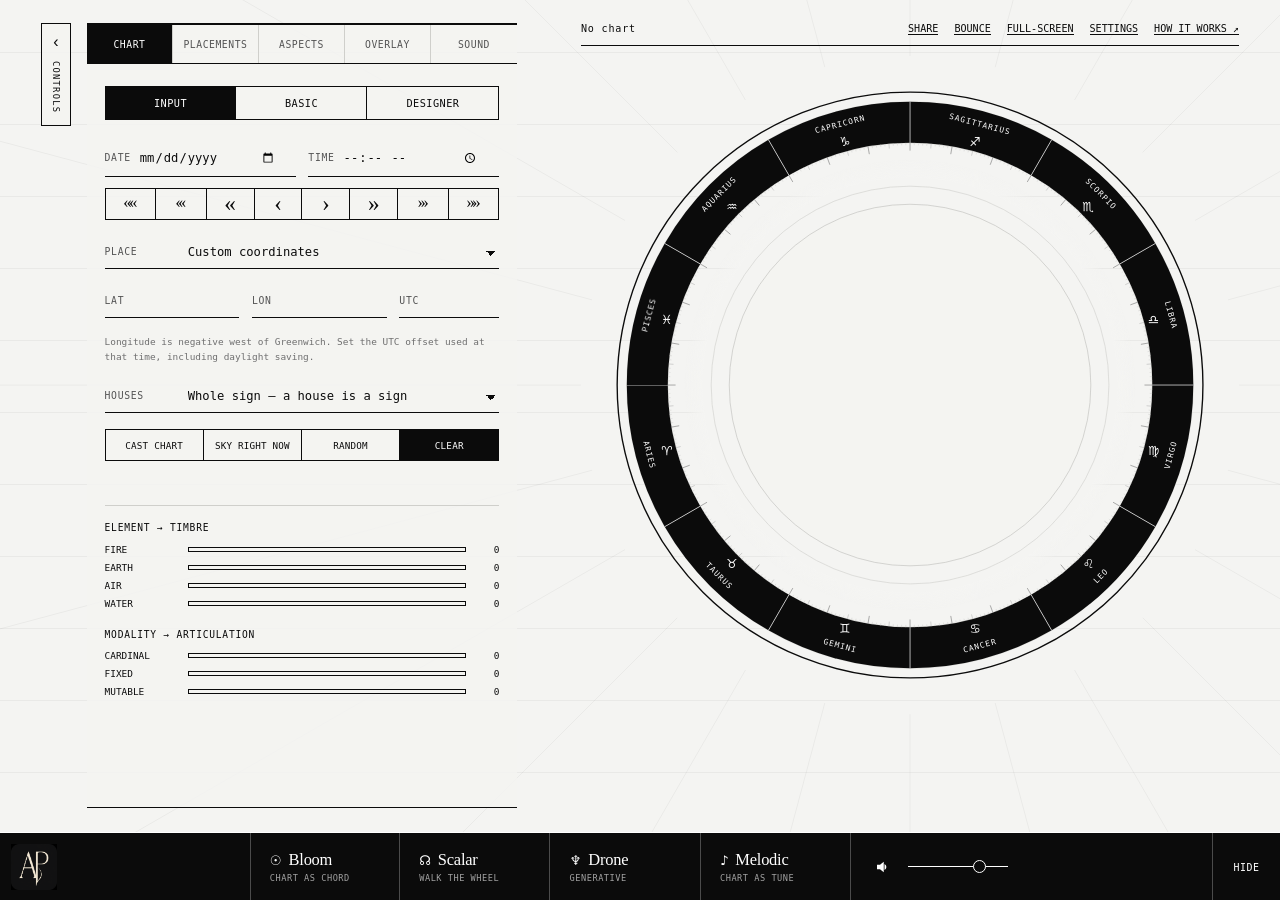
<file: index.html>
<!DOCTYPE html>
<html lang="en">
<head>
  <meta charset="utf-8">
  <meta name="viewport" content="width=device-width, initial-scale=1, viewport-fit=cover">
  <title>AstroPitch</title>
  <meta name="description" content="A natal chart synthesiser. Chromatic mode locks each sign to one note; Gliss mode lets exact degree set continuous pitch. House sets gesture and element sets timbre.">
  <link rel="manifest" href="manifest.json">
  <meta name="theme-color" id="themeColorMeta" content="#f4f4f2">
  <link rel="apple-touch-icon" href="apple-touch-icon.png">
  <meta name="apple-mobile-web-app-capable" content="yes">
  <meta name="apple-mobile-web-app-status-bar-style" content="black-translucent">
  <meta name="apple-mobile-web-app-title" content="AstroPitch">
  <script>
    try {
      if (localStorage.getItem('astropitch.theme') === 'dark') {
        document.documentElement.dataset.theme = 'dark';
        document.getElementById('themeColorMeta').content = '#0b0b0b';
      }
      // Keep this query string identical to MODE_QUERY in src/ui/app.js — a
      // mismatch would flash the wrong layout before the module takes over.
      var modeOverride = localStorage.getItem('astropitch.layoutMode');
      var wantsMobile = modeOverride
        ? modeOverride === 'mobile'
        : window.matchMedia('(max-width: 760px), (pointer: coarse)').matches;
      document.documentElement.dataset.mode = wantsMobile ? 'mobile' : 'desktop';

      // Chart is the tab marked active in the markup below. Restoring any
      // other tab here, before that markup paints, avoids a flash back to
      // Chart when app.js swaps the classes over a moment later.
      var savedTab = localStorage.getItem('astropitch.activeTab');
      if (['placements', 'aspects', 'overlay', 'sound'].indexOf(savedTab) !== -1) {
        document.documentElement.dataset.activeTab = savedTab;
      }
    } catch { /* The default desktop layout still works when storage is unavailable. */ }
  </script>
  <link rel="stylesheet" href="src/styles.css">
  <link rel="icon" type="image/png" href="favicon.png?v=8">
</head>
<body>
  <canvas id="stars" aria-hidden="true"></canvas>

  <main class="stage" id="stage">
    <button
      type="button"
      class="side-rail"
      id="sideToggle"
      aria-controls="sidePanel"
      aria-expanded="true"
      aria-label="Hide the controls panel"
      title="Hide the controls — wider wheel">
      <span class="side-rail-icon" aria-hidden="true">‹</span>
      <span class="side-rail-label" aria-hidden="true">Controls</span>
    </button>

    <section class="wheel-panel">
      <div class="wheel-kicker">
        <span class="chart-label" id="chartLabel" aria-live="polite">Chart</span>
        <div class="wheel-actions">
          <button class="chart-help" id="shareBtn" title="Save or share this chart as an image">Share</button>
          <button class="chart-help" id="bounceBtn" title="Render Bloom or Scalar to an audio file">Bounce</button>
          <button class="chart-help" id="fullscreenBtn" aria-pressed="false" title="Enter full-screen (F)">Full-screen</button>
          <button class="chart-help" id="settingsBtn" aria-haspopup="dialog">Settings</button>
          <button class="chart-help" id="aboutBtn" aria-haspopup="dialog">How it works ↗</button>
        </div>
      </div>
      <div class="wheel-holder" id="wheelHolder"></div>

      <div class="readout" id="readout" aria-live="polite">
        <p class="readout-hint">Select any sign, planet, or aspect to read and hear it.</p>
      </div>
    </section>

    <aside class="side" id="sidePanel">
      <button type="button" class="sheet-handle" id="sheetHandle" aria-label="Resize the controls panel">
        <span class="sheet-handle-grip" aria-hidden="true"></span>
      </button>
      <nav class="tabs" role="tablist" aria-label="Chart controls">
        <button type="button" role="tab" class="tab is-active" id="tab-chart" data-tab="chart" aria-selected="true" aria-controls="panel-chart">Chart</button>
        <button type="button" role="tab" class="tab" id="tab-placements" data-tab="placements" aria-selected="false" aria-controls="panel-placements" tabindex="-1">Placements</button>
        <button type="button" role="tab" class="tab" id="tab-aspects" data-tab="aspects" aria-selected="false" aria-controls="panel-aspects" tabindex="-1">Aspects</button>
        <button type="button" role="tab" class="tab" id="tab-overlay" data-tab="overlay" aria-selected="false" aria-controls="panel-overlay" tabindex="-1">Overlay</button>
        <button type="button" role="tab" class="tab" id="tab-sound" data-tab="sound" aria-selected="false" aria-controls="panel-sound" tabindex="-1">Sound</button>
      </nav>

      <section class="tabpanel is-active" id="panel-chart" role="tabpanel" aria-labelledby="tab-chart" tabindex="0" data-panel="chart">
        <div class="seg" role="group" aria-label="Chart source">
          <button class="seg-btn is-active" data-source="birth">Input</button>
          <button class="seg-btn" data-source="signs">Basic</button>
          <button class="seg-btn" data-source="designer">Designer</button>
        </div>

        <form id="birthForm" class="form">
          <div class="field-row">
            <label class="field">
              <span>Date</span>
              <input type="date" id="birthDate" required>
            </label>
            <label class="field">
              <span>Time</span>
              <input type="time" id="birthTime" required>
            </label>
          </div>

          <div class="time-stepper" role="group" aria-label="Change chart date and time">
            <button type="button" class="step-month" id="monthBackBtn" title="Previous month" aria-label="Previous month">««</button>
            <button type="button" class="step-day" id="dayBackBtn" title="Previous day" aria-label="Previous day">‹‹‹</button>
            <button type="button" class="step-hour" id="hourBackBtn" title="Previous hour" aria-label="Previous hour">«</button>
            <button type="button" class="step-minute" id="minuteBackBtn" title="Previous minute" aria-label="Previous minute">‹</button>
            <button type="button" class="step-minute" id="minuteForwardBtn" title="Next minute" aria-label="Next minute">›</button>
            <button type="button" class="step-hour" id="hourForwardBtn" title="Next hour" aria-label="Next hour">»</button>
            <button type="button" class="step-day" id="dayForwardBtn" title="Next day" aria-label="Next day">›››</button>
            <button type="button" class="step-month" id="monthForwardBtn" title="Next month" aria-label="Next month">»»</button>
          </div>

          <label class="field">
            <span>Place</span>
            <select id="placePreset"></select>
          </label>

          <div class="field-row">
            <label class="field">
              <span>Lat<span class="sr-only">itude</span></span>
              <input type="number" id="lat" step="0.001" min="-90" max="90">
            </label>
            <label class="field">
              <span>Lon<span class="sr-only">gitude</span></span>
              <input type="number" id="lon" step="0.001" min="-180" max="180">
            </label>
            <label class="field narrow">
              <span>UTC<span class="sr-only"> offset</span></span>
              <input type="number" id="utcOffset" step="0.5" min="-12" max="14">
            </label>
          </div>

          <p class="note">
            Longitude is negative west of Greenwich. Set the UTC offset used at
            that time, including daylight saving.
          </p>

          <label class="field">
            <span>Houses</span>
            <select id="houseSystem">
              <option value="placidus">Placidus — divided by semi-arc</option>
              <option value="whole" selected>Whole sign — a house is a sign</option>
              <option value="equal">Equal — 30° from the Ascendant</option>
            </select>
          </label>

          <div class="seg chart-source-seg" role="group" aria-label="Chart to display">
            <button type="submit" class="seg-btn is-active" id="castBtn">Cast chart</button>
            <button type="button" class="seg-btn" id="nowBtn">Sky right now</button>
            <button type="button" class="seg-btn" id="randomBtn">Random</button>
            <button type="button" class="seg-btn" id="clearChartBtn">Clear</button>
          </div>
        </form>

        <form id="signsForm" class="form is-hidden">
          <div id="signPickers" class="sign-pickers"></div>
          <div class="seg" role="group" aria-label="Basic chart actions">
            <button type="submit" class="seg-btn" id="signsRevertBtn">Revert chart</button>
            <button type="button" class="seg-btn" id="randomSignsBtn">Random</button>
            <button type="button" class="seg-btn" id="signsAllOffBtn">All off</button>
            <button type="button" class="seg-btn" id="signsAllOnBtn">All on</button>
          </div>
        </form>

        <form id="designerForm" class="form is-hidden">
          <p class="note">
            Drag bodies to shape the chord. Drag any direction label to turn
            the sky; click it to reveal its aspects.
          </p>
          <label class="designer-lock">
            <input type="checkbox" id="lockBodies">
            <span>Lock bodies</span>
            <small>Rotate planets with the sky</small>
          </label>
          <div id="designerList" class="designer-list"></div>
          <div class="seg" role="group" aria-label="Designer chart actions">
            <button type="button" class="seg-btn" id="designerResetBtn">Revert chart</button>
            <button type="button" class="seg-btn" id="designerRandomBtn">Random</button>
            <button type="button" class="seg-btn" id="designerAllOffBtn">All off</button>
            <button type="button" class="seg-btn" id="designerAllOnBtn">All on</button>
          </div>
        </form>

        <div class="balance" id="balance"></div>
      </section>

      <section class="tabpanel" id="panel-placements" role="tabpanel" aria-labelledby="tab-placements" tabindex="0" data-panel="placements">
        <p class="panel-lede">
          Click a row to hear that body's sound.
        </p>
        <div class="table-wrap">
          <table class="data" id="placementsTable">
            <thead>
              <tr><th>Body</th><th>Position</th><th>Ho.</th><th>Pitch</th></tr>
            </thead>
            <tbody></tbody>
          </table>
        </div>
      </section>

      <section class="tabpanel" id="panel-aspects" role="tabpanel" aria-labelledby="tab-aspects" tabindex="0" data-panel="aspects">
        <p class="panel-lede">
        Click to hear the harmony of an aspect.
        </p>
        <div class="table-wrap">
          <table class="data" id="aspectsTable">
            <thead>
              <tr><th>Pair</th><th>Aspect</th><th>Interval</th><th>Orb</th></tr>
            </thead>
            <tbody></tbody>
          </table>
        </div>
      </section>

      <section class="tabpanel" id="panel-overlay" role="tabpanel" aria-labelledby="tab-overlay" tabindex="0" data-panel="overlay">
        <p class="panel-lede">
          Overlay another chart to hear synastry.
        </p>

        <div class="seg" role="group" aria-label="Overlay against">
          <button class="seg-btn is-active" data-overlay="sky">sky</button>
          <button class="seg-btn" data-overlay="person">input</button>
        </div>

        <form id="skyForm" class="form">
          <p class="note">
            The sky uses the chart's place. Refresh to hear the transit move.
          </p>
          <div class="form-actions">
            <button type="submit" class="primary" id="skyOverlayBtn">Overlay the sky</button>
          </div>
        </form>

        <form id="partnerForm" class="form is-hidden">
          <div class="field-row">
            <label class="field">
              <span>Date</span>
              <input type="date" id="bDate">
            </label>
            <label class="field">
              <span>Time</span>
              <input type="time" id="bTime">
            </label>
          </div>

          <label class="field">
            <span>Place</span>
            <select id="bPlacePreset"></select>
          </label>

          <div class="field-row">
            <label class="field">
              <span>Lat<span class="sr-only">itude</span></span>
              <input type="number" id="bLat" step="0.001" min="-90" max="90">
            </label>
            <label class="field">
              <span>Lon<span class="sr-only">gitude</span></span>
              <input type="number" id="bLon" step="0.001" min="-180" max="180">
            </label>
            <label class="field narrow">
              <span>UTC<span class="sr-only"> offset</span></span>
              <input type="number" id="bUtcOffset" step="0.5" min="-12" max="14">
            </label>
          </div>

          <div class="form-actions">
            <button type="submit" class="primary" id="partnerOverlayBtn">Overlay Secondary Chart</button>
            <button type="button" class="ghost" id="bRandomBtn">Random</button>
          </div>
        </form>

        <div class="verdict" id="verdict"></div>

        <div class="table-wrap">
          <table class="data" id="contactsTable">
            <thead>
              <tr><th>Contact</th><th>Aspect</th><th>Interval</th><th>Orb</th></tr>
            </thead>
            <tbody></tbody>
          </table>
        </div>
      </section>

      <section class="tabpanel" id="panel-sound" role="tabpanel" aria-labelledby="tab-sound" tabindex="0" data-panel="sound">
        <div class="control-block">
          <label class="field">
            <span>Temperament</span>
            <select id="temperament"></select>
          </label>
          <p class="note" id="temperamentNote"></p>
        </div>

        <div class="control-block">
          <label class="field">
            <span>Reference A — <output id="refAOut">432</output> Hz</span>
            <input type="range" id="refA" min="392" max="466" step="1" value="432">
          </label>
          <p class="note">
            In Chromatic mode, each sign locks to one note in a twelve-tone
            chromatic scale. In Gliss mode, the pitch center of Aries is the
            reference A (default = 432 hz).
          </p>
        </div>

        <div class="control-block">
          <label class="field">
            <span>Tempo — <output id="tempoOut">120</output> BPM</span>
            <input type="range" id="tempo" min="40" max="300" step="1" value="120">
          </label>
        </div>

        <h3 class="legend-title">Houses are gestures</h3>
        <dl class="legend" id="houseLegend"></dl>

        <h3 class="legend-title">Element → Timbre</h3>
        <dl class="legend" id="elementLegend"></dl>
      </section>
    </aside>
  </main>

  <footer class="transport" id="transportBar">
    <div class="transport-main">
      <img class="transport-brand" src="favicon.png" alt="AstroPitch">
      <div class="transport-modes" id="transportModes"></div>
      <button class="transport-hide" id="transportHide" aria-controls="transportBar" aria-expanded="true" title="Hide the player">Hide</button>
    </div>
    <div class="volume">
      <button class="volume-toggle" id="volumeToggle" type="button" aria-pressed="false" aria-label="Mute" title="Mute">
        <svg viewBox="0 0 24 24" aria-hidden="true" width="18" height="18">
          <path d="M4 9v6h4l5 4V5L8 9H4z" fill="currentColor"/>
          <path class="volume-wave" d="M16.5 12a4.5 4.5 0 0 0-2.5-4v8a4.5 4.5 0 0 0 2.5-4z" fill="currentColor"/>
          <path class="volume-mute-mark" d="m16 9 5 6m0-6-5 6" fill="none" stroke="currentColor" stroke-width="2" stroke-linecap="round"/>
        </svg>
      </button>
      <label class="sr-only" for="volume">Volume</label>
      <input type="range" id="volume" min="0" max="1" step="0.01" value="0.75">
    </div>
  </footer>
  <button class="transport-rail" id="transportShow" aria-controls="transportBar" aria-expanded="false" title="Show the player">
    <span aria-hidden="true">↑</span>
    <span>Player</span>
  </button>

  <div class="modal" id="aboutModal" role="dialog" aria-modal="true" aria-labelledby="aboutTitle" hidden>
    <div class="modal-card">
      <button class="modal-close" id="aboutClose" aria-label="Close">×</button>
      <h2 id="aboutTitle">How it works</h2>

      <h3>Your chart, as sound</h3>
      <p>
        AstroPitch reads the chart as one ensemble. In Chromatic mode, each
        sign locks to one note in a twelve-tone chromatic scale. In Gliss mode,
        the pitch center of Aries is the reference A (default = 432 hz), and a
        planet's exact degree gives it a precise pitch. The whole zodiac makes
        one musical octave: each sign moves one step around a twelve-note scale.
      </p>

      <h3>Chart as notation</h3>
      <p>
        You can also read this on a musical staff. Two placements make a pair
        of notes; a fuller chart makes a larger chord, spread across high and
        low registers rather than packed into one spot.
      </p>
      <figure class="notation-figure">
        <svg viewBox="0 0 600 520" role="img" aria-label="Three AstroPitch notation examples">
          <desc id="notationDesc">An A and C pair for an Aries-Cancer square, an A minor chord made by adding Scorpio E, and an eleven-voice chart voicing across a grand staff.</desc>
          <defs>
            <g id="staff"><path class="notation-line" d="M44 0H560 M44 12H560 M44 24H560 M44 36H560 M44 48H560" /></g>
            <g id="notehead"><ellipse class="notation-notehead" cx="0" cy="0" rx="7" ry="5.2" transform="rotate(-18)" /></g>
            <g id="note"><ellipse class="notation-notehead" cx="0" cy="0" rx="7" ry="5.2" transform="rotate(-18)" /><path class="notation-stem" d="M6 -1V-37" /></g>
          </defs>
          <text class="notation-heading" x="44" y="20">1 · aspect pair</text>
          <use href="#staff" y="48" /><use href="#note" x="250" y="78" /><use href="#note" x="350" y="66" />
          <text class="notation-label" x="250" y="117" text-anchor="middle">A</text><text class="notation-label" x="350" y="117" text-anchor="middle">C</text>
          <path class="notation-bracket" d="M250 132V138H350V132" /><text class="notation-detail" x="300" y="153" text-anchor="middle">square → minor third</text>
          <text class="notation-heading" x="44" y="190">2 · three placements together</text>
          <use href="#staff" y="218" /><use href="#note" x="300" y="248" /><use href="#note" x="300" y="236" /><use href="#note" x="300" y="224" />
          <text class="notation-label" x="324" y="251">A</text><text class="notation-label" x="324" y="239">C</text><text class="notation-label" x="324" y="227">E</text>
          <text class="notation-detail" x="300" y="290" text-anchor="middle">A minor chord</text>
          <text class="notation-heading" x="44" y="326">3 · full chart</text>
          <use href="#staff" y="350" /><use href="#staff" y="428" /><path class="notation-brace" d="M31 350C16 350 16 374 31 389C16 404 16 428 31 476" /><path class="notation-line" d="M44 338H560 M44 488H560" />
          <path class="notation-stem" d="M306 482V350" />
          <use href="#notehead" x="300" y="482" /><text class="notation-label" x="315" y="485">Plu</text>
          <use href="#notehead" x="300" y="470" /><text class="notation-label" x="315" y="473">Sat</text>
          <use href="#notehead" x="300" y="458" /><text class="notation-label" x="315" y="461">Moo</text>
          <use href="#notehead" x="300" y="446" /><text class="notation-label" x="315" y="449">Mar</text>
          <use href="#notehead" x="300" y="434" /><text class="notation-label" x="315" y="437">Asc</text>
          <use href="#notehead" x="300" y="422" /><text class="notation-label" x="315" y="425">Sun</text>
          <use href="#notehead" x="300" y="410" /><text class="notation-label" x="315" y="413">Ven</text>
          <use href="#notehead" x="300" y="398" /><text class="notation-label" x="315" y="401">Jup</text>
          <use href="#notehead" x="300" y="386" /><text class="notation-label" x="315" y="389">Nep</text>
          <use href="#notehead" x="300" y="374" /><text class="notation-label" x="315" y="377">Mer</text>
          <use href="#notehead" x="300" y="362" /><text class="notation-label" x="315" y="365">Ura</text>
        </svg>
        <figcaption>
          The first two examples use each sign's Chromatic note to keep the
          notation easy to read. In Gliss mode, a real chart uses each
          placement's exact degree. The final stack is one chart chord: its
          body labels sit beside their notes.
        </figcaption>
      </figure>

      <h3>What each part of the chart does</h3>
      <ul class="plain">
        <li><strong>Chromatic locks a note; Gliss lets degree set pitch.</strong>
          In Gliss mode, a placement moves higher as it moves through its sign.</li>
        <li><strong>Element sets the timbre.</strong> Fire is bright, Earth is
          weighty, Air is open, and Water is fluid.</li>
        <li><strong>House sets the gesture.</strong> The same placement may be
          struck, sustained, muted, doubled, or allowed to swell in.</li>
        <li><strong>Modality sets articulation.</strong> Cardinal starts,
          fixed holds, and mutable shifts.</li>
        <li><strong>The planet sets its place in the ensemble.</strong> The
          lights lead; other bodies sit higher, lower, or further back in the
          sound. ASC and MC are directional references you click to hear,
          never chord tones.</li>
      </ul>

      <h3>Aspects and synastry</h3>
      <p>
        An aspect is heard when two placements sound together. The angle between
        them becomes an interval, so the relationship in the chart becomes a
        relationship in sound. Tighter aspects are given more weight.
      </p>
      <ul class="aspect-key" id="aspectKey"></ul>
      <p>
        In <strong>Overlay</strong>, add the sky or another chart to hear
        synastry. The two charts stay in the same pitch space; the strongest
        contacts are the ones that sound, keeping the comparison clear rather
        than crowded.
      </p>

      <h3>Start listening</h3>
      <p>
        Use <strong>Input</strong> to cast a chart from birth data, or
        <strong>Basic</strong> when that is all you know. Click any sign, planet, or aspect to hear it.
        Use <strong>Bloom</strong> for the chart as a chord, <strong>Scalar</strong>
        to move through it, <strong>Melodic</strong> for a tune built from its own
        notes, and <strong>Drone</strong> for a changing sustain.
      </p>

      <h3>Shape the chart and the sound</h3>
      <p>
        <strong>Designer</strong> lets you move or mute bodies without changing
        the chart underneath. In Settings, choose <strong>Warm</strong> for the
        smoother default palette or <strong>Bright</strong> for more attack and
        edge. Choose <strong>Chromatic</strong> for one note per sign or
        <strong>Gliss</strong> to let pitch move continuously through each sign.
      </p>

      <h3>Private, local calculations</h3>
      <p>
        Chart positions are calculated in your browser. No birth data is sent to
        a server. You can choose whole sign, equal, or Placidus houses; Placidus
        falls back to Porphyry where it has no polar solution.
      </p>
      <h3>Keyboard</h3>
      <ul class="keys">
        <li><kbd>Space</kbd> play the chart, or stop it</li>
        <li id="modeKeysHelp"></li>
        <li><kbd>[</kbd> hide or show the controls, for a wider wheel</li>
        <li><kbd>]</kbd> hide or show the player</li>
        <li><kbd>Esc</kbd> close this</li>
      </ul>

      <h3>Contacts</h3>
      <p>
        Contact the designer of the AstroPitch system at
        <a href="mailto:astropitch432@gmail.com">astropitch432@gmail.com</a>.
        The repository is at
        <a href="https://github.com/ramramstudios/astropitch-ai">ramramstudios/astropitch-ai</a>;
        see its README for a deeper explanation of the system.
      </p>

      <p class="colophon">
        Best with headphones.
      </p>
    </div>
  </div>

  <div class="modal" id="settingsModal" role="dialog" aria-modal="true" aria-labelledby="settingsTitle" hidden>
    <div class="modal-card modal-card--settings">
      <button class="modal-close" id="settingsClose" aria-label="Close settings">×</button>
      <h2 id="settingsTitle">Settings</h2>
      <div class="settings-list">
        <div class="settings-item">
          <div>
            <h3>Dark mode</h3>
            <p>Dark mode reverses the monochrome palette.</p>
          </div>
          <div class="setting-switch">
            <span id="themeLight" class="setting-switch__option is-active">Light</span>
            <label class="theme-toggle">
              <span class="sr-only">Use dark mode</span>
              <input type="checkbox" id="darkMode" role="switch" aria-label="Use dark mode">
              <span aria-hidden="true"></span>
            </label>
            <span id="themeDark" class="setting-switch__option">Dark</span>
          </div>
        </div>
        <div class="settings-item">
          <div>
            <h3>Layout</h3>
            <p>Desktop and mobile use different layouts for the wheel and
              controls. This follows your device automatically; use the
              switch to preview the other one.</p>
          </div>
          <div class="setting-switch">
            <span id="layoutDesktop" class="setting-switch__option is-active">Desktop</span>
            <label class="theme-toggle">
              <span class="sr-only">Use the mobile layout</span>
              <input type="checkbox" id="layoutMode" role="switch" aria-label="Use the mobile layout">
              <span aria-hidden="true"></span>
            </label>
            <span id="layoutMobile" class="setting-switch__option">Mobile</span>
          </div>
        </div>
        <div class="settings-item">
          <div>
            <h3>Pitch mode</h3>
            <p>Chromatic locks each sign to one note. Gliss lets pitch move
              continuously through each sign.</p>
          </div>
          <div class="setting-switch">
            <span id="pitchTwelve" class="setting-switch__option is-active">Chromatic</span>
            <label class="theme-toggle">
              <span class="sr-only">Switch between Chromatic and Gliss pitch</span>
              <input type="checkbox" id="microtonalPitch" role="switch" aria-label="Use gliding pitch">
              <span aria-hidden="true"></span>
            </label>
            <span id="pitchGliss" class="setting-switch__option">Gliss</span>
          </div>
        </div>
        <div class="settings-item settings-item--palette" tabindex="0" aria-describedby="paletteTooltip">
          <div>
            <h3>Tone palette</h3>
            <p id="paletteNote"></p>
          </div>
          <div class="setting-switch">
            <span id="paletteWarm" class="setting-switch__option is-active">Warm</span>
            <label class="theme-toggle">
              <span class="sr-only">Use the Bright tone palette</span>
              <input type="checkbox" id="palette" role="switch" aria-label="Use the Bright tone palette">
              <span aria-hidden="true"></span>
            </label>
            <span id="paletteBright" class="setting-switch__option">Bright</span>
          </div>
          <div class="palette-tooltip" id="paletteTooltip" role="tooltip">
            <table>
              <caption>How the tone palettes differ</caption>
              <thead>
                <tr><th>Layer</th><th>Warm</th><th>Bright</th></tr>
              </thead>
              <tbody>
                <tr><th>Oscillators</th><td>Custom overtone spectra</td><td>Built-in saw, square, triangle, and sine waves</td></tr>
                <tr><th>Harmonics</th><td>Smoother high-frequency rolloff</td><td>Denser, sharper spectra</td></tr>
                <tr><th>Noise + drive</th><td>Less noise and saturation</td><td>More attack noise and saturation</td></tr>
                <tr><th>House gestures</th><td>Softer motion, shallower gates, longer releases</td><td>Stronger filter, gate, and attack changes</td></tr>
              </tbody>
            </table>
          </div>
        </div>
      </div>
    </div>
  </div>

  <script type="module" src="src/ui/app.js"></script>
  <script>
    // Everything AstroPitch does is local computation, so the app shell
    // works fully offline once cached — registered after load so it never
    // competes with the page's own resources for bandwidth.
    // Native shells (Phase 4) set __astropitchNativeShell and own the bundle;
    // a service worker there would fight an OTA updater (Phase 5).
    if ('serviceWorker' in navigator && !window.__astropitchNativeShell) {
      window.addEventListener('load', () => {
        navigator.serviceWorker.register('sw.js').catch(() => { /* offline support is a bonus, not a requirement */ });
      });
    }
  </script>
</body>
</html>
</file>
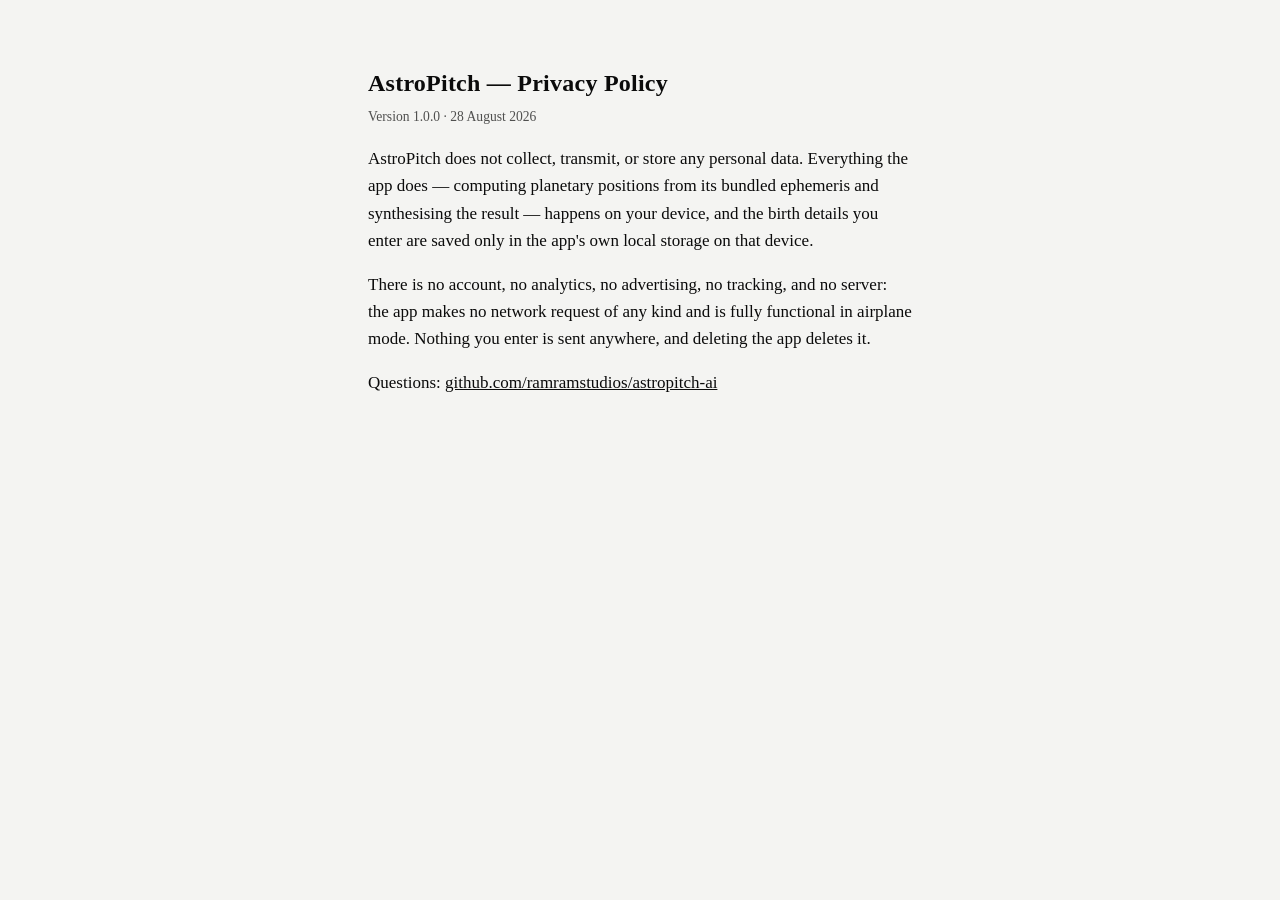
<file: docs/privacy.html>
<!doctype html>
<html lang="en">
<head>
<meta charset="utf-8">
<meta name="viewport" content="width=device-width, initial-scale=1">
<title>AstroPitch — Privacy Policy</title>
<style>
  :root { color-scheme: light dark; }
  body {
    max-width: 34rem;
    margin: 4rem auto;
    padding: 0 1.25rem;
    font: 17px/1.6 ui-serif, Georgia, "Times New Roman", serif;
    background: #f4f4f2;
    color: #0b0b0b;
  }
  @media (prefers-color-scheme: dark) {
    body { background: #0b0b0b; color: #f4f4f2; }
  }
  h1 { font-size: 1.5rem; letter-spacing: 0.01em; margin-bottom: 0.25rem; }
  .updated { font-size: 0.85rem; opacity: 0.7; margin-top: 0; }
  a { color: inherit; }
</style>
</head>
<body>
<h1>AstroPitch — Privacy Policy</h1>
<p class="updated">Version 1.0.0 · 28 August 2026</p>

<p>
  AstroPitch does not collect, transmit, or store any personal data. Everything
  the app does — computing planetary positions from its bundled ephemeris and
  synthesising the result — happens on your device, and the birth details you
  enter are saved only in the app's own local storage on that device.
</p>

<p>
  There is no account, no analytics, no advertising, no tracking, and no server:
  the app makes no network request of any kind and is fully functional in
  airplane mode. Nothing you enter is sent anywhere, and deleting the app
  deletes it.
</p>

<p>
  Questions:
  <a href="https://github.com/ramramstudios/astropitch-ai">github.com/ramramstudios/astropitch-ai</a>
</p>
</body>
</html>
</file>
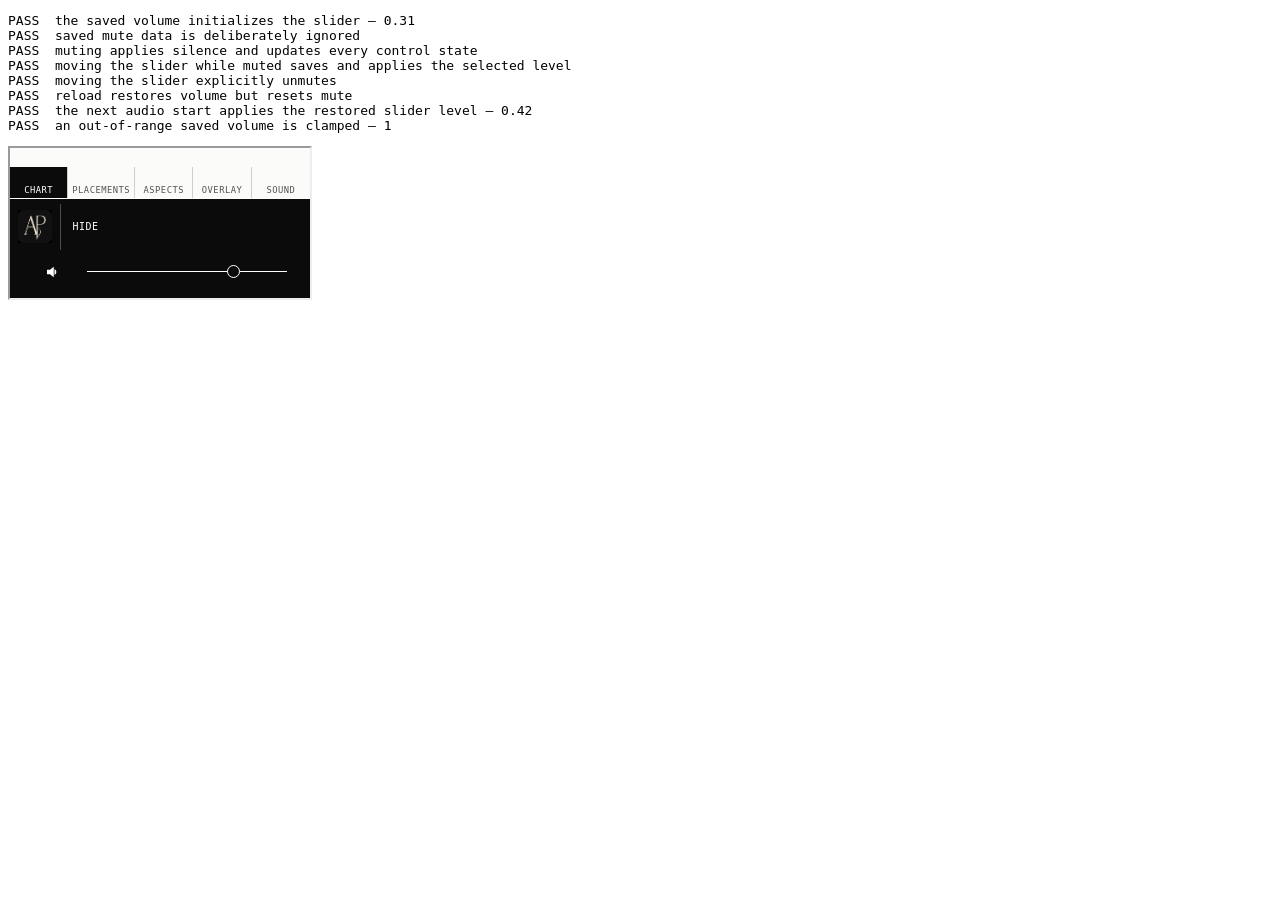
<file: tests/audio-preferences.test.html>
<!doctype html>
<html lang="en">
<head>
  <meta charset="utf-8">
  <title>Audio preference regression tests</title>
</head>
<body>
  <pre id="results"></pre>
  <script type="module">
    const AUDIO_KEY = 'astropitch.audio.v1';
    const results = document.querySelector('#results');
    window.__testFailures = 0;

    function ok(label, condition, detail = '') {
      if (!condition) window.__testFailures++;
      results.textContent += `${condition ? 'PASS' : 'FAIL'}  ${label}${detail ? ` — ${detail}` : ''}\n`;
    }

    const settle = (win) => new Promise((resolve) => win.requestAnimationFrame(() => win.requestAnimationFrame(resolve)));
    let frame = null;

    async function loadApp(rawPreference) {
      frame?.remove();
      if (rawPreference === undefined) localStorage.removeItem(AUDIO_KEY);
      else localStorage.setItem(AUDIO_KEY, rawPreference);

      frame = document.createElement('iframe');
      frame.src = `../index.html?audio-test=${Date.now()}-${Math.random()}`;
      document.body.append(frame);
      await new Promise((resolve, reject) => {
        frame.addEventListener('load', resolve, { once: true });
        frame.addEventListener('error', () => reject(new Error('index.html did not load')), { once: true });
      });
      await settle(frame.contentWindow);
      return {
        win: frame.contentWindow,
        doc: frame.contentDocument,
        $: (selector) => frame.contentDocument.querySelector(selector),
      };
    }

    try {
      localStorage.clear();

      let app = await loadApp(JSON.stringify({ volume: 0.31, muted: true }));
      ok('the saved volume initializes the slider', app.$('#volume').value === '0.31', app.$('#volume').value);
      ok('saved mute data is deliberately ignored',
        app.$('#volumeToggle').getAttribute('aria-pressed') === 'false'
        && app.$('#volumeToggle').getAttribute('aria-label') === 'Mute'
        && app.$('#volumeToggle').title === 'Mute'
        && !app.$('#volumeToggle').classList.contains('is-muted'));

      const { engine } = await app.win.Function("return import('/src/audio/engine.js')")();
      const applied = [];
      engine.setVolume = (volume) => applied.push(volume);

      app.$('#volumeToggle').click();
      ok('muting applies silence and updates every control state',
        applied.at(-1) === 0
        && app.$('#volumeToggle').getAttribute('aria-pressed') === 'true'
        && app.$('#volumeToggle').getAttribute('aria-label') === 'Unmute'
        && app.$('#volumeToggle').title === 'Unmute'
        && app.$('#volumeToggle').classList.contains('is-muted'));

      app.$('#volume').value = '0.42';
      app.$('#volume').dispatchEvent(new app.win.Event('input', { bubbles: true }));
      const savedAfterMove = JSON.parse(localStorage.getItem(AUDIO_KEY));
      ok('moving the slider while muted saves and applies the selected level',
        savedAfterMove.volume === 0.42 && applied.at(-1) === 0.42);
      ok('moving the slider explicitly unmutes',
        app.$('#volumeToggle').getAttribute('aria-pressed') === 'false'
        && app.$('#volumeToggle').getAttribute('aria-label') === 'Mute'
        && !app.$('#volumeToggle').classList.contains('is-muted'));

      app.$('#volumeToggle').click();
      app = await loadApp(localStorage.getItem(AUDIO_KEY));
      ok('reload restores volume but resets mute',
        app.$('#volume').value === '0.42'
        && app.$('#volumeToggle').getAttribute('aria-pressed') === 'false'
        && app.$('#volumeToggle').getAttribute('aria-label') === 'Mute');

      const reloadedEngine = await app.win.Function("return import('/src/audio/engine.js')")();
      const startVolumes = [];
      reloadedEngine.engine.start = async () => null;
      reloadedEngine.engine.setVolume = (volume) => startVolumes.push(volume);
      app.$('#bloomBtn').click();
      await settle(app.win);
      ok('the next audio start applies the restored slider level', startVolumes.includes(0.42), startVolumes.join(', '));

      app = await loadApp(JSON.stringify({ volume: 2 }));
      ok('an out-of-range saved volume is clamped', app.$('#volume').value === '1', app.$('#volume').value);

      app = await loadApp(JSON.stringify({ volume: 'loud' }));
      ok('a non-numeric saved volume falls back safely', app.$('#volume').value === '0.75', app.$('#volume').value);

      app = await loadApp('{bad json');
      ok('malformed saved JSON does not prevent boot',
        app.$('#volume').value === '0.75' && !!app.$('#chartLabel'));

      app = await loadApp(undefined);
      ok('users without an audio preference keep the existing default', app.$('#volume').value === '0.75');
    } catch (error) {
      window.__testFailures++;
      results.textContent += `FAIL  unexpected error — ${error.stack ?? error}\n`;
    } finally {
      frame?.remove();
      localStorage.removeItem(AUDIO_KEY);
      window.__testDone = true;
    }
  </script>
</body>
</html>
</file>
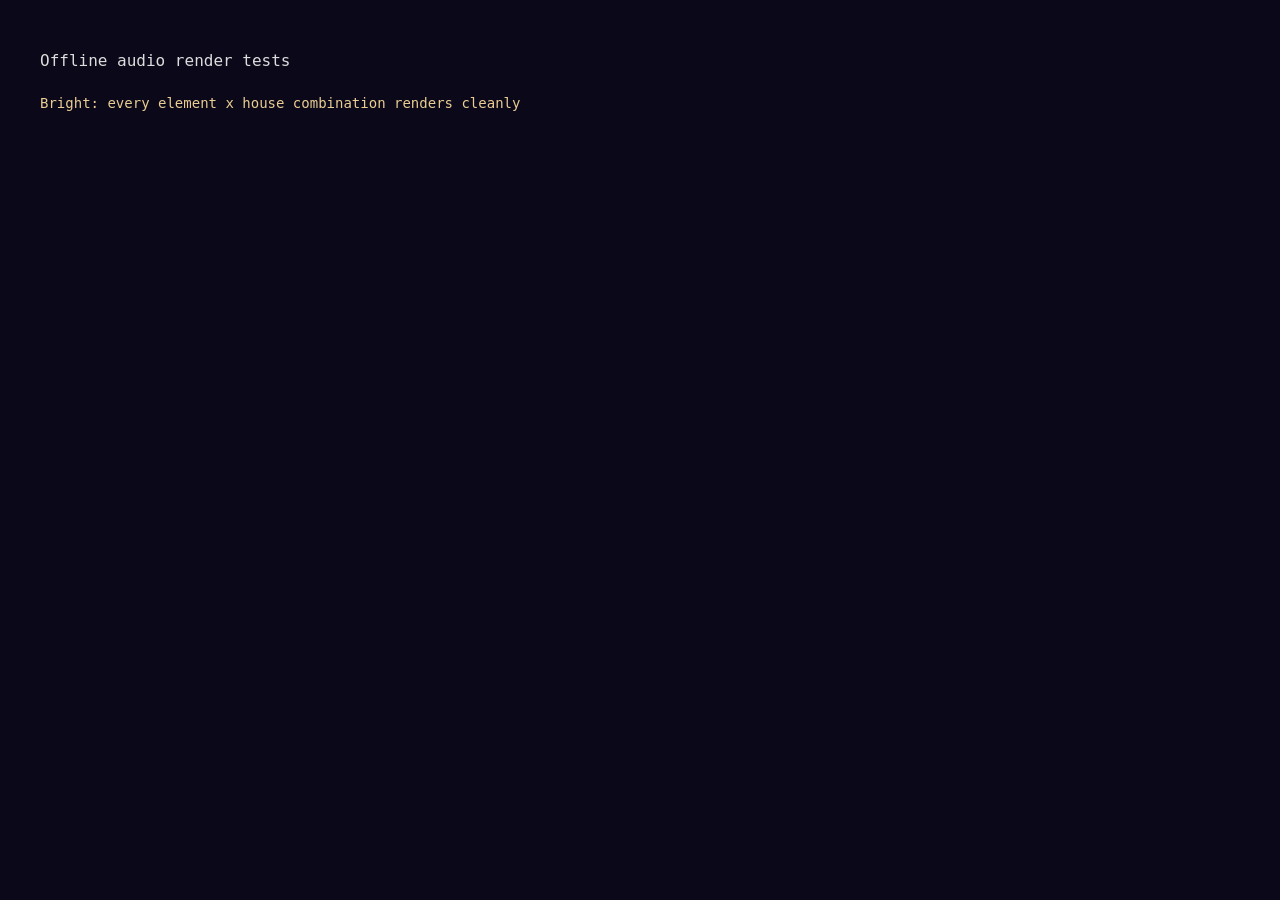
<file: tests/audio.test.html>
<!DOCTYPE html>
<html lang="en">
<head>
  <meta charset="utf-8">
  <title>AstroPitch — audio render tests</title>
  <style>
    body { font: 13px ui-monospace, Menlo, monospace; background: #0b0819; color: #ddd; padding: 2rem; }
    .pass { color: #8fbf6a; } .fail { color: #ff6a5d; } .info { color: #8d8fae; }
    h2 { font-size: 14px; color: #e9cd93; margin: 1.6rem 0 0.5rem; font-weight: 400; }
    pre { margin: 0.15rem 0; white-space: pre-wrap; }
  </style>
</head>
<body>
<h1 style="font-size:16px;font-weight:400">Offline audio render tests</h1>
<div id="out"></div>

<script type="module">
import { AudioEngine, SAT_HEADROOM } from '../src/audio/engine.js';
import { buildVoiceSpec, Voice } from '../src/audio/voices.js';
import { PALETTES, PALETTE_IDS } from '../src/audio/palettes.js';
import { frequencyFor } from '../src/audio/tuning.js';
import { SIGNS } from '../src/ontology.js';

const out = document.getElementById('out');
let failures = 0;

/**
 * Default rate for the existing suite. Real devices are not this tidy — 44.1 kHz
 * is common, and a Bluetooth route can force something else. Helpers below take
 * a rate so a parity check can render the same fixture at more than one, and so
 * an assertion here cannot quietly depend on 48 kHz by using a literal that
 * only matches this default.
 */
const RATE = 48000;

function offline(seconds, { channels = 2, rate = RATE } = {}) {
  return new OfflineAudioContext({
    numberOfChannels: channels,
    length: Math.ceil(rate * seconds),
    sampleRate: rate,
  });
}

const log = (cls, msg) => {
  const pre = document.createElement('pre');
  pre.className = cls;
  pre.textContent = msg;
  out.appendChild(pre);
};
const head = (t) => { const h = document.createElement('h2'); h.textContent = t; out.appendChild(h); };
const check = (label, ok, detail = '') => {
  if (!ok) failures++;
  log(ok ? 'pass' : 'fail', `${ok ? 'PASS' : 'FAIL'}  ${label}${detail ? `  ${detail}` : ''}`);
};

/**
 * Deterministic renders. Gesture onsets in the burst scene still draw
 * Math.random, so without this a paired comparison of two passes is not a
 * comparison. The impulse response and the voice noise buffer are hashed from
 * time rather than drawn from Math.random, so they match across sample rates
 * on their own; the seed is for everything else. renderPreMaster was left
 * unseeded once, and the staging section's numbers moved by 3 dB between two
 * runs of the same code.
 *
 * Declared here, above the helpers, because the scenes start rendering part
 * way down this file and a const referenced before its declaration runs is a
 * ReferenceError, not a hoisted binding.
 */
const realRandom = Math.random;
function seeded(fn) {
  let s = 20260807;
  Math.random = () => { s = (s * 1664525 + 1013904223) >>> 0; return s / 4294967296; };
  try { return fn(); } finally { Math.random = realRandom; }
}

async function render(seconds, build, rate = RATE) {
  const ctx = seeded(() => {
    const c = offline(seconds, { rate });
    build(new AudioEngine({ context: c }));
    return c;
  });
  return analyse(await ctx.startRendering());
}

/**
 * Detecting a click is harder than it looks.
 *
 * A sample-to-sample difference test flags every bright timbre, because a
 * sawtooth at 880 Hz legitimately jumps most of full scale once per cycle.
 * Short-block RMS is no better: at 32 samples a block is a fraction of one
 * cycle at bass frequencies, so it measures where in the waveform you happened
 * to look, not the envelope.
 *
 * What is unambiguous is a *hard cut*: a sample well above the noise floor
 * followed immediately by pure digital silence. No oscillator can do that, and
 * it is exactly what an unramped gain change sounds like.
 */
function analyse(buffer) {
  const stats = { peak: 0, rms: 0, clipped: 0, nonFinite: 0, hardCuts: 0, dc: 0, silentFor: 0 };
  const LOOKAHEAD = 64;   // 1.3 ms of silence to call it a cut
  const LOUD = 0.02;      // clearly audible before the cut
  const SILENT = 5e-4;
  let sumSq = 0;
  let sum = 0;
  let n = 0;

  for (let ch = 0; ch < buffer.numberOfChannels; ch++) {
    const d = buffer.getChannelData(ch);
    let runOfSilence = 0;
    let maxRun = 0;

    for (let i = 0; i < d.length; i++) {
      const v = d[i];
      if (!Number.isFinite(v)) { stats.nonFinite++; continue; }
      const a = Math.abs(v);
      if (a > stats.peak) stats.peak = a;
      if (a >= 0.9999) stats.clipped++;
      sumSq += v * v;
      sum += v;
      n++;
      if (a < 1e-5) { runOfSilence++; if (runOfSilence > maxRun) maxRun = runOfSilence; }
      else runOfSilence = 0;

      // Loud sample, then nothing at all: a hard cut.
      if (a > LOUD && i + LOOKAHEAD < d.length) {
        let quiet = true;
        for (let k = 1; k <= LOOKAHEAD; k++) {
          if (Math.abs(d[i + k]) >= SILENT) { quiet = false; break; }
        }
        if (quiet) stats.hardCuts++;
      }
    }
    stats.silentFor = Math.max(stats.silentFor, maxRun / buffer.sampleRate);
  }
  stats.rms = Math.sqrt(sumSq / n);
  stats.dc = sum / n;
  return stats;
}

const fmt = (s) =>
  `peak ${s.peak.toFixed(3)}  rms ${s.rms.toFixed(4)}  clipped ${s.clipped}  ` +
  `hardCuts ${s.hardCuts}  dc ${s.dc.toExponential(1)}  nonFinite ${s.nonFinite}`;

// Every palette has to survive the same 144 renders. A wavetable spectrum is a
// new way to produce a signal that is too hot or too quiet, so a palette that
// has never been rendered has never really been tested.
for (const paletteId of PALETTE_IDS) {
  head(`${PALETTES[paletteId].name}: every element x house combination renders cleanly`);
  let worstPeak = 0;
  let totalCuts = 0;
  let cutAt = [];
  let totalClipped = 0;
  let totalNonFinite = 0;
  let silentCombos = [];

  for (let signIndex = 0; signIndex < 12; signIndex++) {
    const sign = SIGNS[signIndex];
    for (let house = 1; house <= 12; house++) {
      const stats = await render(4, (engine) => {
        const spec = buildVoiceSpec({
          element: sign.element, house, modality: sign.modality, palette: paletteId,
        });
        const freq = frequencyFor(signIndex * 30 + 15, { octave: 0 });
        new Voice(engine, spec, { freq, time: 0.05, duration: 2.0, gain: 0.35, pan: 0 });
      });
      worstPeak = Math.max(worstPeak, stats.peak);
      if (stats.hardCuts > 0) { totalCuts += stats.hardCuts; cutAt.push(`${sign.name}/${house}`); }
      totalClipped += stats.clipped;
      totalNonFinite += stats.nonFinite;
      if (stats.rms < 1e-4) silentCombos.push(`${sign.name}/${house}`);
    }
  }

  check('no NaN or Infinity in any of the 144 combinations', totalNonFinite === 0, `${totalNonFinite} bad samples`);
  check('no full-scale clipping', totalClipped === 0, `${totalClipped} clipped samples`);
  check('peak stays below full scale', worstPeak < 1.0, `worst peak ${worstPeak.toFixed(3)}`);
  check('no hard cuts (clicks)', totalCuts === 0, `${totalCuts} in ${cutAt.join(', ')}`);
  check('every combination makes sound', silentCombos.length === 0, silentCombos.join(', '));
}

head('Envelope endpoints: attack from silence, release to silence');
{
  const ctx = offline(6);
  const engine = new AudioEngine({ context: ctx });
  const spec = buildVoiceSpec({ element: 'fire', house: 1, modality: 'cardinal' });
  new Voice(engine, spec, { freq: 440, time: 0.5, duration: 1.5, gain: 0.5, pan: 0 });
  const buffer = await ctx.startRendering();
  const d = buffer.getChannelData(0);
  const rate = buffer.sampleRate;

  const at = (t) => Math.abs(d[Math.floor(t * rate)]);
  let preOnset = 0;
  for (let i = 0; i < 0.45 * rate; i++) preOnset = Math.max(preOnset, Math.abs(d[i]));
  let tail = 0;
  for (let i = Math.floor(5.5 * rate); i < d.length; i++) tail = Math.max(tail, Math.abs(d[i]));

  check('silent before the scheduled onset', preOnset < 1e-3, `peak ${preOnset.toExponential(1)}`);
  check('sounding during the note', at(1.0) > 1e-3, `level ${at(1.0).toFixed(4)}`);
  check('decayed to near silence after release', tail < 5e-3, `tail ${tail.toExponential(1)}`);
}

head('A full chart bloom stays within headroom');
{
  const stats = await render(14, (engine) => {
    // Eleven voices entering over ~7s and holding, the worst realistic case.
    const keys = [0, 1, 2, 3, 4, 5, 6, 7, 8, 9, 10];
    keys.forEach((i, idx) => {
      const sign = SIGNS[(i * 5) % 12];
      const spec = buildVoiceSpec({ element: sign.element, house: (i % 12) + 1, modality: sign.modality });
      const octave = [0, 0, -1, 1, 0, -1, 0, -2, 1, 0, -2][idx];
      const freq = frequencyFor(((i * 5) % 12) * 30 + 15, { octave });
      new Voice(engine, spec, {
        freq, time: 0.1 + idx * 0.65, duration: 9 - idx * 0.6,
        gain: 0.22 / Math.sqrt(Math.max(1, (idx + 1) * 0.55)) * 1.35,
        pan: Math.sin(i),
      });
    });
  });
  log('info', `      ${fmt(stats)}`);
  check('no clipping with 11 voices sustaining', stats.clipped === 0, `${stats.clipped} samples`);
  check('peak below full scale', stats.peak < 0.999, `peak ${stats.peak.toFixed(3)}`);
  check('peak is actually loud enough to be useful', stats.peak > 0.15, `peak ${stats.peak.toFixed(3)}`);
  check('no runaway DC offset', Math.abs(stats.dc) < 0.02, `dc ${stats.dc.toExponential(2)}`);
  check('no hard cuts across the whole arrangement', stats.hardCuts === 0, `${stats.hardCuts}`);
  check('reverb tail keeps sounding after the last release', stats.silentFor < 3.0, `longest gap ${stats.silentFor.toFixed(2)}s`);
}

head('Voice teardown: nodes are released, not leaked');
{
  const ctx = offline(4);
  const engine = new AudioEngine({ context: ctx });
  // A short release, so the teardown deadline lands inside the test's patience.
  const spec = buildVoiceSpec({ element: 'fire', house: 2, modality: 'cardinal' });
  const voices = [];
  for (let i = 0; i < 12; i++) {
    voices.push(new Voice(engine, spec, { freq: 220 * (1 + i * 0.06), time: 0.02, duration: 0.3, gain: 0.1 }));
  }
  check('engine tracks live voices', engine.voices.size > 0, `${engine.voices.size} registered`);
  await ctx.startRendering();
  // Teardown hangs off the `ended` event, with a wall-clock fallback for
  // contexts that never deliver one. An offline render finishes far faster
  // than real time, so wait out the fallback rather than the audio.
  await new Promise((r) => setTimeout(r, 2400));
  const stillHoldingNodes = voices.filter((v) => v.nodes.length > 0).length;
  check('every voice released its nodes after finishing', stillHoldingNodes === 0, `${stillHoldingNodes} still holding`);
  check('engine voice registry drained', engine.voices.size === 0, `${engine.voices.size} left`);
}

head('Voice stealing caps scheduled polyphony');
{
  const ctx = offline(3);
  const engine = new AudioEngine({ context: ctx });
  const spec = buildVoiceSpec({ element: 'air', house: 3, modality: 'fixed' });
  for (let i = 0; i < 90; i++) {
    // A scheduled release must still consume a slot until that release
    // actually happens. This used to look "released" to the engine and let
    // arbitrary numbers of audible voices escape the cap.
    new Voice(engine, spec, { freq: 300 + i * 7, time: 0.01, duration: 2, gain: 0.05 });
  }
  check('sounding polyphony capped at maxVoices',
    engine.activeVoiceCount() <= engine.maxVoices,
    `${engine.activeVoiceCount()} sounding of ${engine.maxVoices} (${engine.voices.size} incl. fading)`);
  check('scheduled voices retain slots until stolen or torn down',
    engine.activeVoiceCount() === engine.maxVoices,
    `${engine.activeVoiceCount()} reserved of ${engine.maxVoices}`);
  const buffer = await ctx.startRendering();
  const s = analyse(buffer);
  log('info', `      ${fmt(s)}`);
  check('90 simultaneous requests still do not clip', s.clipped === 0, `${s.clipped} samples`);
  check('polyphony cap comfortably covers a full two-chart bloom', engine.maxVoices >= 22, `${engine.maxVoices}`);
  check('polyphony cap is tighter than the old headroom budget', engine.maxVoices < 30, `${engine.maxVoices}`);
}

head('Polyphony cap vs. legitimate synastry bloom');
{
  const ctx = offline(10);
  const engine = new AudioEngine({ context: ctx });
  const specs = [
    { element: 'air', house: 1, modality: 'cardinal' },
    { element: 'water', house: 8, modality: 'fixed' },
    { element: 'earth', house: 4, modality: 'mutable' },
    { element: 'fire', house: 10, modality: 'cardinal' },
  ];
  for (let side = 0; side < 2; side++) {
    for (let i = 0; i < 11; i++) {
      const spec = buildVoiceSpec(specs[i % specs.length]);
      const startTime = (side * 5.5) + (i * 0.45);
      new Voice(engine, spec, { freq: 200 + i * 50 + side * 1000, time: startTime, duration: 8, gain: 0.08 });
    }
  }
  check('a full two-chart bloom (22 voices) is not stolen', engine.voices.size === 22, `${engine.voices.size} voices`);
  check('all bloom voices count toward active polyphony', engine.activeVoiceCount() === 22, `${engine.activeVoiceCount()} active`);
  for (const v of engine.voices) {
    if (v.stolen) check('no voices were stolen', false, `${v} stolen before render`);
  }
  const buffer = await ctx.startRendering();
  for (const v of engine.voices) {
    if (v.stolen) check('bloom voices never stolen during render', false, `a voice was stolen`);
  }
}

head('Click-burst dynamics: staggered burst is not squashed flat');
{
  const soloStats = await render(2.5, (engine) => {
    const spec = buildVoiceSpec({ element: 'water', house: 8, modality: 'fixed' });
    new Voice(engine, spec, { freq: 200, time: 0.05, duration: 2.0, gain: 0.15 });
  });

  const burstStats = await render(3.6, (engine) => {
    const specs = [
      { element: 'air', house: 1, modality: 'cardinal' },
      { element: 'water', house: 8, modality: 'fixed' },
      { element: 'earth', house: 4, modality: 'mutable' },
      { element: 'fire', house: 10, modality: 'cardinal' },
    ];
    for (let i = 0; i < 20; i++) {
      const spec = buildVoiceSpec(specs[i % specs.length]);
      const onset = 0.05 + (i * 0.04) + (Math.random() * 0.02);
      new Voice(engine, spec, { freq: 150 + i * 30, time: onset, duration: 2.5, gain: 0.08 });
    }
  });

  const soloCrest = soloStats.peak / Math.max(1e-6, soloStats.rms);
  const burstCrest = burstStats.peak / Math.max(1e-6, burstStats.rms);
  check('burst keeps meaningful dynamic range (not squashed flat by saturator)',
    burstCrest > soloCrest * 0.45,
    `burst crest ${burstCrest.toFixed(2)} vs solo ${soloCrest.toFixed(2)}`);
  check('burst RMS stays under saturator friendly level', burstStats.rms < 0.6, `rms ${burstStats.rms.toFixed(3)}`);
  log('info', `      solo: ${fmt(soloStats)}  |  burst: ${fmt(burstStats)}`);
}

// The engine's answer to a lot of voices at once is to write bus gain
// automation from the summed amplitude of everything scheduled to sound
// (AudioEngine._scheduleGainStaging). tests/engine.test.mjs covers that
// arithmetic; what is left for a real render is whether the arithmetic
// actually keeps the master chain out of trouble.
/**
 * Render one path of the graph alone.
 *
 * The dry signal and the effect returns answer to density very differently on
 * purpose — the sends give way harder than the bus does, so a dense passage
 * is drier as well as compensated. Measuring the sum of the two says nothing
 * useful about either: these renders are mostly tail, so total RMS is
 * dominated by the wash and reads an intended reduction in reverb as the mix
 * falling apart.
 */
async function renderPath(seconds, build, path, rate = RATE) {
  const ctx = seeded(() => {
    const c = offline(seconds, { rate });
    const engine = new AudioEngine({ context: c });
    if (path === 'dry') {
      engine.reverbReturn.gain.value = 0;
      engine.delayReturn.gain.value = 0;
    } else {
      engine.dryBus.gain.value = 0;
    }
    build(engine);
    return c;
  });
  return analyse(await ctx.startRendering());
}

async function renderPreMaster(seconds, build, config = {}, rate = RATE) {
  const ctx = seeded(() => {
    const c = offline(seconds, { rate });
    const engine = new AudioEngine({ context: c });
    Object.assign(engine, config);
    build(engine);
    engine.master.disconnect();
    engine.master.connect(c.destination);
    return c;
  });
  return analyse(await ctx.startRendering());
}

async function renderSeeded(seconds, build, trim = 1, config = {}, rate = RATE, tap = null) {
  const ctx = seeded(() => {
    const c = offline(seconds, { rate });
    const engine = new AudioEngine({ context: c });
    Object.assign(engine, config);
    build(engine);
    engine.master.gain.value *= trim;
    if (tap) tap(engine, c);
    return c;
  });
  return await ctx.startRendering();
}

/**
 * Residual against a linear reference, in dB relative to signal.
 *
 * The same scene is rendered twice, the second time 18 dB down and scaled back
 * up. Nothing in the chain is working at that level, so the quiet pass is what
 * the loud one should have looked like if the chain were linear. Gain-matching
 * each block by least squares before differencing removes the compressors'
 * level changes, leaving what the waveform itself did.
 *
 * The block length decides what is being measured, and the default here is
 * deliberately short. At 2048 samples (43 ms) one fitted gain cannot follow a
 * limiter, so the limiter's ordinary gain riding lands in the residual and
 * swamps the rest: measured that way, deleting the saturator outright moved
 * the number by 0.2 dB. At 128 samples (2.7 ms) the fit tracks the
 * compressors, what remains is waveform distortion, and the same comparison
 * moves by 12 dB.
 */
function distortionDb(loud, quiet, scale, block = 128) {
  let residual = 0;
  let signal = 0;
  for (let ch = 0; ch < loud.numberOfChannels; ch++) {
    const b = loud.getChannelData(ch);
    const a = quiet.getChannelData(ch);
    for (let start = 0; start + block <= b.length; start += block) {
      let aa = 0;
      let ab = 0;
      for (let i = start; i < start + block; i++) {
        const av = a[i] * scale;
        aa += av * av;
        ab += av * b[i];
      }
      if (aa < 1e-12) continue;
      const alpha = ab / aa;
      for (let i = start; i < start + block; i++) {
        const fit = alpha * a[i] * scale;
        const e = b[i] - fit;
        residual += e * e;
        signal += fit * fit;
      }
    }
  }
  return signal > 0 ? 10 * Math.log10(residual / signal) : -Infinity;
}

/** In-place radix-2 FFT. N must be a power of two. */
function fftRadix2(re, im) {
  const n = re.length;
  for (let i = 1, j = 0; i < n; i++) {
    let bit = n >> 1;
    for (; j & bit; bit >>= 1) j ^= bit;
    j ^= bit;
    if (i < j) {
      const tr = re[i]; re[i] = re[j]; re[j] = tr;
      const ti = im[i]; im[i] = im[j]; im[j] = ti;
    }
  }
  for (let len = 2; len <= n; len <<= 1) {
    const ang = -2 * Math.PI / len;
    const wlenRe = Math.cos(ang);
    const wlenIm = Math.sin(ang);
    for (let i = 0; i < n; i += len) {
      let wRe = 1;
      let wIm = 0;
      for (let j = 0; j < len / 2; j++) {
        const uRe = re[i + j];
        const uIm = im[i + j];
        const vRe = re[i + j + len / 2] * wRe - im[i + j + len / 2] * wIm;
        const vIm = re[i + j + len / 2] * wIm + im[i + j + len / 2] * wRe;
        re[i + j] = uRe + vRe;
        im[i + j] = uIm + vIm;
        re[i + j + len / 2] = uRe - vRe;
        im[i + j + len / 2] = uIm - vIm;
        const nwRe = wRe * wlenRe - wIm * wlenIm;
        wIm = wRe * wlenIm + wIm * wlenRe;
        wRe = nwRe;
      }
    }
  }
}

/**
 * Fraction of windowed energy below 120 Hz, between 120 and 400 Hz, and
 * above 4 kHz. Fractions rather than absolute energy, so a 48 kHz buffer
 * being longer than a 44.1 kHz one of the same duration does not look like
 * a brighter mix. The band edges are the ones Phase 4 will report; using
 * them here means a rate-dependent brightness shift in the IR or the
 * oversampled shapers shows up as a moved fraction rather than a moved peak.
 */
function bandEnergy(buffer, edges = [120, 400, 4000]) {
  const N = 2048;
  const hop = 1024;
  const rate = buffer.sampleRate;
  const nBands = edges.length + 1;
  const acc = new Float64Array(nBands);
  let total = 0;
  const re = new Float64Array(N);
  const im = new Float64Array(N);
  const win = new Float64Array(N);
  for (let i = 0; i < N; i++) win[i] = 0.5 - 0.5 * Math.cos((2 * Math.PI * i) / (N - 1));

  for (let ch = 0; ch < buffer.numberOfChannels; ch++) {
    const d = buffer.getChannelData(ch);
    for (let start = 0; start + N <= d.length; start += hop) {
      im.fill(0);
      for (let i = 0; i < N; i++) re[i] = d[start + i] * win[i];
      fftRadix2(re, im);
      for (let k = 1; k < N / 2; k++) {
        const e = re[k] * re[k] + im[k] * im[k];
        const hz = k * rate / N;
        let b = nBands - 1;
        for (let i = 0; i < edges.length; i++) {
          if (hz < edges[i]) { b = i; break; }
        }
        acc[b] += e;
        total += e;
      }
    }
  }
  return Array.from(acc, (x) => x / (total || 1));
}

function dbRatio(a, b) {
  return 20 * Math.log10(a / b);
}

/**
 * Cubic (Catmull-Rom) 4× true-peak estimate. Sample peak misses intersample
 * peaks; a converter does not. Not a full ITU-R BS.1770 oversampler — an
 * estimate, which is what this phase asked for.
 */
function truePeak(buffer) {
  const hermite = (y0, y1, y2, y3, mu) => {
    const a0 = -0.5 * y0 + 1.5 * y1 - 1.5 * y2 + 0.5 * y3;
    const a1 = y0 - 2.5 * y1 + 2 * y2 - 0.5 * y3;
    const a2 = -0.5 * y0 + 0.5 * y2;
    return ((a0 * mu + a1) * mu + a2) * mu + y1;
  };
  let peak = 0;
  for (let ch = 0; ch < buffer.numberOfChannels; ch++) {
    const d = buffer.getChannelData(ch);
    for (let i = 1; i < d.length - 2; i++) {
      peak = Math.max(peak, Math.abs(d[i]));
      for (const mu of [0.25, 0.5, 0.75]) {
        peak = Math.max(peak, Math.abs(hermite(d[i - 1], d[i], d[i + 1], d[i + 2], mu)));
      }
    }
  }
  return peak;
}

const DENSE_SPECS = [
  { element: 'air', house: 1, modality: 'cardinal' },
  { element: 'water', house: 8, modality: 'fixed' },
  { element: 'earth', house: 4, modality: 'mutable' },
  { element: 'fire', house: 10, modality: 'cardinal' },
];

/**
 * n sustaining voices, entering in quick succession and overlapping.
 *
 * Deliberately all one voice type at one gain: the level checks below read
 * density off this, so density has to be the only thing that varies. Mixing
 * timbres in would mean the 2-voice case and the 16-voice case differed by
 * which instruments happened to be in them as much as by how many.
 */
const dense = (n, gain = 0.2) => (engine) => {
  const spec = buildVoiceSpec({ element: 'air', house: 3, modality: 'fixed' });
  for (let i = 0; i < n; i++) {
    new Voice(engine, spec, {
      freq: 160 * 2 ** (((i * 7) % 25) / 12),
      time: 0.05 + i * 0.05,
      duration: 4,
      gain,
      pan: Math.sin(i),
    });
  }
};

/**
 * Sample-rate parity. The rest of this page defaults to 48 kHz because that is
 * what OfflineAudioContext gives if you ask for nothing in particular, and
 * because the numbers already in comments were measured there. Real output
 * runs at whatever the device gives. The two places with real exposure are
 * createImpulseResponse (tail length is floor(rate * seconds), brightness
 * follows the one-pole coeff per sample) and WaveShaper.oversample, which
 * resamples relative to the context rate.
 *
 * The same 16-voice dense fixture is rendered at 44100 and 48000. Peak, RMS,
 * and band energy are bit-stable across repeat runs and get a tight bound.
 * The 128-sample residual is not: four back-to-back full-suite runs (same
 * deterministic graph, same seed, same machine) gave each rate independently
 * one of two outcomes, uncorrelated with which rate it was —
 *
 *     run 1  44100 -49.7 dB   48000 -50.7 dB   Δ 1.06 dB
 *     run 2  44100 -37.8 dB   48000 -50.7 dB   Δ 12.91 dB
 *     run 3  44100 -37.7 dB   48000 -38.6 dB   Δ 0.88 dB
 *     run 4  44100 -49.7 dB   48000 -50.7 dB   Δ 1.06 dB
 *
 * i.e. this is per-render engine jitter, not a rate effect: both -50 dB and
 * -38 dB showed up at both rates. Peak and RMS are single-render statistics
 * and do not see it; the residual differences two separate startRendering()
 * calls at a 128-sample block, and a compressor/limiter is a feedback system —
 * a sub-ULP difference in float summation order (plausible from the
 * convolver's FFT) has room to compound over 8s of gain-reduction history
 * into a macroscopically different envelope. The bound below covers the
 * worst gap actually observed, with margin; it is not tight enough to catch
 * a small rate-dependent regression in this metric, but nothing tighter would
 * survive a re-run. A future change that makes the IR a different *length*,
 * or moves both attractors together, still blows past it.
 */
const PARITY_RATES = [44100, 48000];
const PARITY_PEAK_DB = 0.4;
const PARITY_RMS_DB = 1.0;
const PARITY_RESIDUAL_DB = 15.0;
const PARITY_BAND = 0.04;
const PARITY_IR_SECONDS = 0.01;

head('Sample-rate parity: 44.1 kHz and 48 kHz stay close');
{
  const irDurations = PARITY_RATES.map((rate) => seeded(() => {
    const c = offline(0.05, { channels: 1, rate });
    return new AudioEngine({ context: c }).stages.convolver.buffer.duration;
  }));
  log('info', `      IR duration  ${PARITY_RATES.map((r, i) => `${r} Hz ${irDurations[i].toFixed(3)}s`).join('   ')}`);
  check('the impulse response lasts the same time at both rates',
    Math.abs(irDurations[0] - irDurations[1]) < PARITY_IR_SECONDS,
    `Δ ${(irDurations[0] - irDurations[1]).toFixed(4)}s`);
  check('and that time is the 3.6 s tail, not a sample-count accident',
    irDurations.every((d) => Math.abs(d - 3.6) < 0.01),
    irDurations.map((d) => d.toFixed(4)).join(', '));

  const at = {};
  for (const rate of PARITY_RATES) {
    const loud = await renderSeeded(8, dense(16), 1, {}, rate);
    const quiet = await renderSeeded(8, dense(16), 1 / 8, {}, rate);
    const stats = analyse(loud);
    at[rate] = {
      peak: stats.peak,
      rms: stats.rms,
      residual: distortionDb(loud, quiet, 8, 128),
      bands: bandEnergy(loud),
    };
  }
  const a = at[44100];
  const b = at[48000];
  const peakDb = Math.abs(dbRatio(a.peak, b.peak));
  const rmsDb = Math.abs(dbRatio(a.rms, b.rms));
  const residDb = Math.abs(a.residual - b.residual);
  const bandDelta = a.bands.map((x, i) => Math.abs(x - b.bands[i]));
  const bandNames = ['<120', '120-400', '400-4k', '>4k'];

  log('info', `      44100  peak ${a.peak.toFixed(3)}  rms ${a.rms.toFixed(4)}  residual ${a.residual.toFixed(1)} dB` +
    `  bands ${a.bands.map((x) => x.toFixed(3)).join(' ')}`);
  log('info', `      48000  peak ${b.peak.toFixed(3)}  rms ${b.rms.toFixed(4)}  residual ${b.residual.toFixed(1)} dB` +
    `  bands ${b.bands.map((x) => x.toFixed(3)).join(' ')}`);
  log('info', `      Δ peak ${peakDb.toFixed(2)} dB  rms ${rmsDb.toFixed(2)} dB  residual ${residDb.toFixed(2)} dB` +
    `  bands ${bandNames.map((n, i) => `${n} ${bandDelta[i].toFixed(3)}`).join('  ')}`);

  check('peak within a tight tolerance across rates', peakDb < PARITY_PEAK_DB,
    `${peakDb.toFixed(2)} dB of ${PARITY_PEAK_DB}`);
  check('RMS within a tight tolerance across rates', rmsDb < PARITY_RMS_DB,
    `${rmsDb.toFixed(2)} dB of ${PARITY_RMS_DB}`);
  check('128-sample residual stays within a recorded bound across rates', residDb < PARITY_RESIDUAL_DB,
    `${residDb.toFixed(2)} dB of ${PARITY_RESIDUAL_DB}`);
  check('band energy does not migrate when the rate changes',
    Math.max(...bandDelta) < PARITY_BAND,
    bandNames.map((n, i) => `${n} ${bandDelta[i].toFixed(3)}`).join('  '));
}

head('Polyphony: the master chain is never driven past what it can take');
{
  let worstPre = 0;
  let totalClipped = 0;
  const levels = [];
  for (const n of [1, 2, 4, 8, 16, 32]) {
    const pre = await renderPreMaster(8, dense(n));
    const post = await render(8, dense(n));
    const dry = await renderPath(8, dense(n), 'dry');
    const wet = await renderPath(8, dense(n), 'wet');
    worstPre = Math.max(worstPre, pre.peak);
    totalClipped += post.clipped;
    levels.push({ n, pre: pre.peak, peak: post.peak, dry: dry.rms, wet: wet.rms });
  }
  for (const l of levels) {
    log('info', `      ${String(l.n).padStart(2)} voices  into master ${l.pre.toFixed(3)}  out peak ${l.peak.toFixed(3)}` +
      `  dry ${l.dry.toFixed(4)}  wet ${l.wet.toFixed(4)}`);
  }

  // The mechanism the old code fell foul of: a WaveShaper clamps its input to
  // [-1, 1] before the curve lookup, so anything past the range its curve was
  // written across is hard clipped, whatever the curve says.
  check('the saturator is never fed past its curve\'s input range',
    worstPre < SAT_HEADROOM, `worst ${worstPre.toFixed(3)} of ${SAT_HEADROOM}`);
  check('no clipping at any density', totalClipped === 0, `${totalClipped} samples`);

  // Bounded, and not collapsed either. Judged on the dry path, which is the
  // notes: a chart filling up has to stay present without running away.
  const dryBand = levels.map((l) => l.dry / levels[0].dry);
  check('a chart filling up does not gut the notes', Math.min(...dryBand) > 0.9,
    dryBand.map((x) => x.toFixed(2)).join(' -> '));
  check('nor does density run away with them', Math.max(...dryBand) < 4,
    dryBand.map((x) => x.toFixed(2)).join(' -> '));

  // The wash is deliberately the part that gives way — the sends back off
  // harder than the bus, so density buys dryness as well as headroom. It
  // still has to be there at full density, not gone.
  const wetBand = levels.map((l) => l.wet / levels[0].wet);
  check('the wash thins out as the chart fills, as intended',
    wetBand[wetBand.length - 1] < 0.9, wetBand.map((x) => x.toFixed(2)).join(' -> '));
  check('but never disappears', Math.min(...wetBand) > 0.25,
    wetBand.map((x) => x.toFixed(2)).join(' -> '));
}

/**
 * What the residual has to stay under, as a proportion of signal.
 *
 * -30 dB is 3.2%. Not a claim about audibility: a percentage does not become
 * inaudible at a threshold, and what it sounds like depends on what the
 * distortion is and what it sits under. It is where these scenes measure with
 * the saturator drive the engine now ships, plus room for ordinary variation.
 */
const DISTORTION_LIMIT = -30;

head('Polyphony: the gain staging is what is keeping the chain clean');
{
  // The same renders with the staging defeated. Without this comparison the
  // section above only proves that some scene is quiet enough to be safe, not
  // that anything here is what makes it safe.
  const defeated = { loadRef: Infinity };
  const measure = async (n, config) => {
    const loud = await renderSeeded(8, dense(n), 1, config);
    const quiet = await renderSeeded(8, dense(n), 1 / 8, config);
    const pre = await renderPreMaster(8, dense(n), config);
    return { thd: distortionDb(loud, quiet, 8), pre: pre.peak };
  };

  const staged = await measure(24, {});
  const loose = await measure(24, defeated);
  log('info', `      24 voices  staged: into master ${staged.pre.toFixed(2)}, ${staged.thd.toFixed(1)} dB` +
    `   defeated: into master ${loose.pre.toFixed(2)}, ${loose.thd.toFixed(1)} dB`);

  check('without the staging, 24 voices drive the saturator past full scale',
    loose.pre > 1, `${loose.pre.toFixed(2)}`);
  check('the staging more than halves what reaches it',
    staged.pre < loose.pre / 1.8, `${staged.pre.toFixed(2)} vs ${loose.pre.toFixed(2)}`);
  check('leaving it well inside the curve\'s input range',
    staged.pre < SAT_HEADROOM * 0.5, `${staged.pre.toFixed(2)} of ${SAT_HEADROOM}`);
  check('and the result measurably cleaner', staged.thd < loose.thd - 3,
    `${staged.thd.toFixed(1)} dB vs ${loose.thd.toFixed(1)} dB`);

  // Stated as what it is — a proportion of the signal — rather than as a claim
  // about audibility. A residual does not become inaudible at a threshold, and
  // the old wording here dressed up -18 dB, which is 12.6% of signal, as
  // "well under audibility".
  const worst = Math.max(...await Promise.all([4, 12, 24].map(async (n) => (await measure(n, {})).thd)));
  check(`waveform distortion stays under ${(10 ** (DISTORTION_LIMIT / 20) * 100).toFixed(1)}% at every density`,
    worst < DISTORTION_LIMIT,
    `worst ${worst.toFixed(1)} dB = ${(10 ** (worst / 20) * 100).toFixed(1)}% of signal`);
}

/**
 * The four offline metrics the previous instrumentation never had.
 *
 * Only true-peak is an assertion in this phase. Per-stage residual, compressor
 * gain reduction, and band energy are reported so a later complaint can name
 * a stage and a band instead of "it sounds dirty". Turning a first reading
 * into a threshold without knowing the range is how a suite acquires a flake.
 *
 * Measured 2026-08-27, dense(16) × 8 s, 128-sample residual:
 *     glue       -59.7 dB
 *     saturator  -51.1 dB
 *     limiter    -50.9 dB
 *     output     -50.7 dB
 *     bands      <120 2.6%  120–400 81.0%  400–4k 16.3%  >4k 0.08%
 *     true peak  0.900
 *     glue.reduction    min -0.45  (varies; instrument present)
 *     limiter.reduction min -1.03  (varies; instrument present)
 */
const TAPS = {
  glue: (engine, ctx) => {
    engine.stages.glue.disconnect();
    engine.stages.glue.connect(ctx.destination);
  },
  saturator: (engine, ctx) => {
    engine.stages.satMakeup.disconnect();
    engine.stages.satMakeup.connect(ctx.destination);
  },
  limiter: (engine, ctx) => {
    engine.stages.limiter.disconnect();
    engine.stages.limiter.connect(ctx.destination);
  },
};

head('Missing offline metrics: per-stage residual, GR, bands, true peak');
{
  const fixture = dense(16);
  const seconds = 8;

  const residuals = {};
  for (const [name, tap] of Object.entries(TAPS)) {
    const loud = await renderSeeded(seconds, fixture, 1, {}, RATE, tap);
    const quiet = await renderSeeded(seconds, fixture, 1 / 8, {}, RATE, tap);
    residuals[name] = distortionDb(loud, quiet, 8, 128);
  }
  const outLoud = await renderSeeded(seconds, fixture, 1);
  const outQuiet = await renderSeeded(seconds, fixture, 1 / 8);
  residuals.output = distortionDb(outLoud, outQuiet, 8, 128);

  log('info', '      128-sample residual after each stage (reporting only):');
  for (const name of ['glue', 'saturator', 'limiter', 'output']) {
    log('info', `      ${name.padEnd(10)}  ${residuals[name].toFixed(1)} dB`);
  }

  const bands = bandEnergy(outLoud);
  const bandNames = ['<120 Hz', '120–400 Hz', '400 Hz–4 kHz', '>4 kHz'];
  log('info', `      band energy  ${bandNames.map((n, i) => `${n} ${(bands[i] * 100).toFixed(1)}%`).join('   ')}`);
  log('info', `      (Phase 4's three numbers: <120 ${(bands[0] * 100).toFixed(1)}%  120–400 ${(bands[1] * 100).toFixed(1)}%  >4 kHz ${(bands[3] * 100).toFixed(1)}%)`);

  const tp = truePeak(outLoud);
  const samplePeak = analyse(outLoud).peak;
  log('info', `      sample peak ${samplePeak.toFixed(4)}  true-peak estimate ${tp.toFixed(4)}`);
  check('true peak stays below full scale', tp < 1.0, `true peak ${tp.toFixed(4)}`);

  // Glue and limiter reduction, sampled on the audio clock during one render.
  // reduction readback is not uniformly reliable; if it sits on a constant
  // the instrument is absent and this reports a skip rather than a failure.
  const gr = { glue: [], limiter: [] };
  const grCtx = seeded(() => {
    const c = offline(seconds);
    const engine = new AudioEngine({ context: c });
    fixture(engine);
    for (const t of [1, 2, 3, 4, 5, 6]) {
      c.suspend(t).then(() => {
        gr.glue.push(engine.stages.glue.reduction);
        gr.limiter.push(engine.stages.limiter.reduction);
        c.resume();
      });
    }
    return c;
  });
  await grCtx.startRendering();
  const summariseGr = (samples, name) => {
    if (!samples.length || samples.every((x) => x === samples[0])) {
      log('info', `      ${name}.reduction unavailable or constant (${samples[0] ?? 'n/a'}); skip`);
      return;
    }
    const min = Math.min(...samples);
    const max = Math.max(...samples);
    const mean = samples.reduce((a, b) => a + b, 0) / samples.length;
    log('info', `      ${name}.reduction  min ${min.toFixed(2)}  mean ${mean.toFixed(2)}  max ${max.toFixed(2)}  n=${samples.length}`);
  };
  summariseGr(gr.glue, 'glue');
  summariseGr(gr.limiter, 'limiter');
}

head('Load model: solo true-peak vs voice.peak, and coherent vs incoherent sum');
{
  // Calibration, not a retune. The table lives next to LOAD_REF in engine.js.
  const ELEMENTS = ['fire', 'earth', 'air', 'water'];
  const MODALITIES = ['cardinal', 'fixed', 'mutable'];
  const GAIN = 0.35;
  const rows = [];

  const renderCal = async (build) => {
    const ctx = seeded(() => {
      const c = offline(3);
      const engine = new AudioEngine({ context: c });
      engine.loadRef = Infinity;
      engine.reverbReturn.gain.value = 0;
      engine.delayReturn.gain.value = 0;
      engine.master.disconnect();
      engine.master.connect(c.destination);
      const voices = build(engine);
      return { c, voices };
    });
    const buffer = await ctx.c.startRendering();
    return { tp: truePeak(buffer), peaks: ctx.voices.map((v) => v.peak) };
  };

  for (const palette of PALETTE_IDS) {
    for (const element of ELEMENTS) {
      for (const modality of MODALITIES) {
        const { tp, peaks } = await renderCal((engine) => {
          const spec = buildVoiceSpec({ element, house: 1, modality, palette });
          return [new Voice(engine, spec, { freq: 220, time: 0.05, duration: 1.5, gain: GAIN, pan: 0 })];
        });
        rows.push({ palette, element, modality, ratio: tp / peaks[0], tp, model: peaks[0] });
      }
    }
  }

  const ratios = rows.map((r) => r.ratio);
  const minR = Math.min(...ratios);
  const maxR = Math.max(...ratios);
  log('info', `      ${rows.length} solos  true/peak min ${minR.toFixed(2)}  max ${maxR.toFixed(2)}`);
  for (const r of rows) {
    log('info', `      ${r.palette} ${r.element} ${r.modality}  ${r.ratio.toFixed(2)}  (true ${r.tp.toFixed(3)} / peak ${r.model.toFixed(3)})`);
  }

  const unison = await renderCal((engine) => {
    const spec = buildVoiceSpec({ element: 'fire', house: 1, modality: 'fixed', palette: 'astropitch' });
    return [new Voice(engine, spec, { freq: 110, time: 0.05, duration: 1.5, gain: GAIN, pan: 0, unisonOctaves: [-1, 0, 1] })];
  });
  const unisonRatio = unison.tp / unison.peaks[0];
  log('info', `      unison 3oct  ${unisonRatio.toFixed(2)}`);

  check('no construction is louder than the load model claims',
    maxR < 1 && unisonRatio < 1,
    `max solo ${maxR.toFixed(2)}, unison ${unisonRatio.toFixed(2)}`);
  check('the model is not an empty overestimate either',
    minR > 0.2,
    `min ${minR.toFixed(2)}`);

  const sums = [];
  for (const n of [1, 4, 8, 16]) {
    const { tp, peaks } = await renderCal((engine) => {
      const spec = buildVoiceSpec({ element: 'air', house: 3, modality: 'fixed', palette: 'astropitch' });
      return Array.from({ length: n }, (_, i) => new Voice(engine, spec, {
        freq: 220 * 2 ** (i / 17), time: 0.05, duration: 1.5, gain: 0.2, pan: (i % 2) ? 0.4 : -0.4,
      }));
    });
    const mean = peaks.reduce((a, b) => a + b, 0) / peaks.length;
    sums.push({ n, tp, coherent: n * mean });
    log('info', `      n=${n}  true ${tp.toFixed(3)}  n×peak ${(n * mean).toFixed(3)}  true/(n×) ${(tp / (n * mean)).toFixed(2)}`);
  }
  const at16 = sums.find((s) => s.n === 16);
  check('sixteen voices do not add in phase the way the model assumes',
    at16.tp < at16.coherent * 0.5,
    `true ${at16.tp.toFixed(3)} vs n× ${at16.coherent.toFixed(3)}`);
}

head('Polyphony: reaching the cap fades voices instead of cutting them');
{
  // Far past maxVoices, so slots have to be reclaimed from voices that are
  // genuinely sounding rather than merely scheduled.
  const stats = await render(10, (engine) => {
    dense(24, 0.3)(engine);
    for (let i = 0; i < 24; i++) {
      const spec = buildVoiceSpec(DENSE_SPECS[i % DENSE_SPECS.length]);
      new Voice(engine, spec, {
        freq: 190 * 2 ** (((i * 5) % 25) / 12), time: 2.0 + i * 0.05, duration: 4, gain: 0.3, pan: -Math.sin(i),
      });
    }
  });
  log('info', `      ${fmt(stats)}`);
  check('stealing a sounding voice leaves no hard cut', stats.hardCuts === 0, `${stats.hardCuts}`);
  check('no clipping while the cap is being enforced', stats.clipped === 0, `${stats.clipped} samples`);
  check('the arrangement keeps sounding throughout', stats.silentFor < 1.0, `longest gap ${stats.silentFor.toFixed(2)}s`);
}

head('Polyphony: a voice stolen before it starts never sounds at all');
{
  const ctx = offline(4, { channels: 1 });
  const engine = new AudioEngine({ context: ctx });
  // The fastest attack any gesture has is 2 ms, and release() cannot put its
  // ramp earlier than t0 + 0.01 — so releasing a pending voice rather than
  // dropping it lets the note reach full level and fade: a blip in place of a
  // note that was never going to be heard.
  const spec = buildVoiceSpec({ element: 'fire', house: 2, modality: 'cardinal' });
  const v = new Voice(engine, spec, { freq: 440, time: 1.0, duration: 2, gain: 0.5, reverbMul: 0, delayMul: 0 });
  v.steal(0, engine.stealFade);
  const d = (await ctx.startRendering()).getChannelData(0);
  let peak = 0;
  for (let i = 0; i < d.length; i++) peak = Math.max(peak, Math.abs(d[i]));
  check('a voice stolen a second before its onset is silent', peak < 1e-4, `peak ${peak.toFixed(5)}`);
}

head('Polyphony: the bus follows a release down rather than holding it under');
{
  const ctx = offline(12, { channels: 1 });
  const engine = new AudioEngine({ context: ctx });
  const spec = buildVoiceSpec({ element: 'water', house: 8, modality: 'fixed' });
  for (let i = 0; i < 4; i++) {
    new Voice(engine, spec, { freq: 200 + i * 90, time: 0.05, duration: 1.95, gain: 0.4 });
  }
  // suspend() is the only way to read automation that has been written but
  // not yet reached.
  const seen = [];
  for (const t of [1.0, 3.0, 5.0, 7.0]) {
    ctx.suspend(t).then(() => { seen.push([t, engine.mixBus.gain.value]); ctx.resume(); });
  }
  await ctx.startRendering();
  seen.sort((a, b) => a[0] - b[0]);
  log('info', `      release ${spec.amp.release.toFixed(2)}s from t=2.0;  ` +
    seen.map(([t, g]) => `t=${t} ${g.toFixed(3)}`).join('  '));

  const held = seen[0][1];
  check('the bus is ducked while all four sustain', held < 0.8, `${held.toFixed(3)}`);
  let recovering = true;
  for (let i = 1; i < seen.length; i++) if (seen[i][1] <= seen[i - 1][1] + 0.01) recovering = false;
  check('and gives the level back as the tail decays', recovering,
    seen.map(([, g]) => g.toFixed(3)).join(' -> '));
  check('reaching full gain by the end of the release', seen[seen.length - 1][1] > 0.9,
    `${seen[seen.length - 1][1].toFixed(3)}`);
}

// A transport left running — the steady state a one-shot render never
// reaches — is covered by tests/polyphony.test.html, on its own page. It has
// to render tens of seconds of audio several times over, and stacked on top
// of the ~460 renders above it exhausts the headless renderer.

head('Reverb impulse response is well formed');
{
  // Send a single-sample impulse straight into the reverb send and inspect
  // what comes back out of the master chain.
  const stats = await render(6, (e) => {
    const src = e.ctx.createBufferSource();
    const b = e.ctx.createBuffer(1, 64, e.ctx.sampleRate);
    b.getChannelData(0)[0] = 1;
    src.buffer = b;
    const g = e.ctx.createGain();
    g.gain.value = 0.9;
    src.connect(g);
    g.connect(e.reverbSend);
    src.start(0.05);
  });
  log('info', `      ${fmt(stats)}`);
  check('reverb produces a tail', stats.rms > 1e-5, `rms ${stats.rms.toExponential(2)}`);
  check('reverb does not blow up', stats.peak < 1.0 && stats.nonFinite === 0, `peak ${stats.peak.toFixed(3)}`);
}

head('Delay feedback is stable (does not self-oscillate)');
{
  const stats = await render(12, (e) => {
    const src = e.ctx.createBufferSource();
    const b = e.ctx.createBuffer(1, 64, e.ctx.sampleRate);
    b.getChannelData(0)[0] = 1;
    src.buffer = b;
    const g = e.ctx.createGain();
    g.gain.value = 0.9;
    src.connect(g);
    g.connect(e.delaySend);
    src.start(0.05);
  });
  log('info', `      ${fmt(stats)}`);
  check('delay decays rather than runs away', stats.peak < 1.0 && stats.nonFinite === 0, `peak ${stats.peak.toFixed(3)}`);
}

head('Tuning');
{
  const a440 = frequencyFor(15, { octave: 0, refA: 440 });
  const taurus = frequencyFor(45, { octave: 0, refA: 440 });
  const pisces = frequencyFor(345, { octave: 0, refA: 440 });
  check('the centre of Aries is A 440', Math.abs(a440 - 440) < 1e-9, `${a440}`);
  // 360 degrees IS 0 degrees; the octave is carried by the octave parameter.
  check('the circle closes on itself', Math.abs(frequencyFor(360, { octave: 0 }) - frequencyFor(0, { octave: 0 })) < 1e-9);
  check('one octave up is a doubling',
    Math.abs(frequencyFor(15, { octave: 1 }) - frequencyFor(15, { octave: 0 }) * 2) < 1e-9);
  check('359.99 degrees is just under the upper Aries cusp',
    Math.abs(frequencyFor(359.99, { octave: 0 }) - 432 * 2 ** ((359.99 - 15) / 360)) < 1e-9,
    `${frequencyFor(359.99, { octave: 0 }).toFixed(3)}`);
  check('Taurus is A#/Bb 466.16', Math.abs(taurus - 466.16) < 0.01, `${taurus.toFixed(2)}`);
  check('Pisces is G#/Ab 830.61', Math.abs(pisces - 830.61) < 0.01, `${pisces.toFixed(2)}`);
  const cusp = frequencyFor(0, { octave: 0, refA: 440 });
  check('an Aries cusp is 50 cents below its centre pitch', Math.abs(cusp - 440 * 2 ** (-0.5 / 12)) < 1e-9, `${cusp.toFixed(3)}`);
  const just = frequencyFor(120, { octave: 0, refA: 440, temperament: 'just' });
  check('just intonation gives a pure 5/4 on the trine', Math.abs(just - 440 * 5 / 4) < 1e-9, `${just.toFixed(3)}`);
}

const summary = document.createElement('h2');
summary.textContent = failures === 0 ? 'ALL AUDIO TESTS PASSED' : `${failures} AUDIO TEST(S) FAILED`;
summary.style.color = failures === 0 ? '#8fbf6a' : '#ff6a5d';
out.appendChild(summary);
window.__testFailures = failures;
window.__testDone = true;
</script>
</body>
</html>
</file>
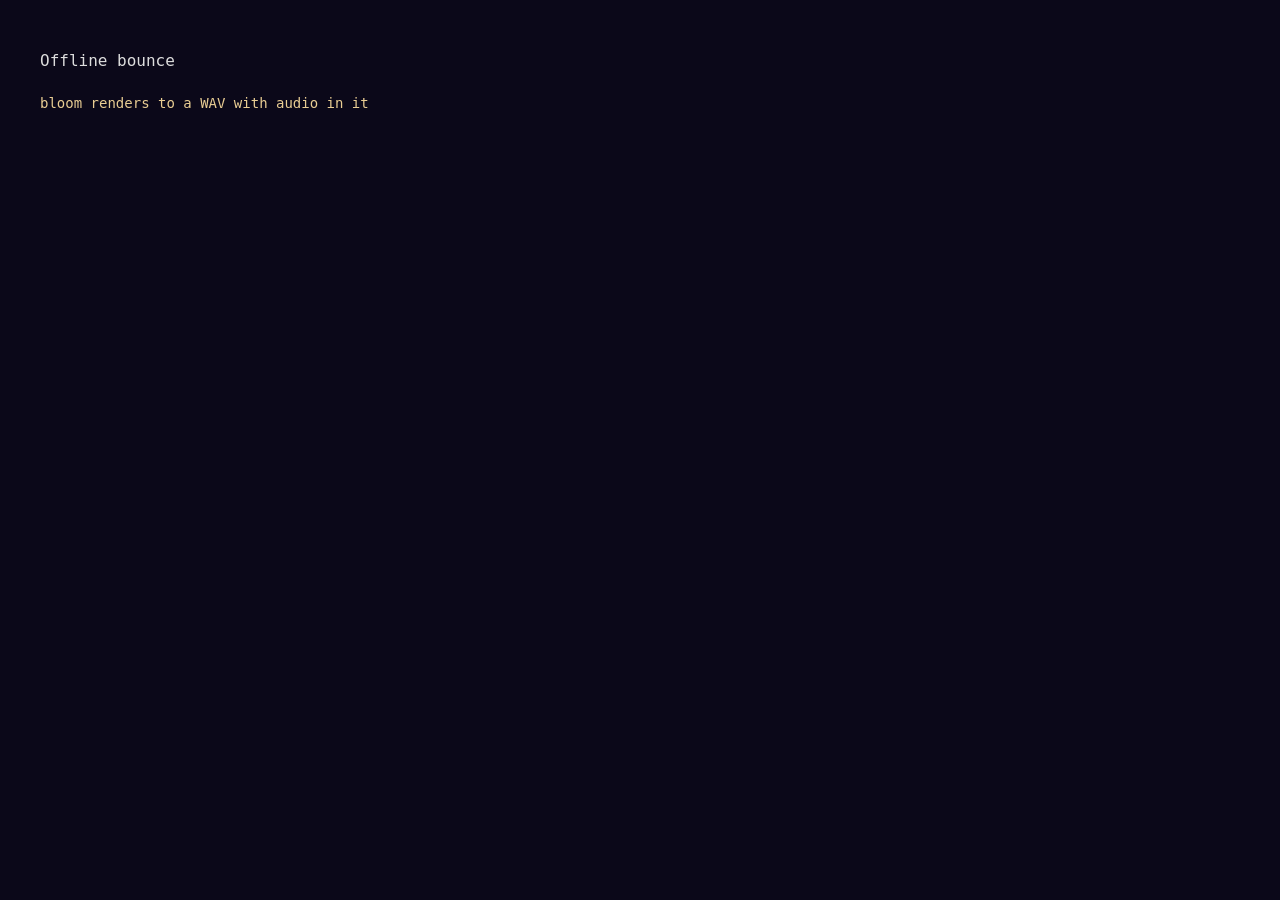
<file: tests/bounce.test.html>
<!DOCTYPE html>
<html lang="en">
<head>
  <meta charset="utf-8">
  <title>AstroPitch — offline bounce tests</title>
  <style>
    body { font: 13px ui-monospace, Menlo, monospace; background: #0b0819; color: #ddd; padding: 2rem; }
    .pass { color: #8fbf6a; } .fail { color: #ff6a5d; } .info { color: #8d8fae; }
    h2 { font-size: 14px; color: #e9cd93; margin: 1.6rem 0 0.5rem; font-weight: 400; }
    pre { margin: 0.15rem 0; white-space: pre-wrap; }
  </style>
</head>
<body>
<h1 style="font-size:16px;font-weight:400">Offline bounce</h1>
<div id="out"></div>

<script type="module">
/**
 * Does the WAV bounce actually render audio?
 *
 * tests/mobile.test.mjs covers the pure parts — the WAV header, the clipping,
 * the trim and fade, which modes are refused. None of that needs an audio
 * context and none of it can tell you whether `bounceToWav` produces sound:
 * the whole path from a real OfflineAudioContext through the engine, the
 * performer, and a finite mode's schedule only exists in a browser.
 *
 * This is the check that the file is not a minute of silence. It is small on
 * purpose — two renders — because tests/audio.test.html and
 * tests/polyphony.test.html already exhaust the headless renderer between
 * them, and this exists to prove the path is wired, not to measure the sound.
 */
import { makeChart } from '../src/chart.js';
import { SOUNDING_BODIES } from '../src/ontology.js';
import { bounceToWav, BOUNCE_RATE } from '../src/audio/bounce.js';

const out = document.getElementById('out');
let failures = 0;
const log = (cls, msg) => {
  const pre = document.createElement('pre');
  pre.className = cls;
  pre.textContent = msg;
  out.appendChild(pre);
};
const head = (t) => { const h = document.createElement('h2'); h.textContent = t; out.appendChild(h); };
const check = (label, ok, detail = '') => {
  if (!ok) failures++;
  log(ok ? 'pass' : 'fail', `${ok ? 'PASS' : 'FAIL'}  ${label}${detail ? `  ${detail}` : ''}`);
};

const spread = (offset) => Object.fromEntries(SOUNDING_BODIES.map((k, i) => [k, (i * 33 + offset) % 360]));
const CHART = makeChart(spread(0), { system: 'whole' });

// Deterministic: gesture onsets still draw Math.random, and a size comparison
// between two renders is only a comparison if both got the same notes.
const realRandom = Math.random;
const seeded = async (fn) => {
  let s = 20260807;
  Math.random = () => { s = (s * 1664525 + 1013904223) >>> 0; return s / 4294967296; };
  try { return await fn(); } finally { Math.random = realRandom; }
};

/** Read back what encodeWav wrote, so the assertions are about the real file. */
function decode(wav) {
  const view = new DataView(wav);
  const channels = view.getUint16(22, true);
  const rate = view.getUint32(24, true);
  const bytes = view.getUint32(40, true);
  const frames = bytes / (channels * 2);
  let peak = 0;
  let sum = 0;
  let nonZero = 0;
  for (let i = 0; i < frames * channels; i++) {
    const v = view.getInt16(44 + i * 2, true) / 32768;
    const a = Math.abs(v);
    if (a > peak) peak = a;
    if (a > 1e-4) nonZero++;
    sum += v * v;
  }
  return {
    channels, rate, frames,
    seconds: frames / rate,
    peak,
    rms: Math.sqrt(sum / (frames * channels)),
    audibleFraction: nonZero / (frames * channels),
  };
}

for (const mode of ['bloom', 'scalar']) {
  head(`${mode} renders to a WAV with audio in it`);
  const wav = await seeded(() => bounceToWav(CHART, mode));
  const d = decode(wav);
  log('info', `      ${d.seconds.toFixed(2)}s  ${d.channels}ch @ ${d.rate}  peak ${d.peak.toFixed(3)}  rms ${d.rms.toFixed(4)}  audible ${(d.audibleFraction * 100).toFixed(0)}%`);

  check('stereo at the bounce rate', d.channels === 2 && d.rate === BOUNCE_RATE, `${d.channels}ch @ ${d.rate}`);

  // The whole point. A silent file is what a mis-wired render produces, and
  // every pure test in mobile.test.mjs would still pass for one.
  check('the file is not silence', d.peak > 0.01, `peak ${d.peak.toFixed(4)}`);
  check('there is sustained audio, not one click',
    d.audibleFraction > 0.2, `${(d.audibleFraction * 100).toFixed(0)}% above the floor`);

  // Nothing should reach digital full scale: the master chain limits below it,
  // and a file pinned at 1.0 means the clamp in encodeWav is doing the
  // limiting instead of the mastering chain.
  check('nothing is clipped at full scale', d.peak < 0.999, `peak ${d.peak.toFixed(4)}`);

  // The render asks for 90 s and trims. A file still at the full length means
  // trimAndFade found audio at the very end, i.e. the arrangement never ended.
  check('the trailing silence was trimmed', d.seconds < 80, `${d.seconds.toFixed(2)}s`);
  check('a real arrangement, not a fragment', d.seconds > 3, `${d.seconds.toFixed(2)}s`);

  // No click at either seam.
  const view = new DataView(wav);
  check('starts from silence', Math.abs(view.getInt16(44, true)) < 64, String(view.getInt16(44, true)));
  check('ends at silence',
    Math.abs(view.getInt16(wav.byteLength - 2, true)) < 64, String(view.getInt16(wav.byteLength - 2, true)));
}

head('a loop mode is refused rather than rendered short');
for (const mode of ['drone', 'melodic']) {
  let threw = null;
  try { await bounceToWav(CHART, mode); } catch (err) { threw = err; }
  check(`${mode} throws`, threw instanceof Error, threw ? threw.message : 'resolved');
}

head('the live engine is untouched by a bounce');
{
  // A bounce builds its own engine against an OfflineAudioContext. If it
  // reached the shared singleton instead, the app's audio would stop when a
  // file was rendered.
  const { engine } = await import('../src/audio/engine.js');
  const before = engine.ctx;
  await seeded(() => bounceToWav(CHART, 'bloom'));
  check('the shared engine never got a context', engine.ctx === before,
    `${String(before)} → ${String(engine.ctx)}`);
}

log(failures ? 'fail' : 'pass', failures ? `\n${failures} FAILED` : '\nALL BOUNCE TESTS PASSED');
window.__testFailures = failures;
window.__testDone = true;
</script>
</body>
</html>
</file>
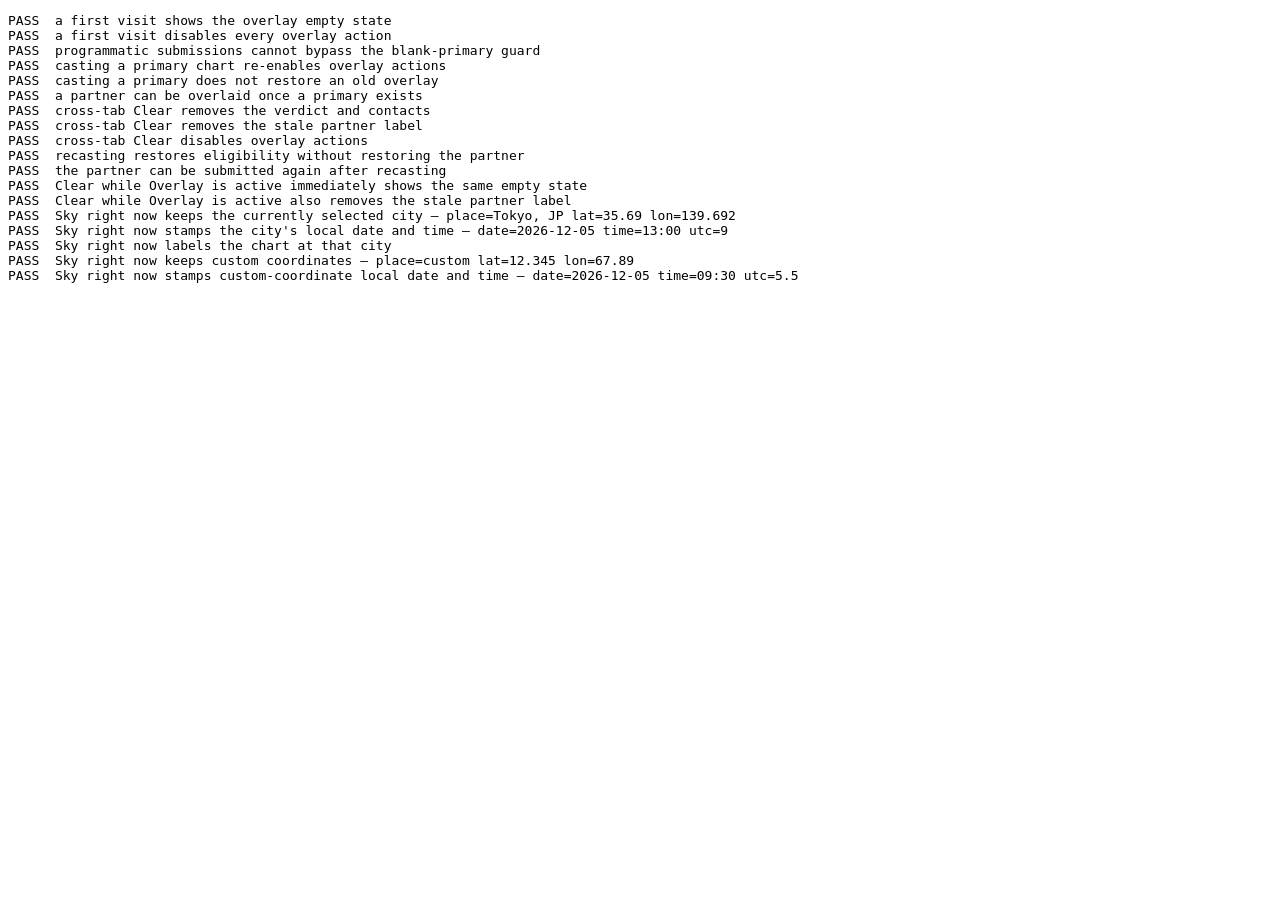
<file: tests/overlay.test.html>
<!doctype html>
<html lang="en">
<head>
  <meta charset="utf-8">
  <title>Overlay state regression tests</title>
</head>
<body>
  <pre id="results"></pre>
  <script type="module">
    const results = document.querySelector('#results');
    window.__testFailures = 0;

    function ok(label, condition, detail = '') {
      if (!condition) window.__testFailures++;
      results.textContent += `${condition ? 'PASS' : 'FAIL'}  ${label}${detail ? ` — ${detail}` : ''}\n`;
    }

    const settle = (win) => new Promise((resolve) => win.requestAnimationFrame(() => win.requestAnimationFrame(resolve)));
    const frame = document.createElement('iframe');

    try {
      localStorage.clear();
      frame.src = '../index.html';
      document.body.append(frame);
      await new Promise((resolve, reject) => {
        frame.addEventListener('load', resolve, { once: true });
        frame.addEventListener('error', () => reject(new Error('index.html did not load')), { once: true });
      });

      const win = frame.contentWindow;
      const doc = frame.contentDocument;
      const $ = (selector) => doc.querySelector(selector);
      const set = (selector, value) => {
        const input = $(selector);
        input.value = value;
        input.dispatchEvent(new win.Event('input', { bubbles: true }));
      };
      const submit = (selector) => {
        $(selector).dispatchEvent(new win.Event('submit', { bubbles: true, cancelable: true }));
      };
      const emptyOverlayIsShown = () =>
        $('#verdict').textContent.includes('Cast a chart in Input before creating an overlay.')
        && $('#contactsTable tbody').children.length === 0
        && !$('#verdict .verdict-title');

      await settle(win);

      ok('a first visit shows the overlay empty state', emptyOverlayIsShown());
      ok('a first visit disables every overlay action',
        $('#skyOverlayBtn').disabled && $('#partnerOverlayBtn').disabled && $('#bRandomBtn').disabled);

      submit('#skyForm');
      set('#bDate', '1985-09-17');
      set('#bTime', '08:20');
      set('#bLat', '51.507');
      set('#bLon', '-0.128');
      set('#bUtcOffset', '0');
      submit('#partnerForm');
      ok('programmatic submissions cannot bypass the blank-primary guard', emptyOverlayIsShown());

      set('#birthDate', '2000-01-01');
      set('#birthTime', '12:00');
      set('#lat', '0');
      set('#lon', '0');
      set('#utcOffset', '0');
      submit('#birthForm');
      $('#tab-overlay').click();
      await settle(win);

      ok('casting a primary chart re-enables overlay actions',
        !$('#skyOverlayBtn').disabled && !$('#partnerOverlayBtn').disabled && !$('#bRandomBtn').disabled);
      ok('casting a primary does not restore an old overlay',
        !$('#verdict .verdict-title') && $('#contactsTable tbody').children.length === 0);

      $('[data-overlay="person"]').click();
      set('#bDate', '1985-09-17');
      set('#bTime', '08:20');
      set('#bLat', '51.507');
      set('#bLon', '-0.128');
      set('#bUtcOffset', '0');
      submit('#partnerForm');
      await settle(win);
      ok('a partner can be overlaid once a primary exists', !!$('#verdict .verdict-title'));

      $('#tab-chart').click();
      $('#clearChartBtn').click();
      $('#tab-overlay').click();
      await settle(win);
      ok('cross-tab Clear removes the verdict and contacts', emptyOverlayIsShown());
      ok('cross-tab Clear removes the stale partner label', !$('#chartLabel').textContent.includes('×'));
      ok('cross-tab Clear disables overlay actions',
        $('#skyOverlayBtn').disabled && $('#partnerOverlayBtn').disabled && $('#bRandomBtn').disabled);

      $('#tab-chart').click();
      set('#birthDate', '2000-01-02');
      submit('#birthForm');
      $('#tab-overlay').click();
      await settle(win);
      ok('recasting restores eligibility without restoring the partner',
        !$('#skyOverlayBtn').disabled && !$('#verdict .verdict-title') && $('#contactsTable tbody').children.length === 0);

      set('#bDate', '1985-09-18');
      submit('#partnerForm');
      await settle(win);
      ok('the partner can be submitted again after recasting', !!$('#verdict .verdict-title'));

      $('#clearChartBtn').click();
      await settle(win);
      ok('Clear while Overlay is active immediately shows the same empty state', emptyOverlayIsShown());
      ok('Clear while Overlay is active also removes the stale partner label', !$('#chartLabel').textContent.includes('×'));

      // Sky right now must follow the place currently in the form, not snap
      // back to the remembered typed chart's coordinates / timezone.
      $('#tab-chart').click();
      const change = (selector, value) => {
        const input = $(selector);
        input.value = value;
        input.dispatchEvent(new win.Event('change', { bubbles: true }));
      };
      const clockMatches = (offset, beforeMs, afterMs) => {
        const date = $('#birthDate').value;
        const time = $('#birthTime').value;
        const matches = (ms) => {
          const shifted = new Date(ms + offset * 3600000);
          return date === shifted.toISOString().slice(0, 10)
            && time === shifted.toISOString().slice(11, 16);
        };
        for (let ms = beforeMs; ms <= afterMs; ms += 1000) {
          if (matches(ms)) return true;
        }
        return matches(afterMs);
      };

      const tokyo = [...$('#placePreset').options].find((o) => o.textContent.includes('Tokyo'));
      change('#placePreset', tokyo.value);
      // A previous Sky click (or a typed chart at UTC) can leave this at 0
      // while the city dropdown still names Tokyo — the offset has to come
      // from the city, not from that stale field.
      set('#utcOffset', '0');
      const beforeTokyo = Date.now();
      $('#nowBtn').click();
      const afterTokyo = Date.now();
      await settle(win);
      ok('Sky right now keeps the currently selected city',
        $('#placePreset').value === tokyo.value
        && Number($('#lat').value) === 35.690
        && Number($('#lon').value) === 139.692,
        `place=${$('#placePreset').selectedOptions[0]?.textContent} lat=${$('#lat').value} lon=${$('#lon').value}`);
      ok('Sky right now stamps the city\'s local date and time',
        Number($('#utcOffset').value) === 9 && clockMatches(9, beforeTokyo, afterTokyo),
        `date=${$('#birthDate').value} time=${$('#birthTime').value} utc=${$('#utcOffset').value}`);
      ok('Sky right now labels the chart at that city',
        $('#chartLabel').textContent.includes('Tokyo')
        && $('#chartLabel').textContent.includes('Sky right now'));

      set('#lat', '12.345');
      set('#lon', '67.89');
      set('#utcOffset', '5.5');
      const beforeCustom = Date.now();
      $('#nowBtn').click();
      const afterCustom = Date.now();
      await settle(win);
      ok('Sky right now keeps custom coordinates',
        $('#placePreset').value === 'custom'
        && Number($('#lat').value) === 12.345
        && Number($('#lon').value) === 67.89,
        `place=${$('#placePreset').value} lat=${$('#lat').value} lon=${$('#lon').value}`);
      ok('Sky right now stamps custom-coordinate local date and time',
        Number($('#utcOffset').value) === 5.5 && clockMatches(5.5, beforeCustom, afterCustom),
        `date=${$('#birthDate').value} time=${$('#birthTime').value} utc=${$('#utcOffset').value}`);
    } catch (error) {
      window.__testFailures++;
      results.textContent += `FAIL  unexpected error — ${error.stack ?? error}\n`;
    } finally {
      frame.remove();
      window.__testDone = true;
    }
  </script>
</body>
</html>
</file>
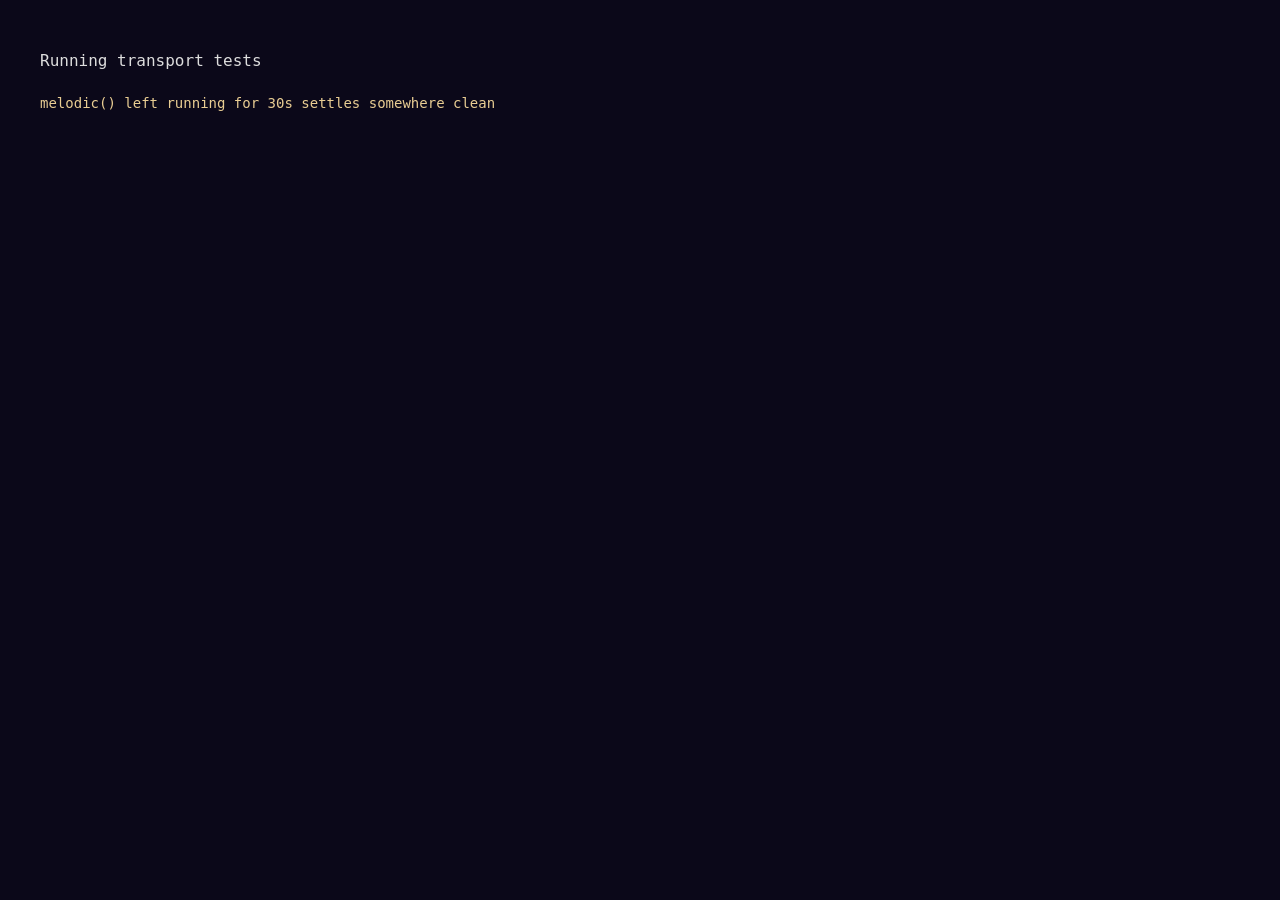
<file: tests/polyphony.test.html>
<!DOCTYPE html>
<html lang="en">
<head>
  <meta charset="utf-8">
  <title>AstroPitch — running transport tests</title>
  <style>
    body { font: 13px ui-monospace, Menlo, monospace; background: #0b0819; color: #ddd; padding: 2rem; }
    .pass { color: #8fbf6a; } .fail { color: #ff6a5d; } .info { color: #8d8fae; }
    h2 { font-size: 14px; color: #e9cd93; margin: 1.6rem 0 0.5rem; font-weight: 400; }
    pre { margin: 0.15rem 0; white-space: pre-wrap; }
  </style>
</head>
<body>
<h1 style="font-size:16px;font-weight:400">Running transport tests</h1>
<div id="out"></div>

<script type="module">
/**
 * What a transport sounds like once it has been left playing.
 *
 * Separate from tests/audio.test.html for one reason: that file renders about
 * 460 scenes, and these render tens of seconds of audio several times over.
 * Stacked on each other they exhaust the headless renderer, which dies without
 * a message and looks exactly like a hang. Kept apart, both finish.
 *
 * These drive the real melodic() and drone(), not an imitation of them. That
 * distinction has already cost this engine one wrong diagnosis: a scene built
 * to look like a melodic line is a guess about note lengths, gains and
 * overlap, and every one of those guesses changes the level arriving at the
 * master chain. The only way to be sure the thing measured is the thing the
 * user hears is to run the code the button runs.
 */
import { AudioEngine, SAT_HEADROOM, SAT_DRIVE } from '../src/audio/engine.js';
import { Performer } from '../src/audio/performer.js';
import { makeChart } from '../src/chart.js';
import { SOUNDING_BODIES } from '../src/ontology.js';

const out = document.getElementById('out');
let failures = 0;

const log = (cls, msg) => {
  const pre = document.createElement('pre');
  pre.className = cls;
  pre.textContent = msg;
  out.appendChild(pre);
};
const head = (t) => { const h = document.createElement('h2'); h.textContent = t; out.appendChild(h); };
const check = (label, ok, detail = '') => {
  if (!ok) failures++;
  log(ok ? 'pass' : 'fail', `${ok ? 'PASS' : 'FAIL'}  ${label}${detail ? `  ${detail}` : ''}`);
};

/**
 * Default rate for this suite. Helpers take `sampleRate` so a check can render
 * at 44.1 kHz without rewriting every call; windowing uses the buffer's own
 * rate, so an assertion here cannot quietly depend on this being 48000.
 */
const RATE = 48000;
const spread = (offset) => Object.fromEntries(SOUNDING_BODIES.map((k, i) => [k, (i * 33 + offset) % 360]));
const CHART = makeChart(spread(0), { system: 'whole' });

/**
 * Deterministic renders: drone's choice of which body surfaces next still
 * comes from Math.random, and a paired comparison of two renders is only a
 * comparison if both got the same notes. The impulse response and the noise
 * buffer are hashed from time, so they no longer consume the seed.
 */
const realRandom = Math.random;
const seedRandom = () => {
  let s = 20260807;
  Math.random = () => { s = (s * 1664525 + 1013904223) >>> 0; return s / 4294967296; };
};

function saturationCurveAt(drive, headroom, n = 4096) {
  const curve = new Float32Array(n);
  for (let i = 0; i < n; i++) {
    const x = (i / (n - 1)) * 2 - 1;
    curve[i] = Math.tanh(x * headroom * drive) / Math.tanh(drive);
  }
  return curve;
}

/**
 * Render the real melodic() or drone() for `seconds`.
 *
 * Both modes are driven by a 25 ms lookahead ticker on the audio clock (see
 * src/audio/scheduler.js). A wall-clock timer is no use inside an offline
 * render: it fires while the render is computing, at a rate set by how fast
 * this machine happens to be, so the same test would schedule different music
 * every run. So the timer functions are swapped for a queue keyed to
 * ctx.currentTime and drained from suspend(), which advances the context to a
 * known point and hands control back. The mode code is untouched and unaware
 * — it is the genuine implementation, on the audio clock instead of the wall
 * clock, and deterministic.
 *
 * PERIOD below must stay < LOOKAHEAD (0.15 s). Lowering LOOKAHEAD without
 * shrinking PERIOD would silently change what this suite measures: Voice
 * clamps onsets in the past to currentTime, and the thing measured would be
 * that bunching rather than the line as written. Scheduling a whole run up
 * front is *not* equivalent either: every voice would be pending at once,
 * blow past maxVoices, and what got measured would be the slot-reclaim path
 * rather than the steady state.
 */
async function renderMode(seconds, mode, { tap = false, trim = 1, config = {}, drive = null, sampleRate = RATE } = {}) {
  seedRandom();
  const ctx = new OfflineAudioContext({
    numberOfChannels: 2, length: Math.ceil(sampleRate * seconds), sampleRate,
  });
  const engine = new AudioEngine({ context: ctx });
  engine.start = async () => ctx;
  Object.assign(engine, config);
  // The trim goes on master, ahead of the whole master chain: that is what
  // makes the quiet pass a linear reference for what the chain did. It cannot
  // go on mixBus, whose gain the staging rewrites with absolute targets.
  engine.master.gain.value *= trim;
  if (drive !== null) {
    // Restore an older, harder saturator setting, makeup included, to show
    // the checks below can tell the difference.
    engine.stages.saturator.curve = saturationCurveAt(drive, SAT_HEADROOM);
    engine.stages.satMakeup.gain.value = 1;
  }
  if (tap) {
    // Straight off the master, bypassing glue/saturator/limiter/ceiling: this
    // is the level that arrives at the saturator's WaveShaper, which clamps
    // its input before the curve lookup and so hard clips past SAT_HEADROOM.
    engine.master.disconnect();
    engine.master.connect(ctx.destination);
  }

  const queue = new Map();
  let nextId = 1;
  const real = {
    si: window.setInterval, st: window.setTimeout,
    ci: window.clearInterval, ct: window.clearTimeout,
  };
  const shim = () => {
    window.setInterval = (fn, ms) => {
      const id = nextId++;
      queue.set(id, { fn, due: ctx.currentTime + ms / 1000, every: ms / 1000 });
      return id;
    };
    window.setTimeout = (fn, ms) => {
      const id = nextId++;
      queue.set(id, { fn, due: ctx.currentTime + (ms || 0) / 1000, every: null });
      return id;
    };
    window.clearInterval = (id) => queue.delete(id);
    window.clearTimeout = (id) => queue.delete(id);
  };
  const restore = () => {
    window.setInterval = real.si; window.setTimeout = real.st;
    window.clearInterval = real.ci; window.clearTimeout = real.ct;
  };

  shim();
  const performer = new Performer(engine);
  performer.setChart(CHART);
  try { await performer[mode](); } finally { restore(); }

  const PERIOD = 0.1; // must stay < LOOKAHEAD (0.15) in src/audio/scheduler.js
  const pending = [];
  for (let k = 1; k * PERIOD < seconds - 3; k++) {
    const at = k * PERIOD;
    pending.push(ctx.suspend(at).then(() => {
      shim();
      try {
        // A 25 ms interval can come due several times in one suspend. Drain
        // until the queue is ahead of the audio clock; extra ticks are no-ops
        // once the horizon has caught up to now + lookAhead.
        for (;;) {
          let fired = false;
          for (const [id, t] of [...queue].sort((a, b) => a[1].due - b[1].due)) {
            if (t.due > at) continue;
            fired = true;
            if (t.every == null) queue.delete(id); else t.due += t.every;
            t.fn();
          }
          if (!fired) break;
        }
      } catch (e) {
        // A throw here would leave resume() uncalled and the render would
        // never finish, which reads as a hang rather than as a failure.
        log('fail', `FAIL  the mode threw at ${at.toFixed(2)}s: ${e && e.message}`);
        failures++;
      }
      restore();
      ctx.resume();
    }));
  }
  const buffer = await ctx.startRendering();
  await Promise.all(pending);
  Math.random = realRandom;
  return buffer;
}

function peakPerWindow(buffer, size) {
  const hop = Math.floor(size * buffer.sampleRate);
  const peaks = [];
  for (let start = 0; start + hop <= buffer.length; start += hop) {
    let peak = 0;
    for (let ch = 0; ch < buffer.numberOfChannels; ch++) {
      const d = buffer.getChannelData(ch);
      for (let i = start; i < start + hop; i++) peak = Math.max(peak, Math.abs(d[i]));
    }
    peaks.push(peak);
  }
  return peaks;
}

function statsOf(buffer) {
  let peak = 0;
  let clipped = 0;
  let sumSq = 0;
  let n = 0;
  for (let ch = 0; ch < buffer.numberOfChannels; ch++) {
    const d = buffer.getChannelData(ch);
    for (let i = 0; i < d.length; i++) {
      const a = Math.abs(d[i]);
      if (a > peak) peak = a;
      if (a >= 0.9999) clipped++;
      sumSq += d[i] * d[i];
      n++;
    }
  }
  return { peak, clipped, rms: Math.sqrt(sumSq / n) };
}

/**
 * Residual against a linear reference, in dB relative to signal.
 *
 * The run is rendered twice, the second time 18 dB down and scaled back up.
 * Nothing in the chain is working at that level, so the quiet pass is what the
 * loud one should have looked like had the chain stayed linear. Each block is
 * gain-matched by least squares before differencing, which subtracts the
 * compressors' level moves and leaves what the waveform itself did.
 *
 * The block length is the whole measurement, and getting it wrong cost this
 * engine a wrong diagnosis. At 2048 samples (43 ms) a single fitted gain
 * cannot follow a limiter, so the limiter's ordinary gain riding lands in the
 * residual and swamps everything else: measured that way, deleting the
 * saturator outright changed the number by 0.2 dB. At 128 samples (2.7 ms) the
 * fit tracks the compressors and what remains is waveform distortion — and the
 * same comparison moves by 12 dB. Anything claiming to measure distortion here
 * has to use the short block; the long one is reported only as context.
 */
function residualDb(loud, quiet, scale, block) {
  let residual = 0;
  let signal = 0;
  for (let ch = 0; ch < loud.numberOfChannels; ch++) {
    const b = loud.getChannelData(ch);
    const a = quiet.getChannelData(ch);
    for (let start = 0; start + block <= b.length; start += block) {
      let aa = 0;
      let ab = 0;
      for (let i = start; i < start + block; i++) {
        const av = a[i] * scale;
        aa += av * av;
        ab += av * b[i];
      }
      if (aa < 1e-12) continue;
      const alpha = ab / aa;
      for (let i = start; i < start + block; i++) {
        const fit = alpha * a[i] * scale;
        const e = b[i] - fit;
        residual += e * e;
        signal += fit * fit;
      }
    }
  }
  return signal > 0 ? 10 * Math.log10(residual / signal) : -Infinity;
}

const RUN = 30;
/**
 * What the residual has to stay under, as a proportion of signal.
 *
 * -34 dB is 2.0%. This is not a claim about audibility — a percentage does not
 * become inaudible at a threshold, and it depends on what the distortion is
 * and what it sits under. It is the level the chain measures at with the
 * saturator set where the measurements settled, plus enough room that ordinary
 * variation does not fail the suite. melodic() measures -40.2 dB and drone()
 * -37.8; the drive that caused the reported buzzing measured -29.2 and -27.7.
 */
const RESIDUAL_LIMIT = -34;

for (const mode of ['melodic', 'drone']) {
  head(`${mode}() left running for ${RUN}s settles somewhere clean`);

  const pre = peakPerWindow(await renderMode(RUN, mode, { tap: true }), 5);
  const loud = await renderMode(RUN, mode);
  const quiet = await renderMode(RUN, mode, { trim: 1 / 8 });
  const post = statsOf(loud);
  const shortBlock = residualDb(loud, quiet, 8, 128);
  const longBlock = residualDb(loud, quiet, 8, 2048);
  const worst = Math.max(...pre);

  log('info', `      into the saturator per 5s: ${pre.map((p) => p.toFixed(2)).join(' ')}`);
  log('info', `      worst ${worst.toFixed(2)} of ${SAT_HEADROOM}   out peak ${post.peak.toFixed(3)}   ` +
    `rms ${post.rms.toFixed(4)}   residual ${shortBlock.toFixed(1)} dB (${longBlock.toFixed(1)} dB at 2048)`);

  check('never overruns the saturator\'s input range', worst < SAT_HEADROOM,
    `worst ${worst.toFixed(2)} of ${SAT_HEADROOM}`);
  // Loosening the staging shows here first and by a wide margin, long before
  // a one-shot render notices.
  check('and settles with real margin, not merely inside it', worst < SAT_HEADROOM * 0.6,
    `worst ${worst.toFixed(2)} of ${SAT_HEADROOM}`);
  check('no clipping anywhere in the run', post.clipped === 0, `${post.clipped} samples`);
  check(`the chain adds under ${(10 ** (RESIDUAL_LIMIT / 20) * 100).toFixed(1)}% waveform distortion`,
    shortBlock < RESIDUAL_LIMIT,
    `${shortBlock.toFixed(1)} dB = ${(10 ** (shortBlock / 20) * 100).toFixed(1)}% of signal`);

  // Effects that accumulate show as a level that keeps climbing. Only the
  // upward direction means anything: drone surfaces bodies whose gains differ
  // threefold and the last window is tail after scheduling stops, so spread on
  // its own says nothing. What must not happen is a later window louder than
  // the opening ones.
  const early = Math.max(...pre.slice(0, 2));
  const later = Math.max(...pre.slice(2, -1));
  check('the level settles rather than climbing as the effects fill up',
    later < early * 1.2, `later ${later.toFixed(2)} vs opening ${early.toFixed(2)}`);
}

head('The saturator drive is what is keeping the waveform clean');
{
  // The regression guard proper. The buzzing the engine shipped with was this
  // stage's tanh driven at 1.5, where it applied ~3 dB of gain reduction per
  // sample and intermodulated a dense mix. Without this comparison the check
  // above only says some number is small, not that the drive is why.
  const loud = await renderMode(RUN, 'melodic');
  const quiet = await renderMode(RUN, 'melodic', { trim: 1 / 8 });
  const now = residualDb(loud, quiet, 8, 128);

  const hardLoud = await renderMode(RUN, 'melodic', { drive: 1.5 });
  const hardQuiet = await renderMode(RUN, 'melodic', { drive: 1.5, trim: 1 / 8 });
  const before = residualDb(hardLoud, hardQuiet, 8, 128);

  log('info', `      drive ${SAT_DRIVE}: ${now.toFixed(1)} dB   drive 1.5: ${before.toFixed(1)} dB   ` +
    `rms ${statsOf(loud).rms.toFixed(4)} vs ${statsOf(hardLoud).rms.toFixed(4)}`);

  check('the drive that caused the buzzing measures much dirtier',
    before > now + 6, `${before.toFixed(1)} dB vs ${now.toFixed(1)} dB`);
  // Without this the check above could be passed by simply turning everything
  // down, which is the one fix that was ruled out by measurement.
  check('and the improvement was not bought by making the mix quieter',
    statsOf(loud).rms > statsOf(hardLoud).rms * 0.85,
    `rms ${statsOf(loud).rms.toFixed(4)} vs ${statsOf(hardLoud).rms.toFixed(4)}`);
}

head('The gain staging is what is keeping the level in range');
{
  // Without this, every check above would still pass on an engine that had
  // quietly stopped doing anything, and there would be no evidence that the
  // margins are earned rather than incidental.
  const staged = Math.max(...peakPerWindow(await renderMode(RUN, 'melodic', { tap: true }), 5));
  const defeated = Math.max(...peakPerWindow(
    await renderMode(RUN, 'melodic', { tap: true, config: { loadRef: Infinity } }), 5));

  log('info', `      staged ${staged.toFixed(2)}   staging defeated ${defeated.toFixed(2)}   ` +
    `(hard clip at ${SAT_HEADROOM})`);
  check('with the staging defeated the same run overruns the saturator',
    defeated > SAT_HEADROOM, `${defeated.toFixed(2)} of ${SAT_HEADROOM}`);
  check('the staging is doing the work, not the scene being quiet',
    staged < defeated / 2, `${staged.toFixed(2)} vs ${defeated.toFixed(2)}`);
}

const summary = document.createElement('h2');
summary.textContent = failures === 0 ? 'ALL RUNNING TRANSPORT TESTS PASSED' : `${failures} RUNNING TRANSPORT TEST(S) FAILED`;
summary.style.color = failures === 0 ? '#8fbf6a' : '#ff6a5d';
out.appendChild(summary);
window.__testFailures = failures;
window.__testDone = true;
</script>
</body>
</html>
</file>
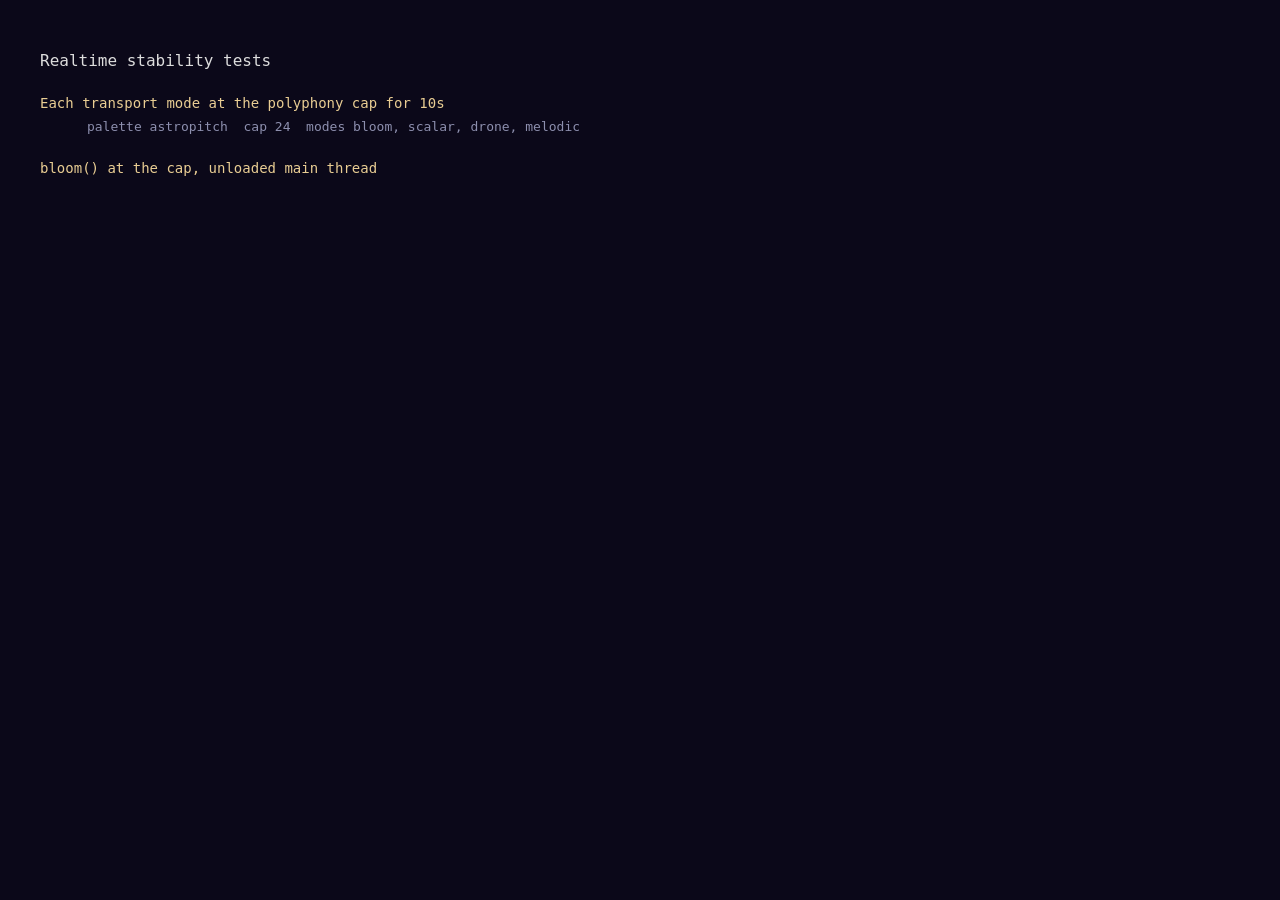
<file: tests/stability.test.html>
<!DOCTYPE html>
<html lang="en">
<head>
  <meta charset="utf-8">
  <title>AstroPitch — realtime stability tests</title>
  <style>
    body { font: 13px ui-monospace, Menlo, monospace; background: #0b0819; color: #ddd; padding: 2rem; }
    .pass { color: #8fbf6a; } .fail { color: #ff6a5d; } .info { color: #8d8fae; }
    h2 { font-size: 14px; color: #e9cd93; margin: 1.6rem 0 0.5rem; font-weight: 400; }
    pre { margin: 0.15rem 0; white-space: pre-wrap; }
  </style>
</head>
<body>
<h1 style="font-size:16px;font-weight:400">Realtime stability tests</h1>
<div id="out"></div>

<script type="module">
/**
 * Does the graph keep delivering on a clock it can fall behind?
 *
 * Every other audio suite in this repo renders through OfflineAudioContext,
 * which cannot underrun by construction. This page is the one that runs a
 * live AudioContext against wall-clock time, at the polyphony cap, with the
 * sends live, and asks whether the audio thread kept its deadline.
 *
 * Honest limit: headless Chrome drives a null audio sink at a timer-driven
 * realtime cadence. That catches CPU overload, graph stalls, and
 * main-thread-induced starvation. It does not reproduce a specific device's
 * driver behaviour, and it never will. Device dropouts remain a manual-QA
 * item, like the listening checks CLAUDE.md already requires.
 *
 * For this environment: the null sink does not underrun so much as run slow,
 * and `renderCapacity` is gone from Chrome. Single-quantum skips are noisy.
 * Realtime ratio, multi-quantum stalls, and a drop budget above the noise
 * are the regression signal. The measured table sits next to those
 * constants, the same way the saturator drive table sits in engine.js.
 */
import { AudioEngine } from '../src/audio/engine.js';
import { Performer, MODES } from '../src/audio/performer.js';
import { makeChart } from '../src/chart.js';
import { SOUNDING_BODIES } from '../src/ontology.js';
import { AudioLifecycle, lifecycleStep } from '../src/audio/lifecycle.js';

const out = document.getElementById('out');
let failures = 0;

const log = (cls, msg) => {
  const pre = document.createElement('pre');
  pre.className = cls;
  pre.textContent = msg;
  out.appendChild(pre);
};
const head = (t) => { const h = document.createElement('h2'); h.textContent = t; out.appendChild(h); };
const check = (label, ok, detail = '') => {
  if (!ok) failures++;
  log(ok ? 'pass' : 'fail', `${ok ? 'PASS' : 'FAIL'}  ${label}${detail ? `  ${detail}` : ''}`);
};

const spread = (offset) => Object.fromEntries(SOUNDING_BODIES.map((k, i) => [k, (i * 33 + offset) % 360]));
const CHART = makeChart(spread(0), { system: 'whole' });

/** Wall-clock stretch each mode (and the stressor) is left running. */
const RUN = 10;
/**
 * Bright palette, unison stacks, doubled gestures: the construction the
 * densest chart voices actually use, not a lighter stand-in.
 */
const PALETTE = 'astropitch';
const MODE_IDS = MODES.map((m) => m.id);
/** Bloom holds the whole chart as a chord — the densest texture. */
const DENSEST = 'bloom';

/**
 * Headless Chrome's null sink does not drop quanta when the render thread
 * falls behind: it just advances `currentTime` more slowly than the wall
 * clock. `AudioContext.renderCapacity` is gone from Chrome (removed from
 * the spec in 2025). Single-quantum skips also show up non-deterministically
 * (the count is too noisy here to trip on zero). So the regression signal
 * this page can actually keep is:
 *
 *   - realtime ratio (audioSec / wallSec), which is load
 *   - a multi-quantum jump, which is a stall rather than a hiccup
 *   - a drop count well above the noise, which is a graph that is actually
 *     falling apart
 *
 * First honest runs on this machine, 10 s wall, cap 24, palette astropitch,
 * 44100 Hz null sink:
 *
 *              ratio                  drops
 *     bloom    0.88 / 0.72 / 0.76 / 1.00     0 / 0 / 0 / 0
 *     scalar   0.96 / 0.88 / 0.91 / 1.00     0 / 0 / 1 / 0
 *     drone    0.72 / 0.53 / 0.67 / 1.00     0 / 0 / 1 / 1
 *     melodic  0.84 / 0.62 / 0.73 / 1.00     1 / 4 / 3 / 5
 *     stress   0.82 / 0.82 / 0.92 / 1.00     0 / 0 / 0 / 0
 *
 * Floors are 0.75 × the worst ratio. Drop budgets are the worst count plus
 * room (melodic's 5 → 8), so ordinary null-sink hiccups do not fail the suite.
 * Melodic is the mode that builds a new voice graph on the main thread for
 * every note while already at the cap; the others hold.
 */
const REALTIME_RATIO_FLOOR = {
  bloom: 0.54, scalar: 0.66, drone: 0.40, melodic: 0.46, stress: 0.61,
};
const DROP_BUDGET = {
  bloom: 2, scalar: 3, drone: 3, melodic: 8, stress: 2,
};
/** A jump larger than one 128-sample quantum is a stall, not a hiccup. */
const STALL_FRAMES = 128;

const sleep = (ms) => new Promise((r) => setTimeout(r, ms));

async function until(pred, timeoutMs, step = 50) {
  const deadline = performance.now() + timeoutMs;
  while (performance.now() < deadline) {
    if (pred()) return true;
    await sleep(step);
  }
  return pred();
}

/**
 * Pad the engine to maxVoices with sustaining chart voices so the run is
 * actually at the cap. Reverb and delay sends come from the voice specs
 * themselves — they are live because the voices are real, not because a
 * send gain was forced.
 */
function fillToCap(performer) {
  const { engine } = performer;
  const placements = performer._sounding();
  if (!placements.length) return;
  let i = 0;
  while (engine.activeVoiceCount() < engine.maxVoices) {
    const p = placements[i % placements.length];
    performer._voiceFor(p, {
      time: engine.now,
      gainMul: 0.45,
      octaveShift: (i % 3) - 1,
    });
    i++;
  }
}

async function attachWatch(ctx) {
  await ctx.audioWorklet.addModule(new URL('./stability-worklet.js', import.meta.url).href);
  const node = new AudioWorkletNode(ctx, 'quantum-watch', {
    numberOfInputs: 1, numberOfOutputs: 1, outputChannelCount: [1],
  });
  const mute = ctx.createGain();
  mute.gain.value = 0;
  // Tap the destination path so process() is called every quantum without
  // contributing signal. A disconnected worklet is not rendered at all.
  const probe = ctx.createConstantSource();
  probe.offset.value = 0;
  probe.connect(node);
  node.connect(mute);
  mute.connect(ctx.destination);
  probe.start();

  const drops = [];
  node.port.onmessage = (e) => {
    if (e.data?.type === 'drop') drops.push(e.data);
  };
  const reset = () => new Promise((resolve, reject) => {
    drops.length = 0;
    const t = setTimeout(() => reject(new Error('quantum-watch did not reset')), 2000);
    const onmsg = (e) => {
      if (e.data?.type !== 'reset-ack') return;
      clearTimeout(t);
      node.port.removeEventListener('message', onmsg);
      resolve();
    };
    node.port.addEventListener('message', onmsg);
    node.port.postMessage({ type: 'reset' });
  });
  const flush = () => new Promise((resolve, reject) => {
    const t = setTimeout(() => reject(new Error('quantum-watch did not answer')), 2000);
    const onmsg = (e) => {
      if (e.data?.type !== 'report') return;
      clearTimeout(t);
      node.port.removeEventListener('message', onmsg);
      resolve(e.data);
    };
    node.port.addEventListener('message', onmsg);
    node.port.postMessage({ type: 'flush' });
  });
  return { drops, reset, flush };
}

function attachCapacity(ctx) {
  const cap = ctx.renderCapacity;
  const samples = [];
  let available = false;
  if (cap && typeof cap.start === 'function') {
    available = true;
    cap.onupdate = (e) => {
      samples.push({
        timestamp: e.timestamp,
        averageLoad: e.averageLoad,
        peakLoad: e.peakLoad,
        underrunRatio: e.underrunRatio,
      });
    };
    try { cap.start({ updateInterval: 0.5 }); }
    catch { available = false; }
  }
  const stop = () => {
    try { cap?.stop?.(); } catch { /* not running */ }
    cap && (cap.onupdate = null);
  };
  return { available, samples, stop };
}

function summariseCapacity(samples) {
  if (!samples.length) {
    return { peakLoad: null, averageLoad: null, underrunRatio: null };
  }
  return {
    peakLoad: Math.max(...samples.map((s) => s.peakLoad)),
    averageLoad: Math.max(...samples.map((s) => s.averageLoad)),
    underrunRatio: Math.max(...samples.map((s) => s.underrunRatio)),
  };
}

/**
 * Burn the main thread in ~80 ms slices with a zero-delay yield between
 * them. Long enough to miss several 25 ms scheduler ticks (and several
 * animation frames); short enough that CDP can still poll __testDone.
 * A fully blocked main thread would look like a hung test rather than a
 * janky UI.
 */
async function stressMainThread(seconds) {
  const end = performance.now() + seconds * 1000;
  while (performance.now() < end) {
    const slice = Math.min(end, performance.now() + 80);
    let x = 0;
    while (performance.now() < slice) x += Math.sqrt(x + 1.0001);
    await sleep(0);
  }
}

async function runStretch({ mode, stress = false }) {
  const engine = new AudioEngine();
  const ctx = await engine.start();
  if (ctx.state === 'suspended') await ctx.resume();

  const watch = await attachWatch(ctx);
  const capacity = attachCapacity(ctx);

  const performer = new Performer(engine);
  performer.setChart(CHART);
  performer.setPalette(PALETTE);

  await performer.play(mode);
  fillToCap(performer);

  // Voice construction is a main-thread allocation spike. Measuring through
  // it counts the harness, not the graph: a first run that refilled to the
  // cap every 250 ms produced a single dropped quantum on every looping
  // mode and none on bloom (which never needed a refill). Warm up, then
  // leave the voice set alone for the window.
  await sleep(500);
  await watch.reset();
  // One more quantum after the ack so lastFrame is set on a healthy
  // callback; a jump spanning the reset itself is not a dropout.
  await sleep(50);
  capacity.samples.length = 0;

  const wall0 = performance.now();
  const audio0 = ctx.currentTime;
  let peakActive = engine.activeVoiceCount();
  let minActive = peakActive;

  const sampleVoices = () => {
    const n = engine.activeVoiceCount();
    peakActive = Math.max(peakActive, n);
    minActive = Math.min(minActive, n);
  };

  if (stress) {
    const end = performance.now() + RUN * 1000;
    while (performance.now() < end) {
      await stressMainThread(0.4);
      sampleVoices();
    }
  } else {
    const end = performance.now() + RUN * 1000;
    while (performance.now() < end) {
      await sleep(250);
      sampleVoices();
    }
  }

  const wall1 = performance.now();
  const audio1 = ctx.currentTime;
  const sampleRate = ctx.sampleRate;
  const maxVoices = engine.maxVoices;
  const report = await watch.flush().catch((e) => ({ error: e.message, calls: 0, drops: watch.drops, skippedFrames: 0 }));
  capacity.stop();

  performer.stop({ fade: 0.05, emit: false });
  engine.releaseAll(0.05);
  await until(() => engine.voices.size === 0, 2500);
  try { await ctx.close(); } catch { /* already closed */ }

  const wallSec = (wall1 - wall0) / 1000;
  const audioSec = audio1 - audio0;
  const cap = summariseCapacity(capacity.samples);
  const dropped = report.drops?.length ?? watch.drops.length;

  return {
    mode, stress,
    wallSec, audioSec,
    driftMs: (audioSec - wallSec) * 1000,
    realtimeRatio: wallSec > 0 ? audioSec / wallSec : 0,
    peakActive,
    minActive,
    maxVoices,
    sampleRate,
    worklet: {
      error: report.error ?? null,
      calls: report.calls ?? 0,
      dropped,
      skippedFrames: report.skippedFrames ?? 0,
      drops: report.drops ?? watch.drops,
    },
    capacity: { available: capacity.available, ...cap, samples: capacity.samples.length },
  };
}

function fmtLoad(n) {
  return n == null ? 'n/a' : n.toFixed(3);
}

function reportRun(r) {
  const cap = r.capacity.available
    ? `load peak ${fmtLoad(r.capacity.peakLoad)} avg ${fmtLoad(r.capacity.averageLoad)}  underrun ${fmtLoad(r.capacity.underrunRatio)}`
    : 'renderCapacity unavailable';
  log('info',
    `      ${r.wallSec.toFixed(2)}s wall / ${r.audioSec.toFixed(2)}s audio  ` +
    `ratio ${r.realtimeRatio.toFixed(3)}  drift ${r.driftMs.toFixed(1)} ms   ` +
    `${r.minActive}–${r.peakActive}/${r.maxVoices} voices   ${r.sampleRate} Hz`);
  log('info',
    `      quanta ${r.worklet.calls}  dropped ${r.worklet.dropped}  skipped frames ${r.worklet.skippedFrames}   ${cap}`);
  if (r.worklet.error) log('fail', `      worklet: ${r.worklet.error}`);
  for (const d of (r.worklet.drops ?? []).slice(0, 8)) {
    log('info', `      drop at t=${d.currentTime.toFixed(3)}s  skipped ${d.skippedFrames} frames`);
  }
  if ((r.worklet.drops?.length ?? 0) > 8) {
    log('info', `      … ${r.worklet.drops.length - 8} more`);
  }
}

function expectedQuanta(r) {
  // 128-sample quantum. 50% slack: a late start, a yield, or a slightly
  // short wall window must not fail a run that was clearly rendering.
  return (r.audioSec * r.sampleRate) / 128 * 0.5;
}

function assertDrops(r, key) {
  const budget = DROP_BUDGET[key];
  const stall = (r.worklet.drops ?? []).find((d) => d.skippedFrames > STALL_FRAMES);
  check('no multi-quantum stall', !stall,
    stall ? `skipped ${stall.skippedFrames} frames at t=${stall.currentTime.toFixed(3)}s` : '');
  check(`dropped quanta within the recorded ${key} budget (${budget})`,
    r.worklet.dropped <= budget,
    `${r.worklet.dropped} drops, ${r.worklet.skippedFrames} frames skipped`);
}

function assertRealtimeRatio(r, key) {
  const floor = REALTIME_RATIO_FLOOR[key];
  check(`realtime ratio stays at or above the recorded floor (${floor})`,
    r.realtimeRatio >= floor,
    `${r.realtimeRatio.toFixed(3)} of ${floor}`);
}

function assertUnloaded(r) {
  check('audio thread rendered', r.worklet.calls > expectedQuanta(r),
    `${r.worklet.calls} process() calls over ${r.audioSec.toFixed(2)}s`);
  check('audio clock advanced', r.audioSec > 1,
    `${r.audioSec.toFixed(2)}s of ${RUN}s wall`);
  check('ran at the polyphony cap', r.peakActive >= r.maxVoices,
    `${r.peakActive} of ${r.maxVoices}`);
  if (r.capacity.available) {
    check('underrunRatio == 0', r.capacity.underrunRatio === 0,
      `underrunRatio ${fmtLoad(r.capacity.underrunRatio)}`);
  } else {
    log('info', '      renderCapacity not present; realtime ratio is the load signal');
  }
  assertDrops(r, r.mode);
  assertRealtimeRatio(r, r.mode);
}

function assertStressed(r) {
  check('audio thread rendered under main-thread stress', r.worklet.calls > expectedQuanta(r) * 0.5,
    `${r.worklet.calls} process() calls over ${r.audioSec.toFixed(2)}s`);
  check('audio clock advanced under stress', r.audioSec > 1,
    `${r.audioSec.toFixed(2)}s of ${RUN}s wall`);
  check('stayed at the polyphony cap under stress', r.peakActive >= r.maxVoices,
    `${r.peakActive} of ${r.maxVoices}`);
  if (r.capacity.available) {
    check('underrunRatio reported under stress', true,
      `underrunRatio ${fmtLoad(r.capacity.underrunRatio)}`);
  }
  assertDrops(r, 'stress');
  assertRealtimeRatio(r, 'stress');
}

const resultsByMode = {};

head(`Each transport mode at the polyphony cap for ${RUN}s`);
log('info', `      palette ${PALETTE}  cap ${new AudioEngine().maxVoices}  modes ${MODE_IDS.join(', ')}`);

for (const mode of MODE_IDS) {
  head(`${mode}() at the cap, unloaded main thread`);
  try {
    const r = await runStretch({ mode });
    resultsByMode[mode] = r;
    reportRun(r);
    assertUnloaded(r);
  } catch (e) {
    failures++;
    log('fail', `FAIL  ${mode}() threw: ${e && e.message}`);
    log('info', e && e.stack ? e.stack : '');
  }
}

head(`${DENSEST}() at the cap, main-thread stressor`);
log('info', '      80 ms busy-loop slices with a zero-delay yield between them');
try {
  const r = await runStretch({ mode: DENSEST, stress: true });
  resultsByMode.stress = r;
  reportRun(r);
  assertStressed(r);
} catch (e) {
  failures++;
  log('fail', `FAIL  stressed ${DENSEST}() threw: ${e && e.message}`);
  log('info', e && e.stack ? e.stack : '');
}

head('Load per mode (realtime ratio; peakLoad where renderCapacity exists)');
for (const key of [...MODE_IDS, 'stress']) {
  const r = resultsByMode[key];
  if (!r) continue;
  log('info', `      ${key.padEnd(8)}  ratio ${r.realtimeRatio.toFixed(3)}  drops ${r.worklet.dropped}  peakLoad ${fmtLoad(r.capacity.peakLoad)}`);
}

/**
 * Node/voice census. Offline renders cannot observe this: teardown timers
 * do not run against a real clock, and an OfflineAudioContext has no
 * background/foreground. The wrap is harness-only — production create*
 * factories are untouched.
 *
 * disconnect() with no arguments is how Voice.dispose tears a node down.
 * A partial disconnect (one destination) still leaves the node in the live
 * set, which is the conservative leak signal. Nodes whose context has been
 * closed (the rebuild path) are dropped from the count: closing the context
 * is how rebuild reclaims them, and counting them as live would be a
 * harness false positive.
 */
const CENSUS_ENTER_EXIT = 20;
const CENSUS_LIFECYCLE = 5;
/** Live nodes may jitter by a keep-alive; they must not climb per cycle.
 *
 * Measured 2026-08-27: enter/exit rest 26 every cycle. After the first
 * hide/show, ensureKeepAlive adds two nodes and rest sits at 28. Slack is
 * those two plus room, not a licence to leak a voice's worth of graph.
 */
const NODE_SLACK = 8;

function installCensus() {
  // createGain / createOscillator live on BaseAudioContext, not AudioContext.
  // Wrapping only AudioContext.prototype sees zero factories and reports a
  // flat live count of 0, which is a silent no-op rather than a census.
  const proto = (window.BaseAudioContext || window.AudioContext || window.webkitAudioContext).prototype;
  const originals = [];
  const live = new Set();
  let created = 0;

  const wrapDisconnect = (node) => {
    if (!node || typeof node.disconnect !== 'function' || node.__censusWrapped) return;
    node.__censusWrapped = true;
    const orig = node.disconnect.bind(node);
    node.disconnect = (...args) => {
      if (args.length === 0) live.delete(node);
      return orig(...args);
    };
  };

  for (const name of Object.getOwnPropertyNames(proto)) {
    if (!name.startsWith('create') || typeof proto[name] !== 'function') continue;
    const orig = proto[name];
    originals.push([name, orig]);
    proto[name] = function (...args) {
      const node = orig.apply(this, args);
      if (node && typeof node.disconnect === 'function') {
        created++;
        live.add(node);
        wrapDisconnect(node);
      }
      return node;
    };
  }

  const liveCount = () => {
    for (const n of [...live]) {
      try {
        if (n.context && n.context.state === 'closed') live.delete(n);
      } catch { /* node already gone */ }
    }
    return live.size;
  };

  return {
    liveCount,
    get created() { return created; },
    uninstall() {
      for (const [name, orig] of originals) proto[name] = orig;
    },
  };
}

/**
 * Stop the transport and wait until every voice has actually torn down.
 *
 * release() is idempotent and the earliest call wins, so a bloom voice that
 * already scheduled a multi-second tail at construction cannot be shortened
 * by releaseAll. The census has to wait that tail out — that is the hazard
 * this phase exists to observe.
 */
async function drainVoices(engine, performer, timeoutMs = 12000) {
  performer.stop({ fade: 0.05, emit: false });
  engine.releaseAll(0.05);
  return waitForEmptyVoices(engine, timeoutMs);
}

async function waitForEmptyVoices(engine, timeoutMs = 12000) {
  const now = engine.now;
  let latest = now;
  for (const v of engine.voices) {
    if (v.fadeUntil != null && v.fadeUntil > latest) latest = v.fadeUntil;
  }
  const wait = Math.min(timeoutMs, Math.max(800, (latest - now) * 1000 + 600));
  return until(() => engine.voices.size === 0, wait);
}

async function enterBloom(performer) {
  await performer.play('bloom');
  fillToCap(performer);
}

head(`Voice and node census: ${CENSUS_ENTER_EXIT} enter/exit cycles`);
{
  const census = installCensus();
  try {
    const engine = new AudioEngine();
    const ctx = await engine.start();
    if (ctx.state === 'suspended') await ctx.resume();
    const performer = new Performer(engine);
    performer.setChart(CHART);
    performer.setPalette(PALETTE);

    let peakActive = 0;
    let restLive = null;
    const restSamples = [];

    for (let i = 0; i < CENSUS_ENTER_EXIT; i++) {
      await enterBloom(performer);
      peakActive = Math.max(peakActive, engine.activeVoiceCount());
      await sleep(150);
      const drained = await drainVoices(engine, performer);
      if (!drained) {
        check(`cycle ${i + 1}: live voices return to zero after stop`, false,
          `${engine.voices.size} still registered`);
        break;
      }
      const live = census.liveCount();
      restSamples.push(live);
      if (restLive == null) restLive = live;
    }

    log('info', `      rest live-nodes per cycle: ${restSamples.join(' ')}`);
    log('info', `      created ${census.created}  peak active ${peakActive}/${engine.maxVoices}  rest after first drain ${restLive}`);

    check('live voices returned to zero after every stop',
      restSamples.length === CENSUS_ENTER_EXIT && engine.voices.size === 0,
      `${restSamples.length} drained cycles, ${engine.voices.size} voices left`);
    check('sounding polyphony never exceeded the cap',
      peakActive <= engine.maxVoices,
      `${peakActive} of ${engine.maxVoices}`);
    const climbed = restSamples.some((n) => n > restLive + NODE_SLACK);
    check(`live node count flat across ${CENSUS_ENTER_EXIT} enter/exit cycles`,
      !climbed && restLive != null,
      `first rest ${restLive}, later ${restSamples[restSamples.length - 1]}, slack ${NODE_SLACK}`);

    try { await ctx.close(); } catch { /* already closed */ }
  } catch (e) {
    failures++;
    log('fail', `FAIL  enter/exit census threw: ${e && e.message}`);
    log('info', e && e.stack ? e.stack : '');
  } finally {
    census.uninstall();
  }
}

head(`Voice and node census: ${CENSUS_LIFECYCLE} background/foreground, interrupt/resume, rebuild`);
{
  const census = installCensus();
  try {
    const engine = new AudioEngine();
    const ctx0 = await engine.start();
    if (ctx0.state === 'suspended') await ctx0.resume();
    const performer = new Performer(engine);
    performer.setChart(CHART);
    performer.setPalette(PALETTE);

    const life = new AudioLifecycle({
      engine,
      performer,
      reenter: async (mode) => {
        await performer.play(mode);
        fillToCap(performer);
      },
    });

    const restAfter = [];
    let peakActive = 0;

    const samplePeak = () => {
      peakActive = Math.max(peakActive, engine.activeVoiceCount());
    };

    const waitDrained = async (label) => {
      const ok = await waitForEmptyVoices(engine);
      check(`${label}: live voices return to zero`, ok, `${engine.voices.size} still registered`);
      restAfter.push(census.liveCount());
    };

    // Warm a rest baseline the same way the enter/exit loop does.
    await enterBloom(performer);
    samplePeak();
    await sleep(150);
    await drainVoices(engine, performer);
    const restLive = census.liveCount();

    for (let i = 0; i < CENSUS_LIFECYCLE; i++) {
      await enterBloom(performer);
      samplePeak();
      await life._apply(lifecycleStep(life._snapshot(), 'play', { mode: 'bloom' }));
      await sleep(100);
      await life.handleBackground();
      await waitDrained(`hide ${i + 1}`);
      await life.handleForeground();
      samplePeak();
      await sleep(100);
      await drainVoices(engine, performer);
    }

    for (let i = 0; i < CENSUS_LIFECYCLE; i++) {
      await enterBloom(performer);
      samplePeak();
      await life._apply(lifecycleStep(life._snapshot(), 'play', { mode: 'bloom' }));
      await sleep(100);
      await life.handleInterruption();
      await waitDrained(`interrupt ${i + 1}`);
      await life.handleForeground();
      samplePeak();
      await sleep(100);
      await drainVoices(engine, performer);
    }

    for (let i = 0; i < CENSUS_LIFECYCLE; i++) {
      await enterBloom(performer);
      samplePeak();
      await life._apply(lifecycleStep(life._snapshot(), 'play', { mode: 'bloom' }));
      await sleep(100);
      await life.handleBackground();
      await waitDrained(`rebuild-hide ${i + 1}`);
      await life._apply(lifecycleStep(life._snapshot(), 'show', { needsRebuild: true }));
      samplePeak();
      await sleep(150);
      await drainVoices(engine, performer);
      restAfter.push(census.liveCount());
    }

    log('info', `      rest live-nodes after lifecycle drains: ${restAfter.join(' ')}`);
    log('info', `      created ${census.created}  peak active ${peakActive}/${engine.maxVoices}  enter/exit rest ${restLive}`);

    check('sounding polyphony never exceeded the cap across lifecycle cycles',
      peakActive <= engine.maxVoices,
      `${peakActive} of ${engine.maxVoices}`);
    const climbed = restAfter.some((n) => n > restLive + NODE_SLACK);
    check(`live node count flat across ${CENSUS_LIFECYCLE} hide/show, interrupt/resume, and rebuild cycles`,
      !climbed,
      `baseline rest ${restLive}, max later ${Math.max(...restAfter, 0)}, slack ${NODE_SLACK}`);

    const ctx = engine.ctx;
    try { if (ctx) await ctx.close(); } catch { /* already closed */ }
  } catch (e) {
    failures++;
    log('fail', `FAIL  lifecycle census threw: ${e && e.message}`);
    log('info', e && e.stack ? e.stack : '');
  } finally {
    census.uninstall();
  }
}

const summary = document.createElement('h2');
summary.textContent = failures === 0 ? 'ALL REALTIME STABILITY TESTS PASSED' : `${failures} REALTIME STABILITY TEST(S) FAILED`;
summary.style.color = failures === 0 ? '#8fbf6a' : '#ff6a5d';
out.appendChild(summary);
window.__testFailures = failures;
window.__testDone = true;
</script>
</body>
</html>
</file>
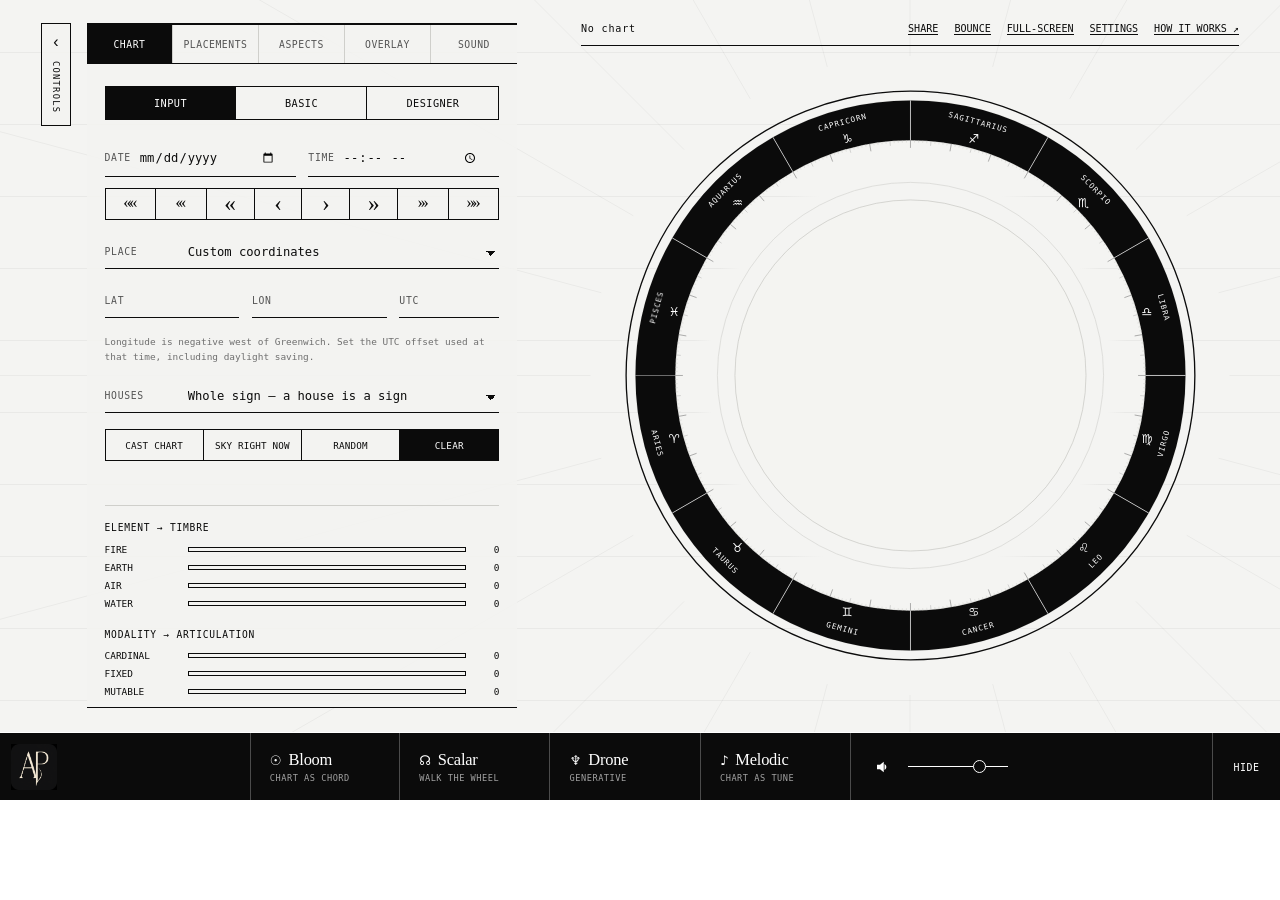
<file: tests/starfield.test.html>
<!doctype html>
<html lang="en">
<head>
  <meta charset="utf-8">
  <title>Construction-grid origin tests</title>
</head>
<body>
  <pre id="results"></pre>
  <script type="module">
    import { Starfield, originFromRect } from '../src/ui/starfield.js';

    const results = document.querySelector('#results');
    window.__testFailures = 0;

    function ok(label, condition, detail = '') {
      if (!condition) window.__testFailures++;
      results.textContent += `${condition ? 'PASS' : 'FAIL'}  ${label}${detail ? ` — ${detail}` : ''}\n`;
    }

    const close = (a, b, eps = 1.5) => Math.abs(a - b) < eps;
    const frames = (win, n = 3) => new Promise((resolve) => {
      const tick = (left) => {
        if (left <= 0) resolve();
        else win.requestAnimationFrame(() => tick(left - 1));
      };
      tick(n);
    });
    const settle = async (win) => {
      await frames(win, 3);
      await new Promise((r) => setTimeout(r, 50));
      await frames(win, 2);
    };

    try {
      const box = document.createElement('div');
      box.className = 'wheel-holder';
      box.style.cssText = 'position:fixed;left:120px;top:80px;width:200px;height:200px;';
      document.body.append(box);
      const canvas = document.createElement('canvas');
      const grid = new Starfield(canvas, box);
      grid.measure();

      ok('fixture origin is the box centre',
        close(grid.origin.x, 220, 0.6) && close(grid.origin.y, 180, 0.6)
        && close(grid.origin.radius, 100, 0.6),
        JSON.stringify(grid.origin));

      box.style.left = '480px';
      box.style.top = '40px';
      grid.measure();
      ok('measure() follows a moved box without waiting for observers',
        close(grid.origin.x, 580, 0.6) && close(grid.origin.y, 140, 0.6),
        JSON.stringify(grid.origin));

      box.style.transform = 'translate(30px, 16px)';
      grid.measure();
      ok('measure() includes a CSS transform (pinch/pan equivalent)',
        close(grid.origin.x, 610, 0.6) && close(grid.origin.y, 156, 0.6),
        JSON.stringify(grid.origin));

      box.style.transform = '';
      box.style.width = '320px';
      box.style.height = '320px';
      await settle(window);
      grid.measure();
      ok('a resized box updates radius from the live rect',
        close(grid.origin.radius, 160, 0.6), `${grid.origin.radius}`);

      canvas.remove();
      box.remove();
    } catch (error) {
      window.__testFailures++;
      results.textContent += `FAIL  fixture error — ${error.stack ?? error}\n`;
    }

    const frame = document.createElement('iframe');
    try {
      localStorage.clear();
      frame.setAttribute('src', '../index.html');
      frame.width = 1280;
      frame.height = 800;
      frame.style.cssText = 'position:absolute;left:0;top:0;width:1280px;height:800px;border:0;';
      document.body.append(frame);
      await new Promise((resolve, reject) => {
        frame.addEventListener('load', resolve, { once: true });
        frame.addEventListener('error', () => reject(new Error('index.html did not load')), { once: true });
      });

      const win = frame.contentWindow;
      const doc = frame.contentDocument;
      const $ = (selector) => doc.querySelector(selector);

      const wheelCentre = () => {
        const svg = $('.wheel-svg');
        return originFromRect(svg.getBoundingClientRect());
      };
      const gridOrigin = () => $('#stars').wheelOrigin;
      const assertAligned = async (label) => {
        await settle(win);
        const wheel = wheelCentre();
        const origin = gridOrigin();
        ok(`${label}: the grid has a live origin`,
          origin && Number.isFinite(origin.x) && Number.isFinite(origin.y) && origin.radius > 0);
        ok(`${label}: lines converge on the wheel centre`,
          origin && close(origin.x, wheel.x) && close(origin.y, wheel.y),
          origin
            ? `wheel (${wheel.x.toFixed(1)}, ${wheel.y.toFixed(1)}) vs origin (${origin.x.toFixed(1)}, ${origin.y.toFixed(1)})`
            : 'no origin');
        return wheel;
      };

      await settle(win);
      const rest = await assertAligned('initial desktop layout');

      $('#sideToggle').click();
      const collapsed = await assertAligned('after hiding the controls panel');
      ok('hiding the controls actually moves the wheel',
        !close(collapsed.x, rest.x, 4) || !close(collapsed.y, rest.y, 4) || !close(collapsed.radius, rest.radius, 4),
        `from (${rest.x.toFixed(1)}, ${rest.y.toFixed(1)}) r${rest.radius.toFixed(1)} to (${collapsed.x.toFixed(1)}, ${collapsed.y.toFixed(1)}) r${collapsed.radius.toFixed(1)}`);

      $('#sideToggle').click();
      await assertAligned('after showing the controls panel again');

      $('#transportHide').click();
      await assertAligned('after hiding the player');
      $('#transportShow').click();
      await assertAligned('after showing the player again');

      $('#fullscreenBtn').click();
      const full = await assertAligned('after entering full-screen');
      ok('full-screen moves or resizes the wheel',
        !close(full.x, rest.x, 4) || !close(full.y, rest.y, 4) || !close(full.radius, rest.radius, 4),
        `full-screen (${full.x.toFixed(1)}, ${full.y.toFixed(1)}) r${full.radius.toFixed(1)}`);
      $('#stage').click();
      await assertAligned('after leaving full-screen via the background');

      $('#layoutMode').click();
      const mobile = await assertAligned('after switching to the mobile layout');
      ok('the mobile layout repositions the wheel',
        !close(mobile.x, rest.x, 4) || !close(mobile.y, rest.y, 4),
        `mobile (${mobile.x.toFixed(1)}, ${mobile.y.toFixed(1)})`);

      $('#sheetHandle').click();
      await assertAligned('after cycling the mobile sheet');
      $('#sheetHandle').click();
      await assertAligned('after cycling the mobile sheet again');

      $('#layoutMode').click();
      await assertAligned('after returning to the desktop layout');

      $('#aboutBtn').click();
      await assertAligned('with the How it works dialog open');
      $('#aboutClose').click();
      await assertAligned('after closing How it works');

      $('#settingsBtn').click();
      await assertAligned('with Settings open');
      $('#settingsClose').click();
      await assertAligned('after closing Settings');
    } catch (error) {
      window.__testFailures++;
      results.textContent += `FAIL  unexpected error — ${error.stack ?? error}\n`;
    } finally {
      frame.remove();
      window.__testDone = true;
    }
  </script>
</body>
</html>
</file>
<file: src/styles.css>
:root {
  --paper: #f4f4f2;
  --paper-bright: #fbfbfa;
  --ink: #0b0b0b;
  --graphite: #545454;
  /* #828282 was 3.49:1 on --paper, under WCAG SC 1.4.3's 4.5:1 for small
     text, and every light-mode --muted use is text at 0.52-1rem — .note,
     .side-tag, ul.aspect-key .ak-glyph, .setting-switch__option,
     .verdict-counts, .designer-lock — three of which sit inside the mobile
     sheet. #6f6f6f is the lightest neutral grey that clears 4.5:1 against
     --paper (4.56:1), so this is the smallest change that passes rather
     than a wholesale darkening. Dark mode's #949490 already passes at
     6.47:1 and is left alone. */
  --muted: #6f6f6f;
  --hairline: #cfcfcb;
  --soft-line: #e3e3df;
  --on-ink: #fff;
  --paper-translucent: rgba(244, 244, 242, 0.86);
  --paper-clear: rgba(244, 244, 242, 0);
  --wheel-hub-fill: rgba(244, 244, 242, 0.14);
  --hover: #e5e5e1;
  --tab-hover: #e9e9e5;
  --primary-hover: #333;
  --wheel-rim-muted: #bdbdb9;
  --tick: #cececa;
  --transport-bg: #0b0b0b;
  --transport-fg: #fff;
  --transport-divider: #4b4b4b;
  --transport-hover: #2a2a2a;

  color-scheme: light;

  /* Legacy aliases used by the drawing and application code. */
  --void: var(--paper);
  --panel: rgba(250, 250, 248, 0.9);
  --panel-solid: var(--paper-bright);
  --line: #c9c9c5;
  --line-strong: #111;
  --text: var(--ink);
  --dim: var(--graphite);
  --dimmer: var(--muted);
  --gold: var(--ink);
  --accent: var(--ink);
  --accent-warm: var(--ink);
  --fire: var(--ink);
  --earth: var(--ink);
  --air: var(--ink);
  --water: var(--ink);

  --serif: "Bodoni 72", Didot, "Iowan Old Style", "Times New Roman", serif;
  --sans: "Helvetica Neue", Helvetica, Arial, sans-serif;
  --mono: "SFMono-Regular", "SF Mono", Menlo, Monaco, Consolas, monospace;
  --symbol: "Apple Symbols", "Segoe UI Symbol", "Noto Sans Symbols 2", "DejaVu Sans", serif;
  --transport-h: 68px;
  /* The transport bar's actual footprint once the home-indicator safe area
     is added — everything that needs to clear it (the sheet, the wheel
     panel) should measure against this, not the bare --transport-h. */
  --transport-total-h: calc(var(--transport-h) + env(safe-area-inset-bottom));
  /* The stage's own vertical padding, named so anything sizing itself to the
     leftover height can subtract exactly what the stage reserves. Keeping
     these as one definition is the point: a sticky child that guesses at
     them instead drifts out of step and overhangs the fold. */
  --stage-pad-top: calc(clamp(1rem, 1.8vw, 1.75rem) + env(safe-area-inset-top));
  --stage-pad-bottom: calc(var(--transport-total-h) + 1.5rem);
  --rail-w: 46px;
  --column-gap: clamp(2rem, 5vw, 7rem);
}

:root[data-theme="dark"] {
  --paper: #0b0b0b;
  --paper-bright: #151515;
  --ink: #f4f4f2;
  --graphite: #c4c4c0;
  --muted: #949490;
  --hairline: #3c3c39;
  --soft-line: #272725;
  --panel: rgba(21, 21, 21, 0.9);
  --panel-solid: #151515;
  --line: #41413e;
  --line-strong: #f4f4f2;
  --on-ink: #0b0b0b;
  --paper-translucent: rgba(11, 11, 11, 0.86);
  --paper-clear: rgba(11, 11, 11, 0);
  --wheel-hub-fill: rgba(11, 11, 11, 0.28);
  --hover: #292927;
  --tab-hover: #242422;
  --primary-hover: #d8d8d4;
  --wheel-rim-muted: #535350;
  --tick: #4b4b48;
  color-scheme: dark;
}

* { box-sizing: border-box; }

html {
  min-height: 100%;
  background: var(--paper);
}

body {
  margin: 0;
  min-height: 100%;
  color: var(--ink);
  background: var(--paper);
  font-family: var(--sans);
  -webkit-font-smoothing: antialiased;
  overflow-x: hidden;
}

/* Set on the variable, not on .stage's padding directly, so the sticky panel
   sizing itself off --stage-pad-bottom grows into the reclaimed strip too. */
body.is-transport-hidden { --stage-pad-bottom: calc(1.5rem + env(safe-area-inset-bottom)); }

/* Where the mobile control sheet's fixed bottom edge sits — above the
   transport bar normally, clear of the home indicator once it's hidden. */
body { --sheet-bottom: var(--transport-total-h); }
body.is-transport-hidden { --sheet-bottom: env(safe-area-inset-bottom); }

button,
input,
select { color: inherit; }

button:focus-visible,
input:focus-visible,
select:focus-visible,
[tabindex]:focus-visible {
  outline: 1px solid var(--ink);
  outline-offset: 3px;
}

#stars {
  position: fixed;
  inset: 0;
  z-index: 0;
  width: 100%;
  height: 100%;
  pointer-events: none;
}

.sr-only {
  position: absolute;
  width: 1px;
  height: 1px;
  padding: 0;
  margin: -1px;
  overflow: hidden;
  clip: rect(0 0 0 0);
  white-space: nowrap;
  border: 0;
}

.is-hidden { display: none !important; }


.chart-help {
  appearance: none;
  padding: 0;
  border: 0;
  border-bottom: 1px solid var(--ink);
  background: transparent;
  color: var(--ink);
  font: inherit;
  text-transform: uppercase;
  cursor: pointer;
}

/* At 11px tall this is well under a comfortable tap target; padding grows
   the hit area around the same small link-styled text rather than enlarging
   the text itself. The vertical padding alone clears 44px; min-width is what
   guarantees the other axis, because with 0.1rem of side padding the hit area
   was otherwise just however wide the label's glyphs happened to render.
   These three sit in a flex row, so min-width also stops them shrinking
   under 44px when the row runs out of space (iOS HIG 44x44pt / WCAG 2.2
   SC 2.5.5 AAA; SC 2.5.8 AA's weaker 24x24 bar is cleared either way). */
html[data-mode="mobile"] .chart-help {
  padding: 1.1rem 0.35rem;
  min-width: 44px;
  min-height: 44px;
  font-size: 0.56rem;
}

/* The rail keeps its own column in both states, so the toggle never moves out
   from under the pointer when you use it. */
.stage {
  position: relative;
  z-index: 1;
  display: grid;
  grid-template-columns: var(--rail-w) minmax(320px, 430px) minmax(0, 1fr);
  grid-template-areas: "rail side wheel";
  column-gap: 0;
  row-gap: clamp(2rem, 4vw, 3rem);
  align-items: start;
  max-width: 1640px;
  margin: 0 auto;
  /* Just enough bottom room to scroll the readout clear of the fixed dock —
     more than that is dead space you have to travel through. The env()
     terms are 0 on devices with no physical safe area. */
  padding-top: var(--stage-pad-top);
  padding-right: calc(clamp(1rem, 3.2vw, 3.5rem) + env(safe-area-inset-right));
  padding-bottom: var(--stage-pad-bottom);
  padding-left: calc(clamp(1rem, 3.2vw, 3.5rem) + env(safe-area-inset-left));
}

.stage.is-side-collapsed {
  grid-template-columns: var(--rail-w) minmax(0, 1fr);
  grid-template-areas: "rail wheel";
}

.stage.is-side-collapsed .side { display: none; }

.wheel-panel {
  grid-area: wheel;
  min-width: 0;
  /* Column gap as padding: the rail needs to sit flush against the panel it
     opens, while the wheel keeps its wide gutter. */
  padding-left: var(--column-gap);
}


.side-rail {
  grid-area: rail;
  position: sticky;
  top: 1.25rem;
  z-index: 3;
  display: flex;
  width: 30px;
  align-self: start;
  justify-self: start;
  flex-direction: column;
  align-items: center;
  gap: 0.7rem;
  appearance: none;
  padding: 0.6rem 0 0.75rem;
  border: 1px solid var(--ink);
  border-radius: 0;
  background: var(--paper-translucent);
  color: var(--ink);
  cursor: pointer;
}

.side-rail:hover { background: var(--ink); color: var(--on-ink); }

.side-rail-icon {
  font-family: var(--sans);
  font-size: 1rem;
  line-height: 1;
  transition: transform 160ms ease;
}

.is-side-collapsed .side-rail-icon { transform: rotate(180deg); }

.side-rail-label {
  font-family: var(--mono);
  font-size: 0.55rem;
  letter-spacing: 0.14em;
  text-transform: uppercase;
  writing-mode: vertical-rl;
}

.wheel-kicker {
  display: flex;
  justify-content: space-between;
  gap: 1rem;
  padding-bottom: 0.65rem;
  border-bottom: 1px solid var(--ink);
  font-family: var(--mono);
  font-size: 0.63rem;
  letter-spacing: 0.08em;
}

.chart-label {
  min-width: 0;
  overflow: hidden;
  text-overflow: ellipsis;
  white-space: nowrap;
}

.wheel-actions { display: flex; flex: none; gap: 1rem; }

.wheel-holder {
  position: relative;
  width: 100%;
  /* Governs the panel-open desktop state; every other state overrides it.
     The stage's own padding plus this panel's chrome — the kicker and both
     wheel margins — so the wheel grows to fill the height and stops exactly
     where the page would start to scroll. Reading the padding from the same
     variables the stage uses means hiding the dock widens the wheel too, and
     the ceiling matches focus mode's: on a tall screen the height stops being
     the limit, and without it the wheel would sit small in an empty panel. */
  max-width: min(calc(100vh - var(--stage-pad-top) - var(--stage-pad-bottom) - 46px), 1040px);
  /* Tight, because nothing sits below the wheel in this state any more — the
     readout only appears once the panel is closed. Every pixel here is one
     the wheel cannot have. */
  margin: 0.6rem auto;
  aspect-ratio: 1;
  /* Contains the mobile pinch-zoomed .wheel-viewport, which can otherwise
     paint (and be hit-tested) well outside this box and balloon the page's
     scrollable area. The padded viewBox already keeps the ASC/MC/DSC/IC
     labels inside this box at rest, so nothing is lost at the default scale. */
  overflow: hidden;
}

/* Collapsing the panel is only worth doing if the wheel actually grows, so the
   height cap lifts with it. The bottom padding is a term rather than part of
   the constant so that hiding the dock lifts the cap again — the two toggles
   have to compound, or closing both leaves a dead strip under the wheel. The
   98px is what is left: the kicker, the readout below it, and this element's
   own margins. */
.stage.is-side-collapsed .wheel-holder {
  max-width: clamp(360px, calc(100vh - var(--stage-pad-bottom) - 98px), 1040px);
  margin-top: 0.6rem;
  margin-bottom: 0.6rem;
}

/* With the panel closed there is room beside the wheel for the readout. It must
   remain above the fold on a laptop because it reports the current hover. */
@media (min-width: 1200px) {
  /* Focus mode. The tightened padding is buying vertical room for the wheel,
     because on a laptop the height is what caps it — what is left then fits
     between the top edge and the dock without the page scrolling at all.
     Written as variables rather than as padding directly so the wheel's own
     cap below can be stated in the same terms, and so hiding the dock only
     has to restate the one value both of them read. */
  .stage.is-side-collapsed {
    --stage-pad-top: calc(0.5rem + env(safe-area-inset-top));
    --stage-pad-bottom: calc(var(--transport-total-h) + 0.75rem);
  }

  /* With no dock to clear, the only reserve left is the same margin the top
     gets. Scoped past body.is-transport-hidden's own value, which is the
     roomier one the uncollapsed layout wants. */
  body.is-transport-hidden .stage.is-side-collapsed {
    --stage-pad-bottom: calc(0.75rem + env(safe-area-inset-bottom));
  }

  /* Three columns, and the empty third is doing work: it mirrors the readout
     so the wheel stays centred on the page instead of being shunted right by
     it. The middle column is the wheel's own cap, so the gutters are simply
     whatever is left over. That cap is the viewport minus the stage's own
     padding — so it grows when the dock is hidden — minus the 44px of chrome
     between the two: the kicker and the wheel's top margin. */
  .stage.is-side-collapsed .wheel-panel {
    display: grid;
    grid-template-columns:
      minmax(190px, 1fr)
      minmax(0, clamp(360px, calc(100vh - var(--stage-pad-top) - var(--stage-pad-bottom) - 44px), 1040px))
      minmax(190px, 1fr);
    grid-template-areas:
      "kicker kicker kicker"
      "readout wheel .";
    column-gap: clamp(1rem, 2.5vw, 2.5rem);
    align-items: center;
    padding-left: 0;
  }

  .stage.is-side-collapsed .wheel-kicker { grid-area: kicker; }

  .stage.is-side-collapsed .wheel-holder {
    grid-area: wheel;
    max-width: 100%;
    margin-top: 0.35rem;
    margin-bottom: 0;
  }

  .stage.is-side-collapsed .readout {
    grid-area: readout;
    align-self: start;
    padding: 0.9rem 0 0 1.1rem;
    border-top: 0;
    border-bottom: 0;
    border-left: 1px solid var(--ink);
    background: none;
  }
}

/* Wraps the svg and canvas so mobile pinch/pan can transform both as one
   unit — see Wheel#_applyView in wheel.js. transform-origin is 0 0 to match
   the translate/scale math there. */
.wheel-viewport {
  position: absolute;
  inset: 0;
  transform-origin: 0 0;
}

.wheel-viewport.is-panning { cursor: grabbing; }

.wheel-svg,
.wheel-scope {
  position: absolute;
  inset: 0;
  width: 100%;
  height: 100%;
}

/* Clean paper under the chart. The backdrop's ruled lines ran straight through
   the aspect chords, and two sets of thin lines at the same weight is one set
   too many. */
.wheel-holder::before {
  content: "";
  position: absolute;
  inset: 0;
  z-index: 0;
  border-radius: 50%;
  background: radial-gradient(circle at 50% 50%,
    var(--paper) 0 44.5%, var(--paper-clear) 48.5%);
  pointer-events: none;
}

.wheel-scope {
  z-index: 1;
  pointer-events: none;
  mix-blend-mode: multiply;
}

/* Multiply makes the canvas trace disappear into a dark hub; screen keeps the
   same element-coloured waveform luminous without changing its drawing code. */
:root[data-theme="dark"] .wheel-scope { mix-blend-mode: screen; }

.wheel-svg { z-index: 2; overflow: visible; }


.ring {
  fill: none;
  stroke: var(--hairline);
  stroke-width: 1;
}

.ring-rim {
  stroke: var(--ink);
  stroke-width: 2.25;
}

.ring-hub {
  fill: var(--wheel-hub-fill);
  stroke: var(--wheel-rim-muted);
}

.element-fire,
.element-earth,
.element-air,
.element-water { color: var(--ink) !important; }

.sign-sector {
  fill: var(--ink);
  fill-opacity: 1;
  stroke: none;
  cursor: pointer;
  transition: fill 140ms ease;
}

.sign-sector:hover,
.sign-sector:focus-visible { fill: var(--graphite); outline: none; }

.sign-sector.is-sounding { animation: sectorFlash 850ms steps(2, jump-none); }

@keyframes sectorFlash {
  0% { fill: var(--on-ink); }
  45% { fill: var(--on-ink); }
  46% { fill: var(--ink); }
}

.sign-name {
  fill: var(--on-ink);
  font-family: var(--mono);
  font-size: 13px;
  letter-spacing: 1.7px;
  text-transform: uppercase;
  pointer-events: none;
}

.sign-glyph {
  fill: var(--on-ink);
  font-family: var(--symbol);
  font-size: 21px;
  pointer-events: none;
}

.sign-divider {
  stroke: var(--on-ink);
  stroke-width: 1.1;
}

.degree-tick {
  stroke: var(--tick);
  stroke-width: 0.8;
}

.degree-tick.mid { stroke: #aaa; }
.degree-tick.major { stroke: #777; stroke-width: 1; }

.cusp-line {
  stroke: #aaa;
  stroke-width: 1;
  stroke-dasharray: 3 5;
}

.cusp-angle {
  stroke: var(--ink);
  stroke-width: 1.8;
  stroke-dasharray: none;
}

.house-number {
  fill: #555;
  font-family: var(--mono);
  font-size: 14px;
}

.angle-label {
  fill: var(--ink);
  font-family: var(--mono);
  font-size: 14px;
  font-weight: 600;
  letter-spacing: 0.1em;
}

.aspect-line {
  stroke: var(--ink) !important;
  stroke-linecap: round;
  transition: opacity 140ms ease, stroke-opacity 140ms ease, stroke-width 140ms ease;
}

/* Selecting a placement leaves its own network legible and lets every other
   chord recede into the paper. */
.aspect-line.is-dimmed { opacity: 0.08; }
.aspect-line.is-related {
  stroke-opacity: 1 !important;
  stroke-width: 3 !important;
}

.aspect-sextile,
.aspect-quincunx { stroke-dasharray: 3 8; }
.aspect-opposition { stroke-dasharray: 12 9; }
.aspect-square { stroke-dasharray: 2 5; }

.aspect-line.is-hot {
  stroke-opacity: 1 !important;
  stroke-width: 4 !important;
}

/* A clicked chord stays illuminated. Its stroke is supplied by the wheel as
   an SVG gradient between the two connected placements' elemental colours. */
.aspect-line.is-selected {
  stroke: var(--aspect-selection-stroke) !important;
  stroke-opacity: 1 !important;
  stroke-width: 5 !important;
  filter: drop-shadow(0 0 4px var(--aspect-selection-glow));
}

.aspect-hit {
  stroke: transparent;
  stroke-width: 16;
  cursor: pointer;
}

.planet { color: var(--ink) !important; cursor: pointer; }
.planet:focus-visible { outline: none; }
.planet-pointer { stroke: var(--ink); stroke-width: 1.35; }
.planet-leader { stroke: #777; stroke-width: 0.9; }

.planet-halo {
  fill: var(--planet-tone, var(--ink));
  opacity: 0;
  transition: opacity 140ms ease;
}

.planet-disc {
  fill: var(--paper);
  stroke: var(--paper);
  stroke-width: 7;
}

/* A body's element becomes visible only at the moment it sounds. Keeping the
   resting wheel monochrome makes these short colour blooms legible. */
.planet-orb {
  fill: var(--planet-tone, var(--ink));
  opacity: 0;
  pointer-events: none;
  transform-box: fill-box;
  transform-origin: center;
}

.planet-glyph {
  fill: var(--ink);
  font-family: var(--symbol);
  font-size: 27px;
  pointer-events: none;
}

.planet-glyph.is-word {
  font-family: var(--mono);
  font-size: 11px;
  font-weight: 700;
  letter-spacing: 0.02em;
}

.planet-retro {
  fill: var(--ink);
  font-family: var(--serif);
  font-size: 12px;
  pointer-events: none;
}

.planet:hover .planet-halo,
.planet:focus-visible .planet-halo,
.planet.is-hot .planet-halo { opacity: 0.11; }

.planet.is-aspect-focus .planet-halo { opacity: 0.22; }

.planet.is-sounding .planet-halo { animation: haloPulse 1.1s ease-out; }
.planet.is-sounding .planet-orb { animation: orbBloom 1.25s cubic-bezier(0.16, 0.84, 0.26, 1); }
.planet.is-sounding .planet-glyph,
.planet.is-sounding .planet-retro { fill: var(--paper); }

@keyframes haloPulse {
  0% { opacity: 0.36; }
  100% { opacity: 0; transform: scale(1.5); transform-origin: center; }
}

@keyframes orbBloom {
  0% { opacity: 0; transform: scale(0.55); }
  16% { opacity: 0.96; transform: scale(1.18); }
  42% { opacity: 0.8; transform: scale(1); }
  100% { opacity: 0; transform: scale(1.36); }
}


.readout {
  padding: 1.2rem 0;
  border-top: 1px solid var(--ink);
  border-bottom: 1px solid var(--hairline);
  background: var(--paper-translucent);
}

/* With the controls panel open there is already somewhere to read the chart,
   and stacked under the wheel the readout only costs the wheel its height.
   It earns its place in focus mode, where the closed panel leaves a column
   beside the wheel for it. The :not() guard rather than a mobile override:
   the hide rule would otherwise outrank `html[data-mode="mobile"] .readout`
   on specificity, and mobile needs it always — the sheet is an overlay
   there, so this is the only surface a hover or tap can report to. */
html:not([data-mode="mobile"]) .stage:not(.is-side-collapsed) .readout { display: none; }

.readout-hint {
  margin: 0;
  font-family: var(--mono);
  font-size: 0.66rem;
  letter-spacing: 0.07em;
  text-transform: uppercase;
  color: var(--graphite);
}

.readout-title {
  display: flex;
  align-items: baseline;
  gap: 0.6rem;
  flex-wrap: wrap;
  margin: 0 0 0.45rem;
  color: var(--ink) !important;
  font-family: var(--serif);
  font-size: clamp(1.35rem, 2.3vw, 2rem);
  font-weight: 400;
  letter-spacing: -0.025em;
}

.readout-title .rd-glyph {
  font-family: var(--symbol);
  font-size: 1.3em;
}

.readout-title .rd-pitch {
  margin-left: auto;
  color: var(--ink);
  font-family: var(--mono);
  font-size: 0.68rem;
  letter-spacing: 0.06em;
}

.readout-body {
  max-width: 74ch;
  margin: 0;
  color: var(--graphite);
  font-family: var(--sans);
  font-size: 0.82rem;
  line-height: 1.6;
}

.readout-body em { color: var(--ink); font-style: normal; }

.rd-tags {
  display: flex;
  flex-wrap: wrap;
  gap: 0;
  margin-top: 0.75rem;
}

.rd-tag {
  padding: 0.28rem 0.55rem;
  border: 1px solid var(--hairline);
  color: var(--graphite);
  font-family: var(--mono);
  font-size: 0.58rem;
  letter-spacing: 0.055em;
  text-transform: uppercase;
}


.side {
  grid-area: side;
  position: sticky;
  top: 1.25rem;
  display: flex;
  /* A fixed height (not max-height) so the panel always claims its full
     budget instead of shrinking to whichever tab is shortest — the tabpanel
     below stretches into it, so a short tab gets a taller scroll area
     instead of leaving dead page space under the panel's own border. Exactly
     the stage's leftover height: any more and this, the tallest thing in the
     grid, is what pushes the page into scrolling. */
  height: calc(100vh - var(--stage-pad-top) - var(--stage-pad-bottom));
  flex-direction: column;
  overflow: hidden;
  border-top: 2px solid var(--ink);
  border-bottom: 1px solid var(--ink);
  background: var(--paper-translucent);
}

.tabs {
  display: grid;
  grid-template-columns: repeat(5, 1fr);
  flex: none;
  border-bottom: 1px solid var(--ink);
}

.tab {
  appearance: none;
  padding: 0.85rem 0.25rem;
  border: 0;
  border-right: 1px solid var(--hairline);
  background: transparent;
  color: var(--graphite);
  font-family: var(--mono);
  font-size: 0.61rem;
  letter-spacing: 0.055em;
  text-transform: uppercase;
  cursor: pointer;
}

html[data-mode="mobile"] .tab { padding-top: 1.1rem; padding-bottom: 1.1rem; }

.tab:last-child { border-right: 0; }
.tab:hover { background: var(--tab-hover); }

.tab.is-active {
  background: var(--ink);
  color: var(--on-ink);
}

.tabpanel {
  display: none;
  flex: 1 1 auto;
  min-height: 0;
  padding: 1.35rem 0.1rem 1.5rem;
  overflow-y: auto;
}

.tabpanel.is-active { display: block; }

/* The inline bootstrap script in index.html's <head> sets data-active-tab
   from localStorage before first paint, so a refresh restores the
   last-viewed tab without a flash back to Chart — the HTML default, and
   the fallback if storage or JS is unavailable. wireTabs() keeps this
   attribute and the is-active classes above in sync from then on. */
html[data-active-tab]:not([data-active-tab="chart"]) #tab-chart {
  background: transparent;
  color: var(--graphite);
}
html[data-active-tab]:not([data-active-tab="chart"]) #panel-chart {
  display: none;
}
html[data-active-tab="placements"] #tab-placements,
html[data-active-tab="aspects"] #tab-aspects,
html[data-active-tab="overlay"] #tab-overlay,
html[data-active-tab="sound"] #tab-sound {
  background: var(--ink);
  color: var(--on-ink);
}
html[data-active-tab="placements"] #panel-placements,
html[data-active-tab="aspects"] #panel-aspects,
html[data-active-tab="overlay"] #panel-overlay,
html[data-active-tab="sound"] #panel-sound {
  display: block;
}

.tabpanel > *:not(.table-wrap) { margin-left: 1rem; margin-right: 1rem; }

/* Drag handle for the mobile bottom sheet — hidden entirely on desktop,
   where .side stays the sticky in-flow panel. */
.sheet-handle {
  display: none;
  flex: none;
  width: 100%;
  /* Only visible on mobile (see the display:flex override below), so this
     padding is sized for a thumb, not the 4px grip it visually shows —
     ~44px total with the grip included. */
  padding: 1.25rem 0;
  border: 0;
  background: transparent;
  cursor: grab;
  touch-action: none;
}

.sheet-handle:active { cursor: grabbing; }

.sheet-handle-grip {
  display: block;
  width: 36px;
  height: 4px;
  margin: 0 auto;
  border-radius: 2px;
  background: var(--wheel-rim-muted);
}

html[data-mode="mobile"] .stage {
  /* Clears the transport bar plus the sheet's collapsed "peek" height, so
     content at the bottom of the wheel panel is never hidden under either. */
  padding-bottom: calc(var(--sheet-bottom) + 5.5rem);
}

/* The controls panel becomes a draggable bottom sheet — see wireSheet() in
   app.js, which owns the live height (this rule's `height` is only the value
   before JS measures and takes over). Higher specificity than the plain
   `.side`/`.tabpanel` rules above (and the max-width:1040px stacking rules
   below) so it wins regardless of source order. */
html[data-mode="mobile"] .side {
  position: fixed;
  /* Edge-to-edge box, inset content. In landscape on a notched iPhone the
     left/right safe areas are non-zero, and this sheet is the one mobile
     surface that had neither an inset position nor inset padding — the tab
     strip and panel content ran under the notch and under the rounded
     display corners. Padding rather than left/right offsets so the
     background, top border and shadow still reach the screen edges (the
     wheel must not show through beside the sheet); only the controls move
     in. Both terms are 0 on a device with no physical safe area. */
  left: 0;
  right: 0;
  padding-left: env(safe-area-inset-left);
  padding-right: env(safe-area-inset-right);
  top: auto;
  bottom: var(--sheet-bottom);
  z-index: 5;
  height: var(--sheet-peek-h, 76px);
  max-height: none;
  border: 0;
  border-top: 1px solid var(--ink);
  border-radius: 14px 14px 0 0;
  box-shadow: 0 -10px 28px rgba(0, 0, 0, 0.18);
  background: var(--panel-solid);
  transition: height 220ms ease;
}

html[data-mode="mobile"] .side.is-sheet-dragging { transition: none; }

html[data-mode="mobile"] .sheet-handle { display: flex; }

html[data-mode="mobile"] .tabpanel { overflow-y: auto; }

.panel-lede {
  margin-top: 0;
  margin-bottom: 1.25rem;
  color: var(--graphite);
  font-family: var(--serif);
  font-size: 1.15rem;
  line-height: 1.3;
}

.seg {
  display: grid;
  grid-auto-flow: column;
  grid-auto-columns: 1fr;
  margin-bottom: 1.25rem;
  border: 1px solid var(--ink);
}

.seg-btn {
  appearance: none;
  padding: 0.62rem;
  border: 0;
  border-right: 1px solid var(--ink);
  background: transparent;
  color: var(--ink);
  font-family: var(--mono);
  font-size: 0.64rem;
  letter-spacing: 0.045em;
  text-transform: uppercase;
  cursor: pointer;
}

.seg-btn:last-child { border-right: 0; }
.seg-btn.is-active { background: var(--ink); color: var(--on-ink); }

/* Same reasoning as button.primary/.ghost's disabled state above — without
   this, a disabled seg-btn (e.g. Basic's Revert with nothing to revert to)
   looks exactly as clickable as an enabled one. */
.seg-btn:disabled {
  color: var(--graphite);
  cursor: not-allowed;
}

/* Four equal-width chart actions need tighter spacing than the shorter
   Input/Basic/Designer and Overlay segments above them. */
.form .seg-btn {
  padding: 0.62rem 0.3rem;
  font-size: 0.58rem;
  letter-spacing: 0.02em;
}

html[data-mode="mobile"] .seg-btn { padding-top: 1.05rem; padding-bottom: 1.05rem; }


.form {
  display: flex;
  flex-direction: column;
  gap: 1rem;
}

.field-row { display: flex; gap: 0.8rem; }
.field-row .field { flex: 1; min-width: 0; }
.field-row .field.narrow { flex: 0 0 5rem; }
.field { display: flex; flex-direction: column; gap: 0.4rem; }

/* In the cast/overlay forms the label sits beside its control rather than
   above it. Every one of these labels is a single short word, so a line of
   its own was costing the panel more height than the input it named — and
   the panel's height is what decides whether Cast chart is above the fold.
   Scoped to .form: the sound tab's fields label sliders and long readouts
   ("Reference A — 432 Hz"), which have no room to share a line.

   The rule moves from the control to the field so it still spans the full
   width, underlining the label too. */
.form .field {
  display: grid;
  grid-template-columns: 4.6rem minmax(0, 1fr);
  align-items: center;
  column-gap: 0.6rem;
  border-bottom: 1px solid var(--ink);
}

/* Side-by-side fields have no width to spend on a shared label column, so
   there each label takes only what its own word needs. */
.form .field-row .field {
  grid-template-columns: auto minmax(0, 1fr);
  column-gap: 0.5rem;
}

/* Wide enough for the label and a signed fractional offset on one line. */
.form .field-row .field.narrow { flex: 0 0 6.25rem; }

.form .field > input,
.form .field > select { border-bottom: 0; }

/* The number spinners need less room than the select caret the 1.2rem was
   sized for, and in the three-up row that difference is the margin between
   a full coordinate fitting and being scrolled out of view. */
.form .field > input[type="number"] { padding-right: 0.9rem; }

.form .field:focus-within { border-bottom-width: 2px; }

.time-stepper {
  display: flex;
  margin-top: -0.35rem;
}

.time-stepper button {
  appearance: none;
  flex: 1 1 0;
  width: auto;
  min-width: 0;
  height: 2rem;
  margin-left: -1px;
  padding: 0;
  border: 1px solid var(--ink);
  border-radius: 0;
  background: transparent;
  color: var(--ink);
  font-family: var(--serif);
  font-size: 1.45rem;
  line-height: 1;
  white-space: nowrap;
  cursor: pointer;
}

.time-stepper .step-day,
.time-stepper .step-month {
  font-size: 1.05rem;
  letter-spacing: -0.16em;
  padding-right: 0.16em;
}

.time-stepper button:first-child { margin-left: 0; }
.time-stepper button:hover,
.time-stepper button:focus-visible { background: var(--ink); color: var(--on-ink); outline: none; }

html[data-mode="mobile"] .time-stepper button { height: 2.75rem; }

.field > span {
  color: var(--graphite);
  font-family: var(--mono);
  font-size: 0.61rem;
  letter-spacing: 0.07em;
  text-transform: uppercase;
}

input[type="date"],
input[type="time"],
input[type="number"],
select {
  width: 100%;
  appearance: none;
  padding: 0.56rem 1.2rem 0.56rem 0;
  border: 0;
  border-bottom: 1px solid var(--ink);
  border-radius: 0;
  background: transparent;
  color: var(--ink);
  font-family: var(--mono);
  font-size: 0.76rem;
}

select {
  background-image: linear-gradient(45deg, transparent 50%, var(--ink) 50%),
                    linear-gradient(135deg, var(--ink) 50%, transparent 50%);
  background-position: calc(100% - 8px) 55%, calc(100% - 3px) 55%;
  background-repeat: no-repeat;
  background-size: 5px 5px, 5px 5px;
}

select option { background: var(--paper-bright); color: var(--ink); }

input:focus,
select:focus { border-bottom-width: 2px; outline: none; }

input[type="range"] {
  width: 100%;
  height: 22px;
  appearance: none;
  background: transparent;
  cursor: pointer;
}

input[type="range"]::-webkit-slider-runnable-track {
  height: 1px;
  background: var(--ink);
}

input[type="range"]::-moz-range-track {
  height: 1px;
  background: var(--ink);
}

input[type="range"]::-webkit-slider-thumb {
  width: 13px;
  height: 13px;
  margin-top: -6px;
  appearance: none;
  border: 1px solid var(--ink);
  border-radius: 50%;
  background: var(--paper);
}

input[type="range"]::-moz-range-thumb {
  width: 13px;
  height: 13px;
  border: 1px solid var(--ink);
  border-radius: 50%;
  background: var(--paper);
}

.note {
  margin-top: 0;
  margin-bottom: 0;
  color: var(--muted);
  font-family: var(--mono);
  font-size: 0.59rem;
  line-height: 1.6;
}

.form-actions {
  display: flex;
  flex-wrap: wrap;
  gap: 0;
  margin-top: 0.3rem;
}

button.primary,
button.ghost {
  appearance: none;
  min-height: 39px;
  padding: 0.6rem 0.9rem;
  border: 1px solid var(--ink);
  border-radius: 0;
  background: transparent;
  color: var(--ink);
  font-family: var(--mono);
  font-size: 0.62rem;
  letter-spacing: 0.055em;
  text-transform: uppercase;
  cursor: pointer;
}

button.primary {
  flex: 1;
  background: var(--ink);
  color: var(--on-ink);
}

button.primary:hover { background: var(--primary-hover); }
button.ghost { margin-left: -1px; }
button.ghost:hover { background: var(--hover); }

/* Nothing else here marks a disabled state, so a disabled primary/ghost
   button reads as fully clickable and doing nothing looks like a bug. */
button.primary:disabled,
button.ghost:disabled {
  border-color: var(--hairline);
  color: var(--graphite);
  background: transparent;
  cursor: not-allowed;
}
button.primary:disabled:hover,
button.ghost:disabled:hover { background: transparent; }

html[data-mode="mobile"] button.primary,
html[data-mode="mobile"] button.ghost { min-height: 44px; padding-top: 0.75rem; padding-bottom: 0.75rem; }

.sign-pickers {
  display: flex;
  flex-direction: column;
  border-top: 1px solid var(--hairline);
}

.sign-picker {
  display: flex;
  align-items: center;
  gap: 0.6rem;
  padding: 0.34rem 0;
  border-bottom: 1px solid var(--hairline);
}

.sign-picker-switch {
  display: flex;
  flex: 1 1 8.5rem;
  align-items: center;
  gap: 0.45rem;
  min-width: 0;
  cursor: pointer;
  font-family: var(--mono);
  font-size: 0.65rem;
  letter-spacing: 0.08em;
  text-transform: uppercase;
}

.sign-picker-switch input {
  flex: 0 0 auto;
  width: 15px;
  height: 15px;
  margin: 0;
  accent-color: var(--ink);
  cursor: pointer;
}

.sign-picker-switch .g {
  flex: 0 0 1.1rem;
  font-family: var(--symbol);
  font-size: 0.95rem;
  text-align: center;
}

.sign-picker-switch .nm { white-space: nowrap; }
.sign-picker select { flex: 1 1 10rem; min-width: 0; }
.sign-picker.is-off { opacity: 0.42; }
.sign-picker.is-off select { text-decoration: line-through; }


.balance {
  margin-top: 1.5rem !important;
  padding-top: 1rem;
  border-top: 1px solid var(--hairline);
}

.balance-title {
  margin: 0 0 0.65rem;
  font-family: var(--mono);
  font-size: 0.6rem;
  letter-spacing: 0.08em;
  text-transform: uppercase;
}

.balance-title:not(:first-child) { margin-top: 1.2rem; }

.balance-row {
  display: flex;
  align-items: center;
  gap: 0.6rem;
  margin-bottom: 0.45rem;
  color: var(--ink) !important;
  font-family: var(--mono);
  font-size: 0.59rem;
}

.bal-name { width: 4.6rem; text-transform: uppercase; }

.bal-track {
  flex: 1;
  height: 5px;
  border: 1px solid var(--ink);
}

.bal-fill {
  display: block;
  height: 100%;
  background: var(--ink) !important;
}

.bal-val { width: 1.5rem; text-align: right; }


.table-wrap { margin: 0; }

table.data {
  width: 100%;
  border-collapse: collapse;
  font-size: 0.72rem;
}

table.data th {
  padding: 0 0.55rem 0.65rem;
  border-bottom: 1px solid var(--ink);
  color: var(--graphite);
  font-family: var(--mono);
  font-size: 0.56rem;
  font-weight: 400;
  letter-spacing: 0.06em;
  text-align: left;
  text-transform: uppercase;
}

table.data td {
  padding: 0.72rem 0.55rem;
  border-bottom: 1px solid var(--hairline);
  vertical-align: middle;
}

table.data tbody tr { cursor: pointer; }
table.data tbody tr:hover { background: var(--hover); }
table.data tbody tr.is-sounding { animation: rowFlash 800ms steps(2, jump-none); }

html[data-mode="mobile"] table.data td { padding-top: 0.9rem; padding-bottom: 0.9rem; }

@keyframes rowFlash {
  0% { background: var(--ink); color: var(--on-ink); }
  50% { background: var(--ink); color: var(--on-ink); }
  51% { background: transparent; color: var(--ink); }
}

.cell-body { display: flex; align-items: center; gap: 0.45rem; }

.cell-body .g {
  width: 1.35rem;
  color: var(--ink) !important;
  font-family: var(--symbol);
  font-size: 1.25rem;
  text-align: center;
}

.cell-pos,
.cell-pitch,
.cell-house,
.cell-orb { font-family: var(--mono); font-size: 0.64rem; }

.cell-pos,
.cell-house,
.cell-orb { color: var(--graphite); }
.cell-house { text-align: center; }
.cell-pitch { color: var(--ink); }
.retro { color: var(--ink); font-size: 0.65rem; }

.aspect-glyph {
  display: inline-block;
  width: 1.2rem;
  color: var(--ink) !important;
  font-family: var(--symbol);
  font-size: 1rem;
  text-align: center;
}

.empty {
  padding: 2rem 1rem !important;
  color: var(--graphite);
  font-family: var(--serif);
  font-size: 1rem;
  text-align: center;
}


.control-block { margin-bottom: 1.5rem !important; }
.control-block .note { margin-top: 0.35rem; }

.legend-title {
  margin-top: 1.8rem !important;
  margin-bottom: 0.8rem !important;
  padding-top: 0.8rem;
  border-top: 1px solid var(--ink);
  font-family: var(--mono);
  font-size: 0.61rem;
  font-weight: 400;
  letter-spacing: 0.07em;
  text-transform: uppercase;
}

.legend { margin-top: 0; margin-bottom: 0; }

.legend dt {
  margin-top: 0.9rem;
  color: var(--ink) !important;
  font-family: var(--mono);
  font-size: 0.63rem;
  text-transform: uppercase;
}

.legend dd {
  margin: 0.25rem 0 0;
  color: var(--graphite);
  font-family: var(--serif);
  font-size: 0.95rem;
  line-height: 1.35;
}


.transport {
  position: fixed;
  right: 0;
  bottom: 0;
  left: 0;
  z-index: 10;
  display: flex;
  height: var(--transport-total-h);
  padding-bottom: env(safe-area-inset-bottom);
  padding-left: env(safe-area-inset-left);
  padding-right: env(safe-area-inset-right);
  align-items: stretch;
  justify-content: center;
  border-top: 1px solid var(--transport-fg);
  background: var(--transport-bg);
  color: var(--transport-fg);
}

/* The component declares `display: flex`, so the generic browser `[hidden]`
   rule needs an explicit component-level counterpart. */
.transport[hidden] { display: none; }

.transport-main { display: flex; align-items: stretch; }

/* Children participate in the parent flex/grid (mobile uses a 6-column grid
   of brand + modes + hide). Without contents, a wrapper would break that. */
.transport-modes { display: contents; }

.transport-brand {
  position: absolute;
  top: 0;
  left: 0;
  width: var(--transport-h);
  height: var(--transport-h);
  padding: 0.7rem;
  object-fit: contain;
}

button.play {
  appearance: none;
  min-width: 9.4rem;
  padding: 0.7rem 1.2rem;
  border: 0;
  border-right: 1px solid var(--transport-divider);
  border-radius: 0;
  background: var(--transport-bg);
  color: var(--transport-fg);
  cursor: pointer;
}

.transport-hide {
  position: absolute;
  top: 0;
  right: 0;
  width: var(--transport-h);
  height: var(--transport-h);
  display: grid;
  place-items: center;
  appearance: none;
  padding: 0;
  border: 0;
  border-left: 1px solid var(--transport-divider);
  background: var(--transport-bg);
  color: var(--transport-fg);
  font-family: var(--mono);
  font-size: 0.62rem;
  letter-spacing: 0.06em;
  text-transform: uppercase;
  cursor: pointer;
}

.transport-hide:hover { background: var(--transport-hover); }

.transport-rail {
  position: fixed;
  right: 1rem;
  bottom: 0;
  z-index: 11;
  display: none;
  align-items: center;
  gap: 0.5rem;
  padding: 0.55rem 0.75rem;
  border: 1px solid var(--transport-fg);
  border-bottom: 0;
  background: var(--transport-bg);
  color: var(--transport-fg);
  font-family: var(--mono);
  font-size: 0.58rem;
  letter-spacing: 0.08em;
  text-transform: uppercase;
  cursor: pointer;
}

.transport-rail:hover { background: var(--transport-hover); }
body.is-transport-hidden .transport-rail { display: flex; }

button.play {
  display: flex;
  flex-direction: column;
  align-items: flex-start;
  justify-content: center;
  gap: 0.2rem;
  text-align: left;
}

button.play:first-child { border-left: 1px solid var(--transport-divider); }
button.play:hover { background: var(--transport-hover); }

button.play.is-active {
  background: var(--transport-fg);
  color: var(--transport-bg);
}

.play-name {
  font-family: var(--serif);
  font-size: 1.03rem;
  letter-spacing: -0.015em;
}

.play-name::before {
  margin-right: 0.45rem;
  font-family: var(--symbol);
  font-size: 0.8em;
}

#bloomBtn .play-name::before { content: "☉"; }
#scalarBtn .play-name::before { content: "☊"; }
#droneBtn .play-name::before { content: "♆"; }
#melodicBtn .play-name::before { content: "♪"; }

.play-sub {
  font-family: var(--mono);
  font-size: 0.54rem;
  letter-spacing: 0.06em;
  text-transform: uppercase;
  opacity: 0.62;
}

.volume {
  display: flex;
  width: clamp(110px, 14vw, 190px);
  align-items: center;
  gap: 0.65rem;
  padding: 0 1.25rem;
  color: var(--transport-fg);
}

.volume-toggle {
  width: 1.5rem;
  height: 1.5rem;
  display: grid;
  flex: none;
  place-items: center;
  appearance: none;
  padding: 0;
  border: 0;
  border-radius: 3px;
  background: transparent;
  color: inherit;
  cursor: pointer;
}

/* 24px is under a comfortable tap size. The mobile .volume row was 42px
   tall, which capped this at 40px; the row is now 44px (see the
   html[data-mode="mobile"] .volume rule below) so the toggle can carry the
   full 44x44pt iOS HIG target. The transport's own budget absorbs it:
   --transport-h is 100px on mobile against .transport-main's 46px plus this
   row's 44px. */
html[data-mode="mobile"] .volume-toggle { width: 2.75rem; height: 2.75rem; }

.volume-toggle:hover { background: var(--transport-hover); }
.volume-toggle:focus-visible { outline: 1px solid var(--transport-fg); outline-offset: 2px; }
.volume-mute-mark { display: none; }
.volume-toggle.is-muted .volume-wave { display: none; }
.volume-toggle.is-muted .volume-mute-mark { display: block; }

.volume input[type="range"]::-webkit-slider-runnable-track { background: var(--transport-fg); }
.volume input[type="range"]::-moz-range-track { background: var(--transport-fg); }
.volume input[type="range"]::-webkit-slider-thumb { border-color: var(--transport-fg); background: var(--transport-bg); }
.volume input[type="range"]::-moz-range-thumb { border-color: var(--transport-fg); background: var(--transport-bg); }


.modal {
  position: fixed;
  inset: 0;
  z-index: 20;
  display: flex;
  align-items: center;
  justify-content: center;
  padding: 1.5rem;
  background: rgba(0, 0, 0, 0.72);
}

.modal[hidden] { display: none; }

body.is-modal-open { overflow: hidden; }

.modal-card {
  position: relative;
  width: min(680px, 100%);
  max-height: 88vh;
  overflow-y: auto;
  padding: clamp(1.5rem, 4vw, 3.5rem);
  border: 1px solid var(--ink);
  border-radius: 0;
  background: var(--paper-bright);
  box-shadow: 18px 18px 0 rgba(0, 0, 0, 0.35);
}

.modal-card h2 {
  margin: 0 0 2rem;
  padding-bottom: 0.9rem;
  border-bottom: 1px solid var(--ink);
  font-family: var(--serif);
  font-size: clamp(2.2rem, 5vw, 3.7rem);
  font-weight: 400;
  letter-spacing: -0.045em;
  line-height: 0.95;
}

.modal-card h3 {
  margin: 2rem 0 0.65rem;
  font-family: var(--mono);
  font-size: 0.68rem;
  font-weight: 400;
  letter-spacing: 0.08em;
  text-transform: uppercase;
}

.modal-card p,
.modal-card ul {
  color: var(--graphite);
  font-family: var(--serif);
  font-size: 1rem;
  line-height: 1.55;
}

.modal-card p { margin: 0 0 1rem; }
.modal-card em,
.modal-card strong { color: var(--ink); }
.modal-card a {
  color: var(--ink);
  text-decoration-thickness: 1px;
  text-underline-offset: 0.16em;
}

.formula {
  padding: 1rem;
  border: 1px solid var(--ink);
  color: var(--ink) !important;
  font-family: var(--mono) !important;
  font-size: 0.78rem !important;
  text-align: center;
}

.notation-figure {
  margin: 0 0 1.4rem;
  padding: 1rem;
  border: 1px solid var(--ink);
  background: var(--paper);
}

.notation-figure svg {
  display: block;
  width: 100%;
  height: auto;
  color: var(--ink);
}

.notation-line,
.notation-stem,
.notation-bracket,
.notation-brace {
  fill: none;
  stroke: currentColor;
  stroke-width: 1.15;
  vector-effect: non-scaling-stroke;
}

.notation-brace { stroke-width: 1.5; }

.notation-notehead {
  fill: currentColor;
  stroke: none;
}

.notation-heading,
.notation-detail,
.notation-label {
  fill: currentColor;
  font-family: var(--mono);
}

.notation-heading {
  font-size: 10px;
  letter-spacing: 0.08em;
  text-transform: uppercase;
}

.notation-detail {
  fill: var(--graphite);
  font-size: 8.6px;
  letter-spacing: 0.025em;
}

.notation-label {
  font-size: 9px;
  font-weight: 700;
}

.notation-figure figcaption {
  margin-top: 0.8rem;
  color: var(--graphite);
  font-family: var(--serif);
  font-size: 0.9rem;
  line-height: 1.4;
}

.modal-card ul.plain,
.modal-card ul.aspect-key {
  margin: 0 0 1rem;
  padding-left: 1.25rem;
}

.modal-card ul.plain li { margin-bottom: 0.5rem; }

ul.aspect-key { list-style: none; padding-left: 0 !important; }

ul.aspect-key li {
  display: flex;
  align-items: baseline;
  gap: 0.65rem;
  padding: 0.5rem 0;
  border-bottom: 1px solid var(--hairline);
  font-family: var(--mono);
  font-size: 0.66rem;
}

ul.aspect-key .ak-glyph {
  width: 1.4rem;
  color: var(--ink) !important;
  font-family: var(--symbol);
  text-align: center;
}

ul.aspect-key .ak-name { width: 6.6rem; color: var(--ink); }
ul.aspect-key .ak-angle { width: 3.4rem; color: var(--muted); }
ul.aspect-key .ak-int { color: var(--graphite); }

ul.keys {
  margin: 0 0 1rem;
  padding-left: 0 !important;
  list-style: none;
}

ul.keys li {
  padding: 0.45rem 0;
  border-bottom: 1px solid var(--hairline);
  font-family: var(--mono);
  font-size: 0.66rem;
}

kbd {
  display: inline-block;
  min-width: 1.5rem;
  margin-right: 0.4rem;
  padding: 0.15rem 0.35rem;
  border: 1px solid var(--ink);
  color: var(--ink);
  font-family: var(--mono);
  font-size: 0.62rem;
  text-align: center;
}

.colophon {
  margin-top: 2rem !important;
  padding-top: 1rem;
  border-top: 1px solid var(--ink);
  font-family: var(--mono) !important;
  font-size: 0.63rem !important;
  text-transform: uppercase;
}

.modal-close {
  position: absolute;
  top: 1rem;
  right: 1rem;
  display: grid;
  width: 2rem;
  height: 2rem;
  place-items: center;
  appearance: none;
  border: 1px solid var(--ink);
  border-radius: 50%;
  background: var(--paper-bright);
  color: var(--ink);
  font-family: var(--sans);
  font-size: 1.2rem;
  cursor: pointer;
}

.modal-close:hover { background: var(--ink); color: var(--on-ink); }

.modal-card--settings { width: min(540px, 100%); }

/* On mobile, About/Settings dock to the bottom edge like the controls sheet,
   instead of floating as a centred desktop dialog — consistent with the rest
   of the mobile layout, and it puts the close button in comfortable thumb
   reach instead of up at a small target near the top corner. */
html[data-mode="mobile"] .modal {
  align-items: flex-end;
  padding: 0;
}

html[data-mode="mobile"] .modal-card,
html[data-mode="mobile"] .modal-card--settings {
  width: 100%;
  max-height: 86dvh;
  padding: 1.5rem 1.25rem calc(1.5rem + env(safe-area-inset-bottom));
  border-width: 1px 0 0;
  border-radius: 16px 16px 0 0;
  box-shadow: 0 -10px 28px rgba(0, 0, 0, 0.28);
}

html[data-mode="mobile"] .modal-close {
  width: 2.75rem;
  height: 2.75rem;
}

.settings-list { border-top: 1px solid var(--ink); }

.settings-item {
  display: flex;
  align-items: center;
  justify-content: space-between;
  gap: 1.5rem;
  padding: 1.1rem 0;
  border-bottom: 1px solid var(--hairline);
}

.settings-item h3 { margin: 0 0 0.35rem; }
.settings-item p { margin: 0; }

.settings-item--palette { position: relative; }

.theme-toggle { position: relative; flex: none; cursor: pointer; }

.theme-toggle input {
  position: absolute;
  opacity: 0;
}

.theme-toggle > span {
  display: block;
  width: 2.8rem;
  height: 1.5rem;
  padding: 2px;
  border: 1px solid var(--ink);
}

.theme-toggle > span::after {
  display: block;
  width: calc(1.5rem - 6px);
  height: calc(1.5rem - 6px);
  background: var(--ink);
  content: "";
  transition: transform 160ms ease;
}

.theme-toggle input:checked + span::after { transform: translateX(1.27rem); }
.theme-toggle input:focus-visible + span { outline: 1px solid var(--ink); outline-offset: 3px; }

.setting-switch {
  display: flex;
  flex: none;
  align-items: center;
  gap: 0.45rem;
}

.setting-switch__option {
  color: var(--muted);
  font-family: var(--mono);
  font-size: 0.58rem;
  letter-spacing: 0.06em;
  text-transform: uppercase;
}

.setting-switch__option.is-active { color: var(--ink); }

.palette-tooltip {
  position: absolute;
  right: 0;
  bottom: calc(100% + 0.5rem);
  z-index: 2;
  width: min(460px, calc(100vw - 3rem));
  padding: 0.85rem 1rem;
  border: 1px solid var(--ink);
  background: var(--paper-bright);
  box-shadow: 8px 8px 0 rgba(0, 0, 0, 0.18);
  opacity: 0;
  pointer-events: none;
  transform: translateY(0.3rem);
  transition: opacity 140ms ease, transform 140ms ease, visibility 140ms;
  visibility: hidden;
}

.settings-item--palette:hover .palette-tooltip,
.settings-item--palette:focus .palette-tooltip,
.settings-item--palette:focus-within .palette-tooltip {
  opacity: 1;
  transform: translateY(0);
  visibility: visible;
}

.palette-tooltip table {
  width: 100%;
  border-collapse: collapse;
  color: var(--graphite);
  font-family: var(--sans);
  font-size: 0.68rem;
  line-height: 1.35;
}

.palette-tooltip caption {
  margin-bottom: 0.55rem;
  color: var(--ink);
  font-family: var(--mono);
  font-size: 0.6rem;
  letter-spacing: 0.08em;
  text-align: left;
  text-transform: uppercase;
}

.palette-tooltip th,
.palette-tooltip td {
  padding: 0.4rem 0.45rem;
  border-top: 1px solid var(--hairline);
  text-align: left;
  vertical-align: top;
}

.palette-tooltip thead th {
  color: var(--ink);
  font-family: var(--mono);
  font-size: 0.56rem;
  font-weight: 400;
  letter-spacing: 0.06em;
  text-transform: uppercase;
}

.palette-tooltip tbody th {
  width: 22%;
  color: var(--ink);
  font-weight: 500;
}


/* Keying layout to data-mode makes the Settings override authoritative instead
   of mixing it with whichever viewport-width rules also match. A narrow window
   explicitly forced to desktop therefore keeps the desktop grid: data-mode
   cannot distinguish that choice from an auto-detected desktop. */

html[data-mode="mobile"] .stage,
html[data-mode="mobile"] .stage.is-side-collapsed {
  grid-template-columns: minmax(0, 1fr);
  grid-template-areas: "wheel" "side";
  gap: 2.5rem;
  padding-top: 1rem;
}

html[data-mode="mobile"] .side-rail { display: none; }
/* Same specificity fight as the width-based rule above: the collapsed-rail
   desktop state (.stage.is-side-collapsed .side { display: none }, set
   elsewhere) must not be able to hide the mobile sheet just because the
   user happened to have collapsed the desktop sidebar in an earlier session. */
html[data-mode="mobile"] .stage.is-side-collapsed .side { display: flex; }
html[data-mode="mobile"] .wheel-panel { padding-left: 0; }
html[data-mode="mobile"] .wheel-holder {
  max-width: min(78vh, 720px);
  margin: 0.65rem auto 1.2rem;
}

html[data-mode="mobile"] { --transport-h: 100px; }

html[data-mode="mobile"] .wheel-kicker { font-size: 0.56rem; }

/* Trading gap for .chart-help's side padding: 5.6px + 8px + 5.6px between
   two buttons is the same 19.2px of separation the 1rem gap gave with
   0.1rem padding, but the dead space is now inside the tap targets instead
   of between them. Net cost to the row is 8px, not the 24px that growing
   the padding alone would have taken off the ellipsised .chart-label. */
html[data-mode="mobile"] .wheel-actions { gap: 0.5rem; }
html[data-mode="mobile"] .angle-label { font-size: 18px; }
html[data-mode="mobile"] .sign-name { font-size: 12px; }
html[data-mode="mobile"] .sign-glyph { font-size: 24px; }
html[data-mode="mobile"] .planet-glyph { font-size: 31px; }
html[data-mode="mobile"] .house-number { font-size: 17px; }

html[data-mode="mobile"] .transport {
  height: var(--transport-total-h);
  flex-direction: column;
  align-items: stretch;
}

html[data-mode="mobile"] .transport-main {
  display: grid;
  width: 100%;
  min-height: 46px;
  /* Keeping every transport action in the grid prevents an empty final column
     and control collisions at narrow widths. */
  grid-template-columns: repeat(6, minmax(0, 1fr));
}

html[data-mode="mobile"] .transport-brand {
  position: static;
  width: 100%;
  height: 46px;
  padding: 0.4rem;
}

html[data-mode="mobile"] button.play,
html[data-mode="mobile"] .transport-hide {
  min-width: 0;
  padding: 0.55rem 0.35rem;
}

html[data-mode="mobile"] .transport-hide {
  width: auto;
  height: auto;
  padding: 0;
  position: static;
  display: grid;
  place-items: center;
}

html[data-mode="mobile"] button.play {
  min-height: 46px;
  align-items: center;
}
html[data-mode="mobile"] .play-name { font-size: 0.88rem; }
html[data-mode="mobile"] .play-sub { display: none; }

/* 44px, not 42, so .volume-toggle can be a full 44x44pt target. 46px
   (.transport-main) + 44px still fits the 100px --transport-h. */
html[data-mode="mobile"] .volume {
  align-self: center;
  width: min(280px, 86vw);
  height: 44px;
  padding: 0;
}

html[data-mode="mobile"] .field-row { gap: 0.55rem; flex-wrap: wrap; }
html[data-mode="mobile"] .field-row .field.narrow { flex: 1; }
html[data-mode="mobile"] .tabpanel > *:not(.table-wrap) { margin-left: 0.75rem; margin-right: 0.75rem; }

html[data-mode="mobile"] .tabs { overflow-x: auto; }
html[data-mode="mobile"] .tab { font-size: 0.55rem; }
html[data-mode="mobile"] .readout-title .rd-pitch { width: 100%; margin-left: 0; }

@media (prefers-reduced-motion: reduce) {
  * { animation-duration: 0.01ms !important; animation-iteration-count: 1 !important; }
}


.side-tag {
  margin-left: 0.25em;
  color: var(--muted);
  font-family: var(--mono);
  font-size: 0.52rem;
  font-weight: 700;
  letter-spacing: 0.06em;
  vertical-align: super;
}

/* The second chart is outlined rather than filled, so the two rings read as
   two hands on the same wheel without needing a second colour. */
.planet.side-b .planet-disc {
  fill: var(--paper);
  stroke: var(--ink);
  stroke-width: 1.4;
  stroke-dasharray: 3 2.4;
}

.planet.side-b .planet-pointer { stroke-dasharray: 3 2.4; }

/* Present on the wheel, absent from the mix: this body touches nothing in the
   other chart, so it is not sounding and says so. */
.planet.is-silent { opacity: 0.3; }
.planet.is-silent .planet-glyph { fill: var(--graphite); }

tr.is-silent { opacity: 0.42; }

.cell-pair { white-space: nowrap; }

.verdict {
  margin-top: 1.1rem;
  margin-bottom: 1.1rem;
  padding: 0.95rem 1rem 1.05rem;
  border: 1px solid var(--ink);
}

.verdict-title {
  display: flex;
  align-items: baseline;
  justify-content: space-between;
  gap: 0.6rem;
  margin: 0;
  font-family: var(--serif);
  font-size: 1.7rem;
  line-height: 1;
}

.verdict-score {
  color: var(--muted);
  font-family: var(--mono);
  font-size: 0.8rem;
  letter-spacing: 0.04em;
}

.verdict-line {
  margin: 0.55rem 0 0;
  color: var(--graphite);
  font-family: var(--serif);
  font-size: 1rem;
  line-height: 1.35;
}

.verdict-counts {
  margin: 0.7rem 0 0;
  padding-top: 0.6rem;
  border-top: 1px solid var(--hairline);
  color: var(--muted);
  font-family: var(--mono);
  font-size: 0.56rem;
  letter-spacing: 0.04em;
}

html[data-mode="mobile"] .verdict-title { font-size: 1.35rem; }


/* A generous target for a fingertip. Transparent rather than absent, because
   `visiblePainted` hit-testing needs a paint to hit. */
.planet-grab { fill: transparent; }
.angle-control { cursor: pointer; }
.angle-control.is-draggable { cursor: grab; }
.angle-control.is-draggable:active { cursor: grabbing; }
.angle-grab { fill: rgba(0, 0, 0, 0.001); pointer-events: all; }
.angle-control.is-aspect-focus .angle-label { fill: var(--accent, var(--ink)); font-weight: 700; }

.designer-lock {
  display: flex;
  align-items: center;
  gap: 0.45rem;
  margin: 0.4rem 0 0.7rem;
  font-family: var(--mono);
  font-size: 0.65rem;
  cursor: pointer;
}
.designer-lock small { color: var(--muted); font-size: 0.56rem; }

/* Browsers do not honour `touch-action` on SVG children — it is read off the
   nearest CSS box — so the whole wheel has to give up single-finger panning
   while designing, or the first touch-move on a planet becomes a page scroll
   and cancels the drag. `pinch-zoom` rather than `none` keeps zooming, and the
   page still scrolls from anywhere outside the wheel. On mobile, `.is-zoomable`
   takes over pinch/pan itself (see wheel.js), so it needs `none` regardless of
   designer state, or the browser's native page zoom fights the JS-driven one. */
.wheel-svg.is-designing:not(.is-zoomable) { touch-action: pinch-zoom; }
.wheel-svg.is-zoomable { touch-action: none; }

.planet.is-draggable { cursor: grab; }
.planet.is-draggable:active,
.planet.is-held { cursor: grabbing; }

/* The tether from the true degree to the drawn glyph does the explaining while
   a body is moving, so it is drawn heavier than at rest. */
.planet.is-draggable .planet-pointer { stroke-width: 1.8; }

.planet.is-held .planet-halo { opacity: 0.16; }
.planet.is-held .planet-pointer,
.planet.is-held .planet-leader {
  stroke: var(--planet-tone, var(--ink));
  stroke-width: 2;
}

.wheel-svg.is-dragging { cursor: grabbing; }
.wheel-svg.is-dragging .aspect-hit,
.wheel-svg.is-dragging .sign-sector { pointer-events: none; }

.designer-list {
  display: flex;
  flex-direction: column;
  border-top: 1px solid var(--hairline);
}

.designer-row {
  display: flex;
  align-items: center;
  gap: 0.6rem;
  padding: 0.34rem 0;
  border-bottom: 1px solid var(--hairline);
  font-family: var(--mono);
  font-size: 0.6rem;
}

.designer-switch {
  display: flex;
  flex: 1;
  align-items: center;
  gap: 0.45rem;
  min-width: 0;
  cursor: pointer;
}

.designer-switch input {
  flex: 0 0 auto;
  width: 15px;
  height: 15px;
  accent-color: var(--ink);
  cursor: pointer;
}

.designer-switch .g {
  flex: 0 0 1.1rem;
  font-family: var(--symbol);
  font-size: 0.95rem;
  text-align: center;
}

.designer-switch .nm {
  overflow: hidden;
  text-overflow: ellipsis;
  white-space: nowrap;
}

.designer-pos {
  flex: 0 0 auto;
  color: var(--graphite);
  font-variant-numeric: tabular-nums;
  white-space: nowrap;
}

/* Wide enough for the longest label the equal-temperament readout produces —
   "A♯ −49c" — because wrapping it turns a tidy list into a ragged one. */
.designer-pitch {
  flex: 0 0 4.3rem;
  color: var(--muted);
  text-align: right;
  white-space: nowrap;
}

/* Switched off: still listed, still positioned, simply not in the chord. */
.designer-row.is-off { opacity: 0.42; }

.designer-row.is-off .designer-pos,
.designer-row.is-off .designer-pitch { text-decoration: line-through; }

@media (prefers-reduced-motion: reduce) {
  .planet.is-held .planet-halo { transition: none; }
}

html[data-mode="mobile"] .designer-row { font-size: 0.58rem; }

/* Full-screen: an app-level presentation mode (distinct from the browser's
   native fullscreen API) that hides every chrome element and lets the wheel
   fill the viewport. Independent of is-side-collapsed and is-transport-
   hidden — both classes stay on <body>/.stage underneath and the layout they
   describe resumes once full-screen exits. Selectors below are kept at the
   end of the file and padded with the (structurally redundant) .stage class
   so they out-rank the focus-mode rules nested under .stage.is-side-
   collapsed earlier in this file — same specificity fight as the mobile
   overrides above, resolved the same way: match or exceed, and win ties by
   coming later in the file. */
body.is-fullscreen .stage .side-rail,
body.is-fullscreen .stage .side,
body.is-fullscreen .stage.is-side-collapsed .side,
body.is-fullscreen .stage .wheel-kicker,
body.is-fullscreen .stage .readout,
body.is-fullscreen .transport-rail {
  display: none;
}

body.is-fullscreen footer.transport { display: none; }

body.is-fullscreen .stage,
body.is-fullscreen .stage.is-side-collapsed {
  grid-template-columns: minmax(0, 1fr);
  grid-template-areas: "wheel";
  /* The base rule sets align-items: start, which leaves the grid row sized
     to its content — with only one short row now, min-height's extra space
     would sit below it instead of around the wheel. Stretch the row to fill
     that height so .wheel-panel's own flex centering has room to work. */
  align-items: stretch;
  min-height: 100vh;
  max-width: 100vw;
  padding:
    max(1rem, env(safe-area-inset-top))
    max(1rem, env(safe-area-inset-right))
    max(1rem, env(safe-area-inset-bottom))
    max(1rem, env(safe-area-inset-left));
}

body.is-fullscreen .stage .wheel-panel,
body.is-fullscreen .stage.is-side-collapsed .wheel-panel {
  display: flex;
  align-items: center;
  justify-content: center;
  padding: 0;
}

/* 90 rather than 100 of each axis: a hard edge-to-edge circle reads as
   cropped, so the wheel keeps a visible margin on every side. */
body.is-fullscreen .stage .wheel-holder,
body.is-fullscreen .stage.is-side-collapsed .wheel-holder {
  max-width: min(90vh, 90vw, 1040px);
  margin: 0;
}

/* Clicking the background is the exit affordance once the rest of the
   chrome (including the button that opened full-screen) is hidden — see
   the .stage click handler in wireFullscreen(). The pointer cursor is the
   only visible hint that the background is clickable; .wheel-holder's own
   children set their own cursor and are excluded from the exit handler, so
   this doesn't suggest the wheel itself exits full-screen. */
body.is-fullscreen .stage { cursor: pointer; }
body.is-fullscreen .stage .wheel-holder { cursor: default; }
html[data-mode="mobile"] .designer-switch .nm { flex: 1; }
</file>
